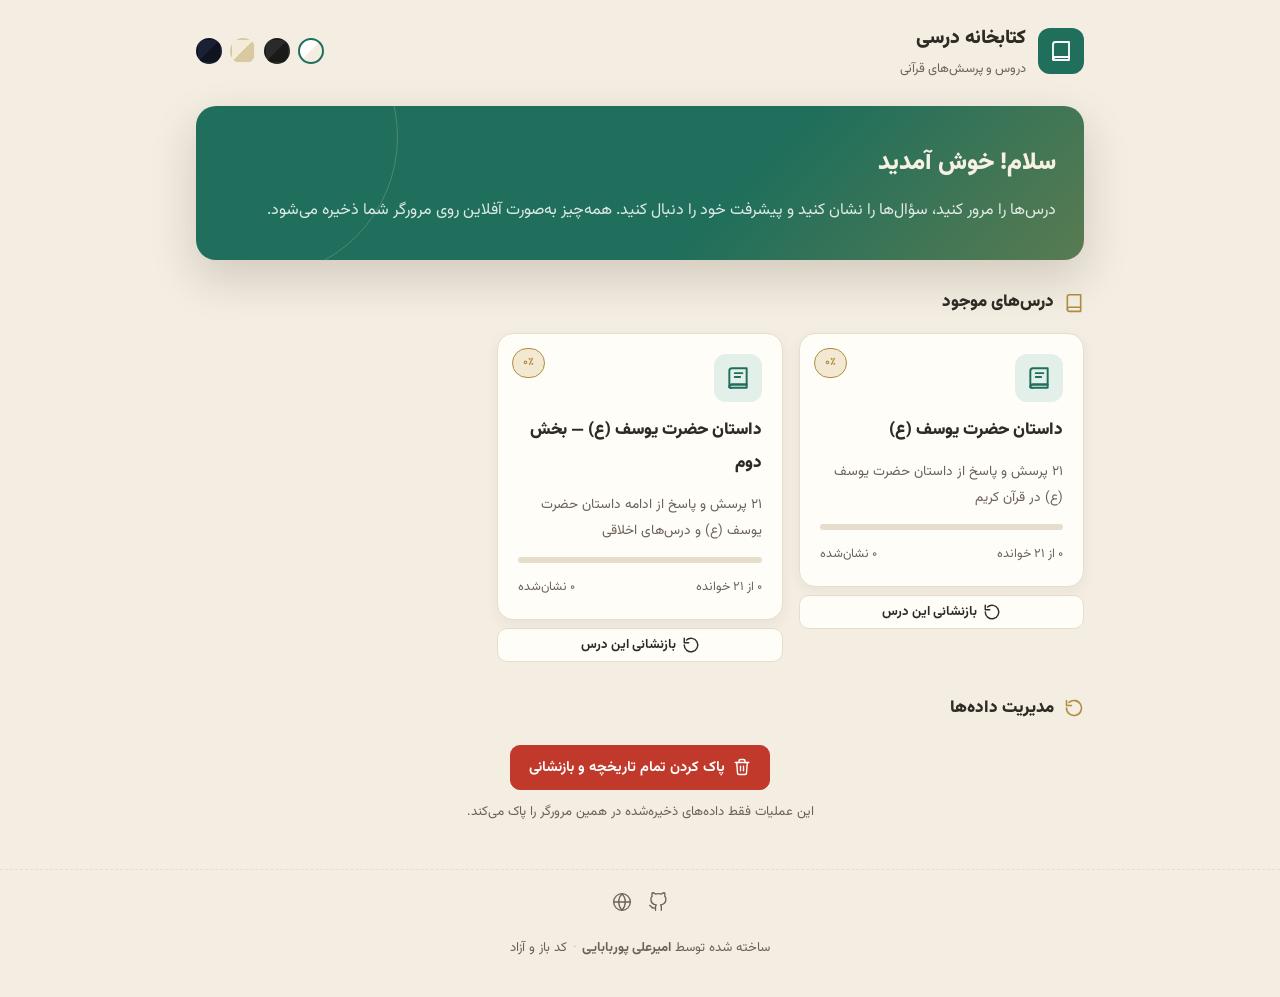
<file: index.html>
<!DOCTYPE html>
<html lang="fa" dir="rtl">
<head>
<meta charset="utf-8">
<title>در حال انتقال…</title>
<meta http-equiv="refresh" content="0; url=static/index.html">
<script>location.replace('static/index.html');</script>
</head>
<body style="font-family:system-ui,sans-serif;text-align:center;padding:40px">
<p>در حال انتقال به <a href="static/index.html">کتابخانه</a>…</p>
</body>
</html>
</file>
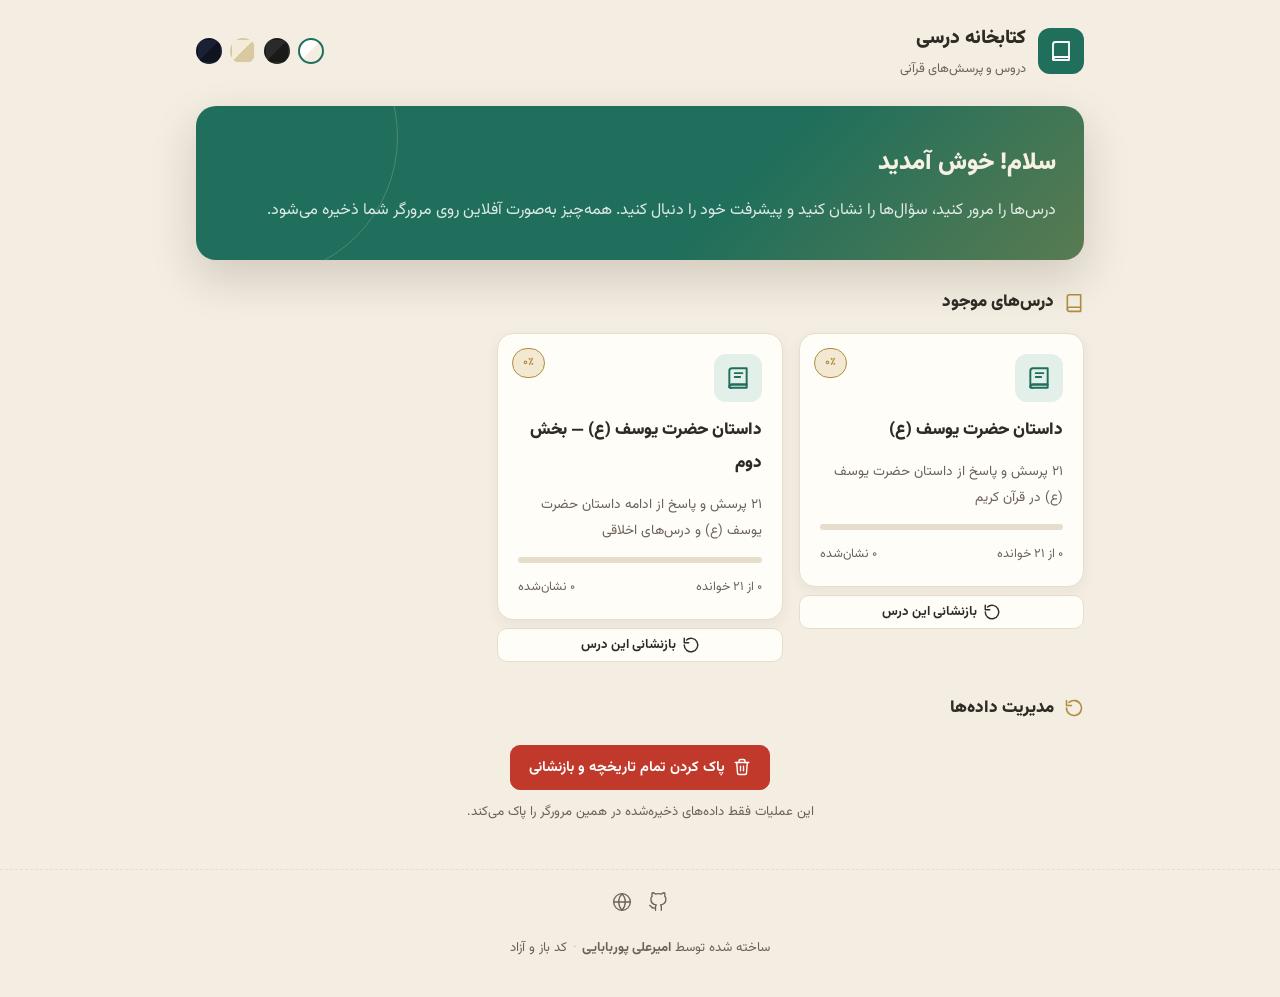
<file: static/index.html>
<!DOCTYPE html>
<html lang="fa" dir="rtl">
<head>
<meta charset="UTF-8">
<meta name="viewport" content="width=device-width, initial-scale=1.0">
<title>کتابخانه درسی — خانه</title>
<meta name="description" content="کتابخانه درسی و پرسش‌های قرآنی">
<link rel="stylesheet" href="css/fonts.css">
<link rel="stylesheet" href="css/main.css">
<link rel="stylesheet" href="css/home.css">
</head>
<body>

<div class="topbar">
  <div class="brand">
    <div class="logo">
      <svg viewBox="0 0 24 24"><path d="M4 5.5A2.5 2.5 0 0 1 6.5 3H20v15H6.5A2.5 2.5 0 0 0 4 20.5V5.5z"/><path d="M4 20.5A2.5 2.5 0 0 1 6.5 18H20v3H6.5A2.5 2.5 0 0 1 4 20.5z"/></svg>
    </div>
    <div><h1>کتابخانه درسی</h1><p>دروس و پرسش‌های قرآنی</p></div>
  </div>
  <div class="theme-switcher" role="group" aria-label="انتخاب تم">
    <button class="theme-swatch" data-theme="light" title="روشن"></button>
    <button class="theme-swatch" data-theme="dark" title="تاریک"></button>
    <button class="theme-swatch" data-theme="sepia" title="کرم"></button>
    <button class="theme-swatch" data-theme="night" title="شب"></button>
  </div>
</div>

<main class="wrap">
  <section class="hero">
    <h2>سلام! خوش آمدید</h2>
    <p>درس‌ها را مرور کنید، سؤال‌ها را نشان کنید و پیشرفت خود را دنبال کنید. همه‌چیز به‌صورت آفلاین روی مرورگر شما ذخیره می‌شود.</p>
  </section>
  <div id="continueHost"></div>
  <div class="section-h">
    <svg viewBox="0 0 24 24"><path d="M4 19.5A2.5 2.5 0 0 1 6.5 17H20"/><path d="M4 4.5A2.5 2.5 0 0 1 6.5 2H20v20H6.5A2.5 2.5 0 0 1 4 19.5v-15z"/></svg>
    درس‌های موجود
  </div>
  <div class="lesson-grid" id="lessonGrid"></div>

<div class="section-h" style="margin-top:30px">
  <svg viewBox="0 0 24 24"><path d="M3 12a9 9 0 1 0 3-6.7"/><path d="M3 3v6h6"/></svg>
  مدیریت داده‌ها
</div>
<div class="reset-tools">
  <button class="btn btn-danger" id="resetAllBtn">
    <svg viewBox="0 0 24 24"><path d="M3 6h18"/><path d="M8 6V4a2 2 0 0 1 2-2h4a2 2 0 0 1 2 2v2"/><path d="M19 6l-1 14a2 2 0 0 1-2 2H8a2 2 0 0 1-2-2L5 6"/><path d="M10 11v6M14 11v6"/></svg>
    پاک کردن تمام تاریخچه و بازنشانی
  </button>
</div>
<p style="text-align:center;color:var(--ink-muted);font-size:.82rem;margin-top:10px">
  این عملیات فقط داده‌های ذخیره‌شده در همین مرورگر را پاک می‌کند.
</p>

</main>

<footer class="site-footer">
  <div class="icons">
    <a href="https://github.com/ByteBite1391" target="_blank" rel="noopener" title="GitHub" aria-label="GitHub">
      <svg viewBox="0 0 24 24"><path d="M9 19c-5 1.5-5-2.5-7-3m14 6v-3.87a3.37 3.37 0 0 0-.94-2.61c3.14-.35 6.44-1.54 6.44-7A5.44 5.44 0 0 0 20 4.77 5.07 5.07 0 0 0 19.91 1S18.73.65 16 2.48a13.38 13.38 0 0 0-7 0C6.27.65 5.09 1 5.09 1A5.07 5.07 0 0 0 5 4.77a5.44 5.44 0 0 0-1.5 3.78c0 5.42 3.3 6.61 6.44 7A3.37 3.37 0 0 0 9 18.13V22"/></svg>
    </a>
    <a href="https://bytebite1391.github.io/Portfolio" target="_blank" rel="noopener" title="پورتفولیو" aria-label="پورتفولیو">
      <svg viewBox="0 0 24 24"><circle cx="12" cy="12" r="10"/><path d="M2 12h20M12 2a15.3 15.3 0 0 1 4 10 15.3 15.3 0 0 1-4 10 15.3 15.3 0 0 1-4-10 15.3 15.3 0 0 1 4-10z"/></svg>
    </a>
  </div>
  <p>ساخته شده توسط <strong>امیرعلی پوربابایی</strong><span class="sep">·</span>کد باز و آزاد</p>
</footer>

<script>window.LESSONS_DATA = [{"id": "lesson1", "title": "داستان حضرت یوسف (ع)", "subtitle": "نیکوترین قصه‌ها — پرسش و پاسخ قرآنی", "description": "۲۱ پرسش و پاسخ از داستان حضرت یوسف (ع) در قرآن کریم", "questions": [{"id": 1, "section": "بخش اول — مفاهیم و پرسش‌ها", "q": "داستان حضرت یوسف (ع) در قرآن کریم به عنوان «<span class=\"blank\">…………..</span> قصه‌ها» یاد شده است.", "a": "<strong>نیکوترین</strong>"}, {"id": 2, "section": null, "q": "چه کسانی در این کتاب داستان حضرت یوسف (ع) را روایت می‌کنند؟", "a": "<ul><li>لاوی، برادر حضرت یوسف</li><li>زلیخا، همسر عزیز مصر</li><li>هم‌بند حضرت یوسف در زندان</li><li>خود حضرت یوسف (ع)</li></ul>"}, {"id": 3, "section": null, "q": "علت حسادت برادران یوسف به او چه بود؟", "a": "چون یوسف از بقیه برادران زیباتر بود و رفتارش هم خیلی بهتر از رفتار آن‌ها بود."}, {"id": 4, "section": null, "q": "برادران یوسف خود را به خاطر <span class=\"blank\">…………..</span> برتر می‌دانستند، اما از نظر پدرشان کسی برتر بود که <span class=\"blank\">…………..</span> و <span class=\"blank\">…………..</span> بهتری داشته باشد.", "a": "<strong>زور بازویشان</strong> – <strong>اخلاق</strong> – <strong>رفتار</strong>"}, {"id": 5, "section": null, "q": "حسادت را تعریف کنید و بگویید انسان حسود دچار چه حالت‌هایی می‌شود؟", "a": "حسادت یعنی از دیدن نعمت‌هایی که دیگران دارند و تو نداری، دچار خشم شوی و آرزو کنی آن نعمت از دیگران گرفته شود. حتی ممکن است فرد حسود برای از بین بردن آن نعمت یا خودِ صاحب نعمت دست به کار شود."}, {"id": 6, "section": null, "q": "چرا حسادت یکی از ریشه‌های کفر است؟", "a": "زیرا فرد حسود نسبت به خدا هم خشم دارد که چرا نعمتی را به دیگری داده ولی به او نداده است و به نعمت‌هایی که خدا به خودش داده توجهی نمی‌کند."}, {"id": 7, "section": null, "q": "طبق حدیث امام صادق (ع)، ریشه‌های کفر سه چیز است: <span class=\"blank\">…………..</span> به دنیا، <span class=\"blank\">…………..</span> و <span class=\"blank\">…………..</span>", "a": "<strong>حرص</strong> – <strong>تکبر</strong> – <strong>حسادت</strong>"}, {"id": 8, "section": null, "q": "برای اینکه در دام حسادت گرفتار نشویم، چه کارهایی باید انجام دهیم؟", "a": "<ul><li>به نعمت‌هایی که خدا به ما داده خوب فکر کنیم و شکرش را به جا آوریم.</li><li>اگر نعمت‌های دیگران را می‌خواهیم، از خدا بخواهیم آن نعمت‌ها را به ما هم بدهد و برای به دست آوردنشان تلاش کنیم.</li></ul>"}, {"id": 9, "section": null, "q": "با توجه به آیه «إِنَّا هَدَیْنَاهُ السَّبِیلَ إِمَّا شَاکِراً وَ إِمَّا کَفُوراً»، آیا داشتن خانواده و محیط خوب به طور قطعی باعث درستکار شدن انسان می‌شود؟ چرا؟", "a": "خیر؛ زیرا خداوند به خود انسان حق انتخاب و اختیار داده است. انسان می‌تواند تحت تربیت پیامبران باشد اما راه نادرست و بیراهه را انتخاب کند (همان‌طور که برادران یوسف با وجود پیامبرزاده بودن، مرتکب گناه شدند)."}, {"id": 10, "section": null, "q": "نبرد عقل و حسادت در وجود برادران یوسف چگونه توصیف شده است؟", "a": "وقتی عقلشان آن‌ها را از کشتن یوسف بازمی‌داشت، با خود می‌گفتند وقت برای خوب بودن هست؛ اول یوسف را می‌کشیم، بعد از آن توبه کرده و آدم‌های خوبی می‌شویم."}, {"id": 11, "section": null, "q": "اگر انسان با حسادتش مبارزه نکند، <span class=\"blank\">…………..</span> از کار می‌افتد و <span class=\"blank\">…………..</span> فرصت پیدا می‌کند تا کارهای نادرست را در نظرش درست جلوه دهد.", "a": "<strong>عقلش</strong> – <strong>شیطان</strong>"}, {"id": 12, "section": null, "q": "پیشنهاد نهایی یکی از برادران (لاوی) برای دور کردن یوسف بدون آلوده شدن دستشان به خون او چه بود؟", "a": "او پیشنهاد کرد یوسف را در چاهی بیندازند که سر راه کاروان‌ها باشد تا کاروانی او را پیدا کند و با خود ببرد."}, {"id": 13, "section": "داستان شاهرخ ضرغام — صفحات ۲۰ و ۲۱", "q": "چه صفات اخلاقی مثبتی در وجود شاهرخ باعث شد خداوند او را از دام گناه نجات دهد؟", "a": "احترام به مادر، کمک به عمه ناتوانش، رعایت حال خانواده در غذا خوردن، دلسوزی برای فقرا و نیازمندان، و ترک مشروبات الکلی و خواندن نماز و روزه در ماه‌های محرم و رمضان."}, {"id": 14, "section": null, "q": "شاهرخ ضرغام پس از شنیدن ماجرای شهید طیب رضایی، فردای آن روز به مشهد رفت و در حرم <span class=\"blank\">…………..</span> توبه کرد.", "a": "<strong>امام رضا (ع)</strong>"}, {"id": 15, "section": "بخش احکام و توهین ممنوع — صفحات ۲۳ و ۲۴", "q": "مشاجره و بحثی که به کینه‌ورزی و تحقیر ختم شود چه حکمی دارد؟ چرا؟", "a": "حرام است؛ زیرا تحقیر مسلمان حرام می‌باشد."}, {"id": 16, "section": null, "q": "چرا ایجاد اختلاف میان مسلمانان حرام است؟", "a": "زیرا اختلاف انداختن میان مسلمانان باعث تضعیف امت اسلامی و تقویت دشمنان اسلام می‌شود."}, {"id": 17, "section": null, "q": "دلیل قرآنیِ ممنوعیت توهین به مقدسات سایر ادیان و مذاهب چیست؟", "a": "خداوند در قرآن (آیه ۱۰۸ سوره انعام) مسلمانان را از دشنام دادن به بت‌ها نهی کرده است، زیرا این کار باعث می‌شود آن‌ها نیز از روی نادانی به خدای یگانه ناسزا بگویند. بنابراین توهین به مقدسات دیگران حرام است."}, {"id": 18, "section": null, "q": "تحقیر مسلمان چه حکمی دارد؟", "a": "حرام است."}, {"id": 19, "section": null, "q": "توهین کردن به مقدسات دیگران چه حکمی دارد؟", "a": "حرام است."}, {"id": 20, "section": null, "q": "حکم ورود به مجالسی که در آن به مقدسات دیگران توهین می‌شود چیست؟", "a": "هر گونه گفتار و کردار که به دشمن بهانه دهد که بین یک مسلمان تفرقه بیندازد، گناه است."}, {"id": 21, "section": null, "q": "یکی از راه‌های در امان بودن از حسادت را بنویسید.", "a": "شکر نعمت."}]}, {"id": "lesson2", "title": "داستان حضرت یوسف (ع) — بخش دوم", "subtitle": "پرسش و پاسخ قرآنی — درس دوم", "description": "۲۱ پرسش و پاسخ از ادامه داستان حضرت یوسف (ع) و درس‌های اخلاقی", "questions": [{"id": 1, "section": "ادامه داستان حضرت یوسف (ع)", "q": "برادران یوسف برای راضی کردن پدر به فرستادن یوسف، از چه بهانه‌ای استفاده کردند؟", "a": "برادران یوسف ابتدا با شعار خیرخواهی گفتند: «پدر! چرا به ما اعتماد نمی‌کنی؟ خیرخواه او هستیم و بدش را نمی‌خواهیم.» سپس بازی کردن را بهانه قرار دادند و گفتند: «او را فردا با ما بفرست تا در چمنزار بگردد و بازی کند و ما حتماً مراقبش خواهیم بود.»"}, {"id": 2, "section": null, "q": "از رفتار برادران یوسف، چه درسی درباره‌ی افرادی که به بهانه‌ی خیرخواهی به انسان ضربه می‌زنند، می‌گیریم؟", "a": "برخی افراد با نقشه‌های دروغین، پیش‌بازی‌ها و وعده‌های خطرناک، آرزوهای انسان را به ضررش می‌کنند. این افراد به اسم خیرخواهی یا جوانی‌کردن، انسان را مشغول کارهایی می‌کنند که در نهایت به ضررش تمام می‌شود و وقتی انسان به خود می‌آید، می‌بیند چقدر ضرر کرده است."}, {"id": 3, "section": null, "q": "نگرانی حضرت یعقوب (ع) درباره‌ی فرستادن یوسف با برادرانش چه بود و برادران چگونه این نگرانی را رفع کردند؟", "a": "حضرت یعقوب به‌خاطر گرگ‌های زیاد در منطقه، نگران بود که اگر یوسف از او جدا شود و گرسنه شود، گرگی او را بخورد و حواس برادرانش نباشد. برادران برای رفع این نگرانی گفتند: «ما گروه نیرومندی هستیم. اگر با وجود ما گرگ یوسف را بخورد، خیلی برایمان بد می‌شود. پس نگران نباش و یوسف را با ما بفرست.» در نهایت پدر راضی شد."}, {"id": 4, "section": null, "q": "رفتار برادران یوسف هنگام رسیدن به چاه را در چند جمله توصیف کنید.", "a": "ابتدا یوسف فکر کرد برادرانش می‌خواهند آب بردارند، اما وقتی با رفتار خشنشان روبه‌رو شد، وحشت کرد. برادران زمان کشیدند و سرانجام یوسف را به زور از تنش درآوردند، با چاقو تهدیدش کردند، پیراهنش را گرفتند و او را در چاه انداختند. پس از آن، ناله‌های او را نشنیده گرفتند و او را تنها و هراسان در چاهی تاریک رها کردند و رفتند."}, {"id": 5, "section": null, "q": "برادران یوسف برای اینکه پدر از مرگ یوسف باخبر شود، چه نقشی ترتیب دادند؟", "a": "حیوانی را در همان صحرا به دام انداختند، آن را کشتند و خونش را روی پیراهن یوسف ریختند تا به پدر نشان دهند که گرگ یوسف را خورده است."}, {"id": 6, "section": null, "q": "وقتی در چاهِ مشکلات دنیا گرفتار می‌شویم، آن را <span class=\"blank\">………………</span> بدانی برای برقراری ارتباط با خدا. با خداوند حرف بزنی و از او <span class=\"blank\">………………</span> بخواهی. مناجات با خدا، اتصال به <span class=\"blank\">………………</span> قدرت است.", "a": "<strong>فرصت</strong> / <strong>یاری</strong> / <strong>مبدأ (سرچشمه)</strong>"}, {"id": 7, "section": null, "q": "مناجات با خدا چه سودی برای انسان در سختی‌ها دارد؟", "a": "مناجات با خدا، اتصال به مبدأ قدرت است؛ قدرت خداوندی که بر هر کاری تواناست. چنین اتصالی امیدبخش است و پیروزی به همراه دارد. یوسف با اینکه نوجوان و کم‌تجربه بود، اما امیدش را از دست نداد و باور داشت خدا در دل صحرا و عمق چاه هم با اوست."}, {"id": 8, "section": null, "q": "برادران یوسف پس از رها کردن یوسف در چاه، برای فریب دادن پدر چه کارهایی انجام دادند؟", "a": "عامدانه وقت را هدر دادند تا شب شود و تأخیرشان پدر را نگران کند. نزدیک خانه چهره‌ی غمگین به خودشان گرفتند و با شروع به اشک ریختن، به پدر گفتند: «در صحرا بودیم و داشتیم با هم مسابقه می‌دادیم. یوسف را کنار وسایلمان گذاشته بودیم. حواسمان از یوسف پرت شد؛ گرگ آمد و او را خورد.»"}, {"id": 9, "section": null, "q": "همنشینی با افراد بد چه تأثیری بر رفتار انسان دارد؟", "a": "هر که به‌طور گسترده به هم‌نشینی با افراد بد می‌پردازد، دوست دارد رفیق خودش را هم به گناهانی که خودش انجام می‌دهد، آلوده کند. او به‌دنبال توجیه‌های مختلف تلاش می‌کند تا گناهش برای خودش و دیگران راحت‌تر شود. در نتیجه، گناه به‌مرور بیشتر می‌شود و فرد آلوده به گناه می‌گردد."}, {"id": 10, "section": null, "q": "اگر برادران یوسف به خدا و تدبیر او ایمان داشتند، رفتارشان چه تغییری می‌کرد؟ (حداقل دو نمونه بیان کنید.)", "a": "<ul><li>نقشه‌چینی برای از بین بردن برادرشان را انجام نمی‌دادند، زیرا ایمان به تدبیر خدا، انسان را از خیانت و فریبکاری باز می‌دارد.</li><li>به‌جای پرتاب کردن یوسف در چاه، با او مهربانی می‌کردند و در کنارش می‌ماندند؛ زیرا ایمان به خدا، مسئولیت‌پذیری در قبال دیگران را تقویت می‌کند.</li><li>برای فریب دادن پدر، حیوان نمی‌کشتند و خون آن را روی لباس یوسف نمی‌ریختند؛ زیرا دروغ و فریب، با ایمان به خدا سازگار نیست.</li></ul>"}, {"id": 11, "section": "سیره پیامبر (ص) — صفحات ۳۴ تا ۳۶", "q": "پیامبر (ص) در مکه، چه روش‌ها و راهکارهایی برای دور کردن مردم از بت‌پرستی و خرافات به کار می‌بردند؟", "a": "پیامبر (ص) از روش‌های گوناگونی استفاده می‌کردند: گاهی با نصیحت، گاهی با مباحثه و بحث علمی، گاهی با رفاقت و دوستی، و گاهی با مدارا و تحمل رفتارهای ناپسند مردم."}, {"id": 12, "section": null, "q": "عُقبه که بود؟", "a": "عُقبه از تاجران بزرگ شهر مکه بود."}, {"id": 13, "section": null, "q": "مهربانی پیامبر (ص) در مهمانی عُقبه چه بود و چرا این کار را انجام دادند؟", "a": "پیامبر (ص) وقتی از سفر تجاری برمی‌گشت، عادت داشت بزرگترین سفره‌ی مکه را پهن کند و به همشهریانش غذا بدهد. در یکی از این مهمانی‌ها، پیامبر با فاصله از سفره نشست و دست به غذا نزد. وقتی عُقبه پرسید چرا نمی‌خورد، پیامبر گفت: «دست به غذا نمی‌زنم تا تو مسلمان شوی.» پیامبر این کار را انجام داد تا عُقبه گرسنه از سر سفره بلند نشود؛ یعنی او را دوست داشت."}, {"id": 14, "section": null, "q": "چرا عُقبه پس از مسلمان شدن، تحت فشار ابی‌جهل از دین خارج شد؟", "a": "ابی‌جهل که از دوستان صمیمی عُقبه بود، از مسلمان شدن او عصبانی شد و تهدید کرد که از او راضی نمی‌شود، مگر اینکه نزد پیامبر برود، در برابرش بایستد و آب دهانش را به صورتش بیندازد و برگردد. عُقبه چون دوست نداشت رفاقتش با ابی‌جهل آسیب ببیند، قبول کرد و این کار را انجام داد و از دین خدا برگشت."}, {"id": 15, "section": null, "q": "آیات ۲۷ تا ۲۹ سوره‌ی فرقان، چه حسرتی از عُقبه بیان می‌کنند؟", "a": "این آیات حسرت عُقبه در روز قیامت را بیان می‌کنند: «ای کاش با رسول (خدا) راه را برگزیده بودم! ای وای بر من؛ کاش فلان (شخص گمراه) را دوست خود انتخاب نکرده بودم! او مرا از یادآوری (حق) گمراه ساخت بعد از آنکه (یاد حق) به سراغ من آمده بود.» و شیطان همیشه خوار کنندۀ انسان بوده است."}, {"id": 16, "section": "آزاری مردم — صفحات ۳۷ تا ۳۹", "q": "چرا آزاری مردم در اسلام حرام است؟ (دو دلیل بیاورید.)", "a": "<ul><li>دلیل اول: سرپیچی از دستور خداست؛ زیرا خدا دوست دارد مردم در کنار هم با آرامش زندگی کنند و کسی مایه‌ی آزار دیگری نباشد.</li><li>دلیل دوم: بی‌توجهی به حقوق اجتماعی دیگران است؛ اسلام با شادی کردن مخالف نیست، اما با شادی‌هایی که حرام باشد (مثل آزاری مردم) مخالف است.</li></ul>"}, {"id": 17, "section": null, "q": "آیا اسلام با شادی کردن مخالف است؟", "a": "خیر، با شادی‌های حرام مخالف است مانند مردم آزاری در مجلس عروسی."}, {"id": 18, "section": null, "q": "سه مورد از مصادیق آزاری مردم در زندگی روزمره (مدرسه، خانه، خیابان) بیان کنید.", "a": "<ul><li>در مدرسه: حرف زدن در دست یکی از دوستان هنگام درس خواندن که باعث حواس‌پرتی و یاد نگرفتن درس می‌شود.</li><li>در ساختمان: نگه داشتن آسانسور در طبقه‌ی خود تا زمانی که کاری را انجام دهد، بدون توجه به عجله‌ی دیگران.</li><li>در خیابان: پخش ضبط‌شده‌ی آهنگ با صدای بلند از داخل ماشین که گوش همسایگان را کر می‌کند.</li></ul>"}, {"id": 19, "section": null, "q": "امام صادق (ع) در مورد افرادی که بی‌آزار هستند چه می‌فرماید؟", "a": "به خدا قسم کسانی که رستگار شدند افرادی بودند که آزارشان حتی به مورچه هم نمی‌رسید."}, {"id": 20, "section": null, "q": "خداوند در مورد اذیت کردن بنده مومن خود چه می‌فرماید؟", "a": "کسی که با بنده مومن من آزار برساند، با من اعلام جنگ کرده است."}, {"id": 21, "section": null, "q": "آیا پخش کردن صدای قرآن و اذان در مراسم مختلف اشکال دارد؟", "a": "اگر باعث آزار و اذیت همسایگان نمی‌شود مشکلی ندارد."}]}];</script>
<script src="js/main.js"></script>
<script src="js/home.js"></script>
</body>
</html>
</file>
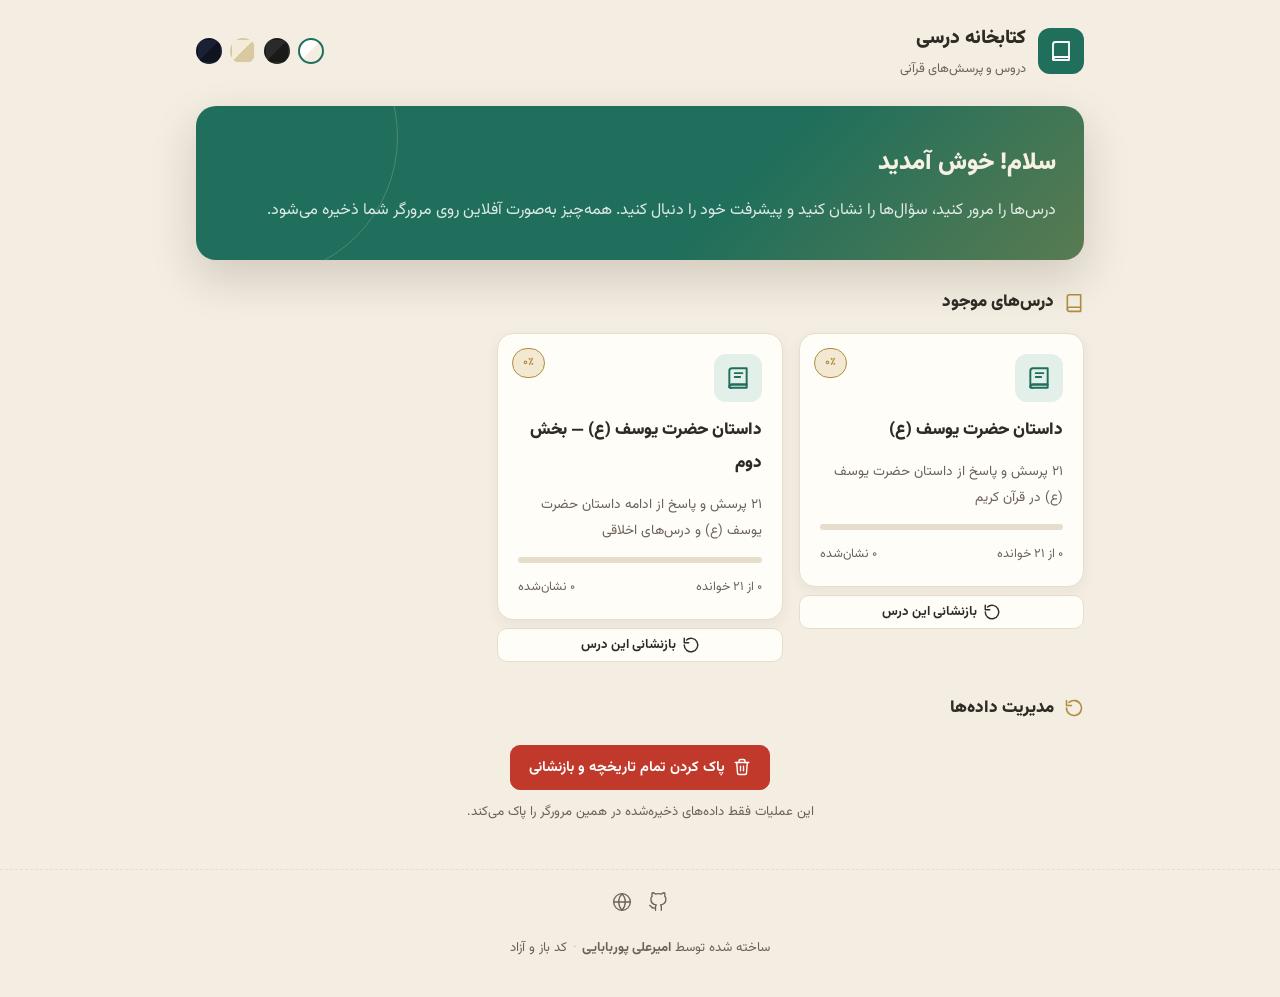
<file: static/index-offline.html>
<!DOCTYPE html>
<html lang="fa" dir="rtl">
<head>
<meta charset="UTF-8">
<meta name="viewport" content="width=device-width, initial-scale=1.0">
<title>کتابخانه درسی — خانه</title>
<meta name="description" content="کتابخانه درسی و پرسش‌های قرآنی">
<style>
/* inlined: fonts.css */
@font-face{font-family:'Vazirmatn';font-style:normal;font-weight:400;font-display:swap;src:url('[data-uri]') format('woff2');}
@font-face{font-family:'Vazirmatn';font-style:normal;font-weight:700;font-display:swap;src:url('[data-uri]') format('woff2');}
@font-face{font-family:'Vazirmatn';font-style:normal;font-weight:900;font-display:swap;src:url('[data-uri]') format('woff2');}

</style>
<style>
/* inlined: main.css */
/* === Themes === */
:root,[data-theme="light"]{
  --bg:#f3ede2;--surface:#fffdf8;--surface-2:#faf6ee;
  --ink:#2e2a24;--ink-muted:#6b6257;
  --accent:#1f6f5c;--accent-soft:#e3efe9;--accent-ink:#fff;
  --gold:#b08d3f;--gold-soft:#f3e9d2;
  --line:#e6ddcd;--shadow:0 18px 45px rgba(60,45,20,.18);
  --notebook-line:#dfe8f5;
}
[data-theme="dark"]{
  --bg:#141a18;--surface:#1c2422;--surface-2:#171e1c;
  --ink:#e9e4d8;--ink-muted:#a49b8c;
  --accent:#3fae90;--accent-soft:#1f3530;--accent-ink:#fff;
  --gold:#d4b06a;--gold-soft:#2a2418;
  --line:#2c3532;--shadow:0 18px 45px rgba(0,0,0,.5);
  --notebook-line:#22302c;
}
[data-theme="sepia"]{
  --bg:#ede0c4;--surface:#f8efd9;--surface-2:#f0e4c8;
  --ink:#3d2f1a;--ink-muted:#6e5b3a;
  --accent:#8a5a2b;--accent-soft:#e8d5a8;--accent-ink:#fff;
  --gold:#a67c2e;--gold-soft:#e8d9b2;
  --line:#d9c9a3;--shadow:0 18px 45px rgba(80,55,20,.25);
  --notebook-line:#e0d0a8;
}
[data-theme="night"]{
  --bg:#0f1420;--surface:#161d2e;--surface-2:#121828;
  --ink:#d8e0f0;--ink-muted:#8896b3;
  --accent:#6c9ef0;--accent-soft:#1e2842;--accent-ink:#fff;
  --gold:#e0a74b;--gold-soft:#2a2418;
  --line:#283350;--shadow:0 18px 45px rgba(0,0,0,.6);
  --notebook-line:#1e2842;
}

*{box-sizing:border-box}
html,body{margin:0;padding:0}
body{
  font-family:'Vazirmatn',Tahoma,sans-serif;
  background:var(--bg);color:var(--ink);
  line-height:1.95;min-height:100vh;
  transition:background .3s,color .3s;
  -webkit-font-smoothing:antialiased;
}
a{color:var(--accent);text-decoration:none}
a:hover{text-decoration:underline}
img,svg{max-width:100%}
button{font-family:inherit}

.theme-switcher{display:flex;gap:8px;align-items:center}
.theme-swatch{width:26px;height:26px;border-radius:50%;padding:0;cursor:pointer;border:2px solid transparent;transition:.2s}
.theme-swatch[data-theme="light"]{background:linear-gradient(135deg,#fff 50%,#f3ede2 50%)}
.theme-swatch[data-theme="dark"]{background:linear-gradient(135deg,#2a2a2a 50%,#1a1a1a 50%)}
.theme-swatch[data-theme="sepia"]{background:linear-gradient(135deg,#f4ecd8 50%,#d9c9a3 50%)}
.theme-swatch[data-theme="night"]{background:linear-gradient(135deg,#1a2035 50%,#0f1420 50%)}
.theme-swatch:hover{transform:scale(1.1)}
.theme-swatch.active{border-color:var(--accent);box-shadow:0 0 0 2px var(--bg)}

.wrap{max-width:920px;margin:0 auto;padding:0 16px}
.topbar{max-width:920px;margin:20px auto 24px;display:flex;justify-content:space-between;align-items:center;gap:12px;flex-wrap:wrap;padding:0 16px}
.brand{display:flex;align-items:center;gap:12px}
.brand .logo{width:46px;height:46px;border-radius:12px;background:var(--accent);color:var(--accent-ink);display:flex;align-items:center;justify-content:center;flex:0 0 auto}
.brand .logo svg{width:24px;height:24px;stroke:currentColor;fill:none;stroke-width:1.8;stroke-linecap:round;stroke-linejoin:round}
.brand h1{margin:0;font-size:1.2rem;font-weight:800}
.brand p{margin:0;font-size:.8rem;color:var(--ink-muted)}

.icon-btn{width:42px;height:42px;border-radius:12px;border:1px solid var(--line);background:var(--surface);color:var(--ink);cursor:pointer;display:inline-flex;align-items:center;justify-content:center;transition:.2s;padding:0}
.icon-btn:hover{transform:translateY(-2px);box-shadow:0 6px 16px rgba(0,0,0,.1);color:var(--accent)}
.icon-btn svg{width:20px;height:20px;stroke:currentColor;fill:none;stroke-width:1.9;stroke-linecap:round;stroke-linejoin:round}
.icon-btn.active{background:var(--accent);color:var(--accent-ink);border-color:var(--accent)}

.site-footer{text-align:center;color:var(--ink-muted);font-size:.82rem;margin-top:44px;padding:22px 16px;border-top:1px dashed var(--line)}
.site-footer .icons{display:flex;justify-content:center;gap:16px;margin-bottom:10px}
.site-footer .icons a{color:var(--ink-muted);transition:.2s}
.site-footer .icons a:hover{color:var(--accent)}
.site-footer .icons svg{width:20px;height:20px;stroke:currentColor;fill:none;stroke-width:1.6;stroke-linecap:round;stroke-linejoin:round}
.site-footer .sep{margin:0 6px;opacity:.4}

.btn{display:inline-flex;align-items:center;gap:8px;padding:10px 18px;border-radius:10px;border:1px solid var(--line);background:var(--surface);color:var(--ink);cursor:pointer;font-weight:700;font-size:.9rem;transition:.2s}
.btn:hover{border-color:var(--accent);color:var(--accent);text-decoration:none}
.btn-primary{background:var(--accent);color:var(--accent-ink);border-color:var(--accent)}
.btn-primary:hover{color:var(--accent-ink);filter:brightness(1.08)}
.btn svg{width:18px;height:18px;stroke:currentColor;fill:none;stroke-width:1.9;stroke-linecap:round;stroke-linejoin:round}

.progress-track{height:6px;background:var(--line);border-radius:999px;overflow:hidden}
.progress-track span{display:block;height:100%;background:linear-gradient(90deg,var(--accent),var(--gold));transition:width .4s;border-radius:999px}

@media print{
  body{background:#fff;color:#000;padding:0}
  .topbar,.site-footer,.toolbar,.fab,.progress-bar,.page-nav,.page-dots,.theme-switcher{display:none!important}
  .book-stage{display:block!important}
  .book-page{position:static!important;opacity:1!important;visibility:visible!important;transform:none!important;animation:none!important;page-break-after:always;margin-bottom:20px;display:block!important;grid-area:auto!important}
  .notebook{background:#fff!important;background-image:none!important}
  .question-card{box-shadow:none;border:1px solid #ccc;break-inside:avoid}
}

/* === Danger button + reset modal === */
.btn-danger{background:#c0392b;color:#fff;border-color:#c0392b}
.btn-danger:hover{color:#fff;filter:brightness(1.1);border-color:#c0392b}
.btn-danger svg{stroke:currentColor}

.modal-overlay{
  position:fixed;inset:0;background:rgba(0,0,0,.55);display:none;
  align-items:center;justify-content:center;z-index:200;padding:16px;
}
.modal-overlay.show{display:flex}
.modal{
  background:var(--surface);border-radius:18px;max-width:440px;width:100%;
  padding:24px;box-shadow:0 24px 60px rgba(0,0,0,.4);border:1px solid var(--line);
}
.modal h3{margin:0 0 10px;display:flex;align-items:center;gap:10px;font-size:1.05rem}
.modal h3 svg{width:22px;height:22px;stroke:var(--gold);fill:none;stroke-width:2;stroke-linecap:round;stroke-linejoin:round}
.modal p{color:var(--ink-muted);font-size:.9rem;margin:0 0 18px;line-height:1.8}
.modal-actions{display:flex;gap:10px;flex-wrap:wrap;justify-content:flex-start}

.reset-tools{display:flex;gap:10px;flex-wrap:wrap;justify-content:center;margin-top:20px}

.lesson-card-wrap{position:relative;display:flex;flex-direction:column}
.lesson-card-wrap .lesson-reset-btn{
  margin-top:8px;justify-content:center;font-size:.82rem;padding:6px 10px;
  display:inline-flex;align-items:center;gap:6px;
}

</style>
<style>
/* inlined: home.css */
/* === Home === */
.hero{background:linear-gradient(135deg,var(--accent) 0%,var(--accent) 60%,var(--gold) 160%);color:#f6f1e3;border-radius:20px;padding:34px 28px;margin-bottom:26px;box-shadow:var(--shadow);position:relative;overflow:hidden}
.hero::after{content:"";position:absolute;width:280px;height:280px;border:1px solid rgba(243,233,210,.2);border-radius:50%;top:-110px;left:-80px;pointer-events:none}
.hero h2{margin:0 0 8px;font-size:1.5rem;font-weight:800;position:relative;z-index:1}
.hero p{margin:0;color:rgba(255,255,255,.85);position:relative;z-index:1}
.section-h{display:flex;align-items:center;gap:10px;margin:26px 0 14px;font-weight:800;font-size:1.05rem}
.section-h svg{width:20px;height:20px;stroke:var(--gold);fill:none;stroke-width:1.9;stroke-linecap:round;stroke-linejoin:round}
.lesson-grid{display:grid;grid-template-columns:repeat(auto-fill,minmax(260px,1fr));gap:16px}
.lesson-card{background:var(--surface);border:1px solid var(--line);border-radius:16px;padding:20px;box-shadow:0 4px 14px rgba(80,60,30,.06);transition:.25s;display:flex;flex-direction:column;gap:12px;position:relative;color:inherit}
.lesson-card:hover{transform:translateY(-4px);box-shadow:0 12px 28px rgba(80,60,30,.14);border-color:var(--accent);text-decoration:none}
.lesson-card .cover{width:48px;height:48px;border-radius:12px;background:var(--accent-soft);display:flex;align-items:center;justify-content:center}
.lesson-card .cover svg{width:26px;height:26px;stroke:var(--accent);fill:none;stroke-width:1.8;stroke-linecap:round;stroke-linejoin:round}
.lesson-card h3{margin:0;font-size:1.05rem;font-weight:800}
.lesson-card p{margin:0;font-size:.85rem;color:var(--ink-muted)}
.lesson-card .badge{position:absolute;top:14px;left:14px;font-size:.7rem;font-weight:700;background:var(--gold-soft);color:var(--gold);padding:3px 10px;border-radius:999px;border:1px solid var(--gold)}
.lesson-card .meta{font-size:.78rem;color:var(--ink-muted);display:flex;justify-content:space-between}
.continue-card{border:2px dashed var(--gold);background:var(--gold-soft)}
.continue-card:hover{border-color:var(--gold)}

/* === Danger button + reset modal === */
.btn-danger{background:#c0392b;color:#fff;border-color:#c0392b}
.btn-danger:hover{color:#fff;filter:brightness(1.1);border-color:#c0392b}
.btn-danger svg{stroke:currentColor}

.modal-overlay{
  position:fixed;inset:0;background:rgba(0,0,0,.55);display:none;
  align-items:center;justify-content:center;z-index:200;padding:16px;
}
.modal-overlay.show{display:flex}
.modal{
  background:var(--surface);border-radius:18px;max-width:440px;width:100%;
  padding:24px;box-shadow:0 24px 60px rgba(0,0,0,.4);border:1px solid var(--line);
}
.modal h3{margin:0 0 10px;display:flex;align-items:center;gap:10px;font-size:1.05rem}
.modal h3 svg{width:22px;height:22px;stroke:var(--gold);fill:none;stroke-width:2;stroke-linecap:round;stroke-linejoin:round}
.modal p{color:var(--ink-muted);font-size:.9rem;margin:0 0 18px;line-height:1.8}
.modal-actions{display:flex;gap:10px;flex-wrap:wrap;justify-content:flex-start}

.reset-tools{display:flex;gap:10px;flex-wrap:wrap;justify-content:center;margin-top:20px}

.lesson-card-wrap{position:relative;display:flex;flex-direction:column}
.lesson-card-wrap .lesson-reset-btn{
  margin-top:8px;justify-content:center;font-size:.82rem;padding:6px 10px;
  display:inline-flex;align-items:center;gap:6px;
}

</style>
</head>
<body>

<div class="topbar">
  <div class="brand">
    <div class="logo">
      <svg viewBox="0 0 24 24"><path d="M4 5.5A2.5 2.5 0 0 1 6.5 3H20v15H6.5A2.5 2.5 0 0 0 4 20.5V5.5z"/><path d="M4 20.5A2.5 2.5 0 0 1 6.5 18H20v3H6.5A2.5 2.5 0 0 1 4 20.5z"/></svg>
    </div>
    <div><h1>کتابخانه درسی</h1><p>دروس و پرسش‌های قرآنی</p></div>
  </div>
  <div class="theme-switcher" role="group" aria-label="انتخاب تم">
    <button class="theme-swatch" data-theme="light" title="روشن"></button>
    <button class="theme-swatch" data-theme="dark" title="تاریک"></button>
    <button class="theme-swatch" data-theme="sepia" title="کرم"></button>
    <button class="theme-swatch" data-theme="night" title="شب"></button>
  </div>
</div>

<main class="wrap">
  <section class="hero">
    <h2>سلام! خوش آمدید</h2>
    <p>درس‌ها را مرور کنید، سؤال‌ها را نشان کنید و پیشرفت خود را دنبال کنید. همه‌چیز به‌صورت آفلاین روی مرورگر شما ذخیره می‌شود.</p>
  </section>
  <div id="continueHost"></div>
  <div class="section-h">
    <svg viewBox="0 0 24 24"><path d="M4 19.5A2.5 2.5 0 0 1 6.5 17H20"/><path d="M4 4.5A2.5 2.5 0 0 1 6.5 2H20v20H6.5A2.5 2.5 0 0 1 4 19.5v-15z"/></svg>
    درس‌های موجود
  </div>
  <div class="lesson-grid" id="lessonGrid"></div>

<div class="section-h" style="margin-top:30px">
  <svg viewBox="0 0 24 24"><path d="M3 12a9 9 0 1 0 3-6.7"/><path d="M3 3v6h6"/></svg>
  مدیریت داده‌ها
</div>
<div class="reset-tools">
  <button class="btn btn-danger" id="resetAllBtn">
    <svg viewBox="0 0 24 24"><path d="M3 6h18"/><path d="M8 6V4a2 2 0 0 1 2-2h4a2 2 0 0 1 2 2v2"/><path d="M19 6l-1 14a2 2 0 0 1-2 2H8a2 2 0 0 1-2-2L5 6"/><path d="M10 11v6M14 11v6"/></svg>
    پاک کردن تمام تاریخچه و بازنشانی
  </button>
</div>
<p style="text-align:center;color:var(--ink-muted);font-size:.82rem;margin-top:10px">
  این عملیات فقط داده‌های ذخیره‌شده در همین مرورگر را پاک می‌کند.
</p>

</main>

<footer class="site-footer">
  <div class="icons">
    <a href="https://github.com/ByteBite1391" target="_blank" rel="noopener" title="GitHub" aria-label="GitHub">
      <svg viewBox="0 0 24 24"><path d="M9 19c-5 1.5-5-2.5-7-3m14 6v-3.87a3.37 3.37 0 0 0-.94-2.61c3.14-.35 6.44-1.54 6.44-7A5.44 5.44 0 0 0 20 4.77 5.07 5.07 0 0 0 19.91 1S18.73.65 16 2.48a13.38 13.38 0 0 0-7 0C6.27.65 5.09 1 5.09 1A5.07 5.07 0 0 0 5 4.77a5.44 5.44 0 0 0-1.5 3.78c0 5.42 3.3 6.61 6.44 7A3.37 3.37 0 0 0 9 18.13V22"/></svg>
    </a>
    <a href="https://bytebite1391.github.io/Portfolio" target="_blank" rel="noopener" title="پورتفولیو" aria-label="پورتفولیو">
      <svg viewBox="0 0 24 24"><circle cx="12" cy="12" r="10"/><path d="M2 12h20M12 2a15.3 15.3 0 0 1 4 10 15.3 15.3 0 0 1-4 10 15.3 15.3 0 0 1-4-10 15.3 15.3 0 0 1 4-10z"/></svg>
    </a>
  </div>
  <p>ساخته شده توسط <strong>امیرعلی پوربابایی</strong><span class="sep">·</span>کد باز و آزاد</p>
</footer>

<script>window.LESSONS_DATA = [{"id": "lesson1", "title": "داستان حضرت یوسف (ع)", "subtitle": "نیکوترین قصه‌ها — پرسش و پاسخ قرآنی", "description": "۲۱ پرسش و پاسخ از داستان حضرت یوسف (ع) در قرآن کریم", "questions": [{"id": 1, "section": "بخش اول — مفاهیم و پرسش‌ها", "q": "داستان حضرت یوسف (ع) در قرآن کریم به عنوان «<span class=\"blank\">…………..</span> قصه‌ها» یاد شده است.", "a": "<strong>نیکوترین</strong>"}, {"id": 2, "section": null, "q": "چه کسانی در این کتاب داستان حضرت یوسف (ع) را روایت می‌کنند؟", "a": "<ul><li>لاوی، برادر حضرت یوسف</li><li>زلیخا، همسر عزیز مصر</li><li>هم‌بند حضرت یوسف در زندان</li><li>خود حضرت یوسف (ع)</li></ul>"}, {"id": 3, "section": null, "q": "علت حسادت برادران یوسف به او چه بود؟", "a": "چون یوسف از بقیه برادران زیباتر بود و رفتارش هم خیلی بهتر از رفتار آن‌ها بود."}, {"id": 4, "section": null, "q": "برادران یوسف خود را به خاطر <span class=\"blank\">…………..</span> برتر می‌دانستند، اما از نظر پدرشان کسی برتر بود که <span class=\"blank\">…………..</span> و <span class=\"blank\">…………..</span> بهتری داشته باشد.", "a": "<strong>زور بازویشان</strong> – <strong>اخلاق</strong> – <strong>رفتار</strong>"}, {"id": 5, "section": null, "q": "حسادت را تعریف کنید و بگویید انسان حسود دچار چه حالت‌هایی می‌شود؟", "a": "حسادت یعنی از دیدن نعمت‌هایی که دیگران دارند و تو نداری، دچار خشم شوی و آرزو کنی آن نعمت از دیگران گرفته شود. حتی ممکن است فرد حسود برای از بین بردن آن نعمت یا خودِ صاحب نعمت دست به کار شود."}, {"id": 6, "section": null, "q": "چرا حسادت یکی از ریشه‌های کفر است؟", "a": "زیرا فرد حسود نسبت به خدا هم خشم دارد که چرا نعمتی را به دیگری داده ولی به او نداده است و به نعمت‌هایی که خدا به خودش داده توجهی نمی‌کند."}, {"id": 7, "section": null, "q": "طبق حدیث امام صادق (ع)، ریشه‌های کفر سه چیز است: <span class=\"blank\">…………..</span> به دنیا، <span class=\"blank\">…………..</span> و <span class=\"blank\">…………..</span>", "a": "<strong>حرص</strong> – <strong>تکبر</strong> – <strong>حسادت</strong>"}, {"id": 8, "section": null, "q": "برای اینکه در دام حسادت گرفتار نشویم، چه کارهایی باید انجام دهیم؟", "a": "<ul><li>به نعمت‌هایی که خدا به ما داده خوب فکر کنیم و شکرش را به جا آوریم.</li><li>اگر نعمت‌های دیگران را می‌خواهیم، از خدا بخواهیم آن نعمت‌ها را به ما هم بدهد و برای به دست آوردنشان تلاش کنیم.</li></ul>"}, {"id": 9, "section": null, "q": "با توجه به آیه «إِنَّا هَدَیْنَاهُ السَّبِیلَ إِمَّا شَاکِراً وَ إِمَّا کَفُوراً»، آیا داشتن خانواده و محیط خوب به طور قطعی باعث درستکار شدن انسان می‌شود؟ چرا؟", "a": "خیر؛ زیرا خداوند به خود انسان حق انتخاب و اختیار داده است. انسان می‌تواند تحت تربیت پیامبران باشد اما راه نادرست و بیراهه را انتخاب کند (همان‌طور که برادران یوسف با وجود پیامبرزاده بودن، مرتکب گناه شدند)."}, {"id": 10, "section": null, "q": "نبرد عقل و حسادت در وجود برادران یوسف چگونه توصیف شده است؟", "a": "وقتی عقلشان آن‌ها را از کشتن یوسف بازمی‌داشت، با خود می‌گفتند وقت برای خوب بودن هست؛ اول یوسف را می‌کشیم، بعد از آن توبه کرده و آدم‌های خوبی می‌شویم."}, {"id": 11, "section": null, "q": "اگر انسان با حسادتش مبارزه نکند، <span class=\"blank\">…………..</span> از کار می‌افتد و <span class=\"blank\">…………..</span> فرصت پیدا می‌کند تا کارهای نادرست را در نظرش درست جلوه دهد.", "a": "<strong>عقلش</strong> – <strong>شیطان</strong>"}, {"id": 12, "section": null, "q": "پیشنهاد نهایی یکی از برادران (لاوی) برای دور کردن یوسف بدون آلوده شدن دستشان به خون او چه بود؟", "a": "او پیشنهاد کرد یوسف را در چاهی بیندازند که سر راه کاروان‌ها باشد تا کاروانی او را پیدا کند و با خود ببرد."}, {"id": 13, "section": "داستان شاهرخ ضرغام — صفحات ۲۰ و ۲۱", "q": "چه صفات اخلاقی مثبتی در وجود شاهرخ باعث شد خداوند او را از دام گناه نجات دهد؟", "a": "احترام به مادر، کمک به عمه ناتوانش، رعایت حال خانواده در غذا خوردن، دلسوزی برای فقرا و نیازمندان، و ترک مشروبات الکلی و خواندن نماز و روزه در ماه‌های محرم و رمضان."}, {"id": 14, "section": null, "q": "شاهرخ ضرغام پس از شنیدن ماجرای شهید طیب رضایی، فردای آن روز به مشهد رفت و در حرم <span class=\"blank\">…………..</span> توبه کرد.", "a": "<strong>امام رضا (ع)</strong>"}, {"id": 15, "section": "بخش احکام و توهین ممنوع — صفحات ۲۳ و ۲۴", "q": "مشاجره و بحثی که به کینه‌ورزی و تحقیر ختم شود چه حکمی دارد؟ چرا؟", "a": "حرام است؛ زیرا تحقیر مسلمان حرام می‌باشد."}, {"id": 16, "section": null, "q": "چرا ایجاد اختلاف میان مسلمانان حرام است؟", "a": "زیرا اختلاف انداختن میان مسلمانان باعث تضعیف امت اسلامی و تقویت دشمنان اسلام می‌شود."}, {"id": 17, "section": null, "q": "دلیل قرآنیِ ممنوعیت توهین به مقدسات سایر ادیان و مذاهب چیست؟", "a": "خداوند در قرآن (آیه ۱۰۸ سوره انعام) مسلمانان را از دشنام دادن به بت‌ها نهی کرده است، زیرا این کار باعث می‌شود آن‌ها نیز از روی نادانی به خدای یگانه ناسزا بگویند. بنابراین توهین به مقدسات دیگران حرام است."}, {"id": 18, "section": null, "q": "تحقیر مسلمان چه حکمی دارد؟", "a": "حرام است."}, {"id": 19, "section": null, "q": "توهین کردن به مقدسات دیگران چه حکمی دارد؟", "a": "حرام است."}, {"id": 20, "section": null, "q": "حکم ورود به مجالسی که در آن به مقدسات دیگران توهین می‌شود چیست؟", "a": "هر گونه گفتار و کردار که به دشمن بهانه دهد که بین یک مسلمان تفرقه بیندازد، گناه است."}, {"id": 21, "section": null, "q": "یکی از راه‌های در امان بودن از حسادت را بنویسید.", "a": "شکر نعمت."}]}, {"id": "lesson2", "title": "داستان حضرت یوسف (ع) — بخش دوم", "subtitle": "پرسش و پاسخ قرآنی — درس دوم", "description": "۲۱ پرسش و پاسخ از ادامه داستان حضرت یوسف (ع) و درس‌های اخلاقی", "questions": [{"id": 1, "section": "ادامه داستان حضرت یوسف (ع)", "q": "برادران یوسف برای راضی کردن پدر به فرستادن یوسف، از چه بهانه‌ای استفاده کردند؟", "a": "برادران یوسف ابتدا با شعار خیرخواهی گفتند: «پدر! چرا به ما اعتماد نمی‌کنی؟ خیرخواه او هستیم و بدش را نمی‌خواهیم.» سپس بازی کردن را بهانه قرار دادند و گفتند: «او را فردا با ما بفرست تا در چمنزار بگردد و بازی کند و ما حتماً مراقبش خواهیم بود.»"}, {"id": 2, "section": null, "q": "از رفتار برادران یوسف، چه درسی درباره‌ی افرادی که به بهانه‌ی خیرخواهی به انسان ضربه می‌زنند، می‌گیریم؟", "a": "برخی افراد با نقشه‌های دروغین، پیش‌بازی‌ها و وعده‌های خطرناک، آرزوهای انسان را به ضررش می‌کنند. این افراد به اسم خیرخواهی یا جوانی‌کردن، انسان را مشغول کارهایی می‌کنند که در نهایت به ضررش تمام می‌شود و وقتی انسان به خود می‌آید، می‌بیند چقدر ضرر کرده است."}, {"id": 3, "section": null, "q": "نگرانی حضرت یعقوب (ع) درباره‌ی فرستادن یوسف با برادرانش چه بود و برادران چگونه این نگرانی را رفع کردند؟", "a": "حضرت یعقوب به‌خاطر گرگ‌های زیاد در منطقه، نگران بود که اگر یوسف از او جدا شود و گرسنه شود، گرگی او را بخورد و حواس برادرانش نباشد. برادران برای رفع این نگرانی گفتند: «ما گروه نیرومندی هستیم. اگر با وجود ما گرگ یوسف را بخورد، خیلی برایمان بد می‌شود. پس نگران نباش و یوسف را با ما بفرست.» در نهایت پدر راضی شد."}, {"id": 4, "section": null, "q": "رفتار برادران یوسف هنگام رسیدن به چاه را در چند جمله توصیف کنید.", "a": "ابتدا یوسف فکر کرد برادرانش می‌خواهند آب بردارند، اما وقتی با رفتار خشنشان روبه‌رو شد، وحشت کرد. برادران زمان کشیدند و سرانجام یوسف را به زور از تنش درآوردند، با چاقو تهدیدش کردند، پیراهنش را گرفتند و او را در چاه انداختند. پس از آن، ناله‌های او را نشنیده گرفتند و او را تنها و هراسان در چاهی تاریک رها کردند و رفتند."}, {"id": 5, "section": null, "q": "برادران یوسف برای اینکه پدر از مرگ یوسف باخبر شود، چه نقشی ترتیب دادند؟", "a": "حیوانی را در همان صحرا به دام انداختند، آن را کشتند و خونش را روی پیراهن یوسف ریختند تا به پدر نشان دهند که گرگ یوسف را خورده است."}, {"id": 6, "section": null, "q": "وقتی در چاهِ مشکلات دنیا گرفتار می‌شویم، آن را <span class=\"blank\">………………</span> بدانی برای برقراری ارتباط با خدا. با خداوند حرف بزنی و از او <span class=\"blank\">………………</span> بخواهی. مناجات با خدا، اتصال به <span class=\"blank\">………………</span> قدرت است.", "a": "<strong>فرصت</strong> / <strong>یاری</strong> / <strong>مبدأ (سرچشمه)</strong>"}, {"id": 7, "section": null, "q": "مناجات با خدا چه سودی برای انسان در سختی‌ها دارد؟", "a": "مناجات با خدا، اتصال به مبدأ قدرت است؛ قدرت خداوندی که بر هر کاری تواناست. چنین اتصالی امیدبخش است و پیروزی به همراه دارد. یوسف با اینکه نوجوان و کم‌تجربه بود، اما امیدش را از دست نداد و باور داشت خدا در دل صحرا و عمق چاه هم با اوست."}, {"id": 8, "section": null, "q": "برادران یوسف پس از رها کردن یوسف در چاه، برای فریب دادن پدر چه کارهایی انجام دادند؟", "a": "عامدانه وقت را هدر دادند تا شب شود و تأخیرشان پدر را نگران کند. نزدیک خانه چهره‌ی غمگین به خودشان گرفتند و با شروع به اشک ریختن، به پدر گفتند: «در صحرا بودیم و داشتیم با هم مسابقه می‌دادیم. یوسف را کنار وسایلمان گذاشته بودیم. حواسمان از یوسف پرت شد؛ گرگ آمد و او را خورد.»"}, {"id": 9, "section": null, "q": "همنشینی با افراد بد چه تأثیری بر رفتار انسان دارد؟", "a": "هر که به‌طور گسترده به هم‌نشینی با افراد بد می‌پردازد، دوست دارد رفیق خودش را هم به گناهانی که خودش انجام می‌دهد، آلوده کند. او به‌دنبال توجیه‌های مختلف تلاش می‌کند تا گناهش برای خودش و دیگران راحت‌تر شود. در نتیجه، گناه به‌مرور بیشتر می‌شود و فرد آلوده به گناه می‌گردد."}, {"id": 10, "section": null, "q": "اگر برادران یوسف به خدا و تدبیر او ایمان داشتند، رفتارشان چه تغییری می‌کرد؟ (حداقل دو نمونه بیان کنید.)", "a": "<ul><li>نقشه‌چینی برای از بین بردن برادرشان را انجام نمی‌دادند، زیرا ایمان به تدبیر خدا، انسان را از خیانت و فریبکاری باز می‌دارد.</li><li>به‌جای پرتاب کردن یوسف در چاه، با او مهربانی می‌کردند و در کنارش می‌ماندند؛ زیرا ایمان به خدا، مسئولیت‌پذیری در قبال دیگران را تقویت می‌کند.</li><li>برای فریب دادن پدر، حیوان نمی‌کشتند و خون آن را روی لباس یوسف نمی‌ریختند؛ زیرا دروغ و فریب، با ایمان به خدا سازگار نیست.</li></ul>"}, {"id": 11, "section": "سیره پیامبر (ص) — صفحات ۳۴ تا ۳۶", "q": "پیامبر (ص) در مکه، چه روش‌ها و راهکارهایی برای دور کردن مردم از بت‌پرستی و خرافات به کار می‌بردند؟", "a": "پیامبر (ص) از روش‌های گوناگونی استفاده می‌کردند: گاهی با نصیحت، گاهی با مباحثه و بحث علمی، گاهی با رفاقت و دوستی، و گاهی با مدارا و تحمل رفتارهای ناپسند مردم."}, {"id": 12, "section": null, "q": "عُقبه که بود؟", "a": "عُقبه از تاجران بزرگ شهر مکه بود."}, {"id": 13, "section": null, "q": "مهربانی پیامبر (ص) در مهمانی عُقبه چه بود و چرا این کار را انجام دادند؟", "a": "پیامبر (ص) وقتی از سفر تجاری برمی‌گشت، عادت داشت بزرگترین سفره‌ی مکه را پهن کند و به همشهریانش غذا بدهد. در یکی از این مهمانی‌ها، پیامبر با فاصله از سفره نشست و دست به غذا نزد. وقتی عُقبه پرسید چرا نمی‌خورد، پیامبر گفت: «دست به غذا نمی‌زنم تا تو مسلمان شوی.» پیامبر این کار را انجام داد تا عُقبه گرسنه از سر سفره بلند نشود؛ یعنی او را دوست داشت."}, {"id": 14, "section": null, "q": "چرا عُقبه پس از مسلمان شدن، تحت فشار ابی‌جهل از دین خارج شد؟", "a": "ابی‌جهل که از دوستان صمیمی عُقبه بود، از مسلمان شدن او عصبانی شد و تهدید کرد که از او راضی نمی‌شود، مگر اینکه نزد پیامبر برود، در برابرش بایستد و آب دهانش را به صورتش بیندازد و برگردد. عُقبه چون دوست نداشت رفاقتش با ابی‌جهل آسیب ببیند، قبول کرد و این کار را انجام داد و از دین خدا برگشت."}, {"id": 15, "section": null, "q": "آیات ۲۷ تا ۲۹ سوره‌ی فرقان، چه حسرتی از عُقبه بیان می‌کنند؟", "a": "این آیات حسرت عُقبه در روز قیامت را بیان می‌کنند: «ای کاش با رسول (خدا) راه را برگزیده بودم! ای وای بر من؛ کاش فلان (شخص گمراه) را دوست خود انتخاب نکرده بودم! او مرا از یادآوری (حق) گمراه ساخت بعد از آنکه (یاد حق) به سراغ من آمده بود.» و شیطان همیشه خوار کنندۀ انسان بوده است."}, {"id": 16, "section": "آزاری مردم — صفحات ۳۷ تا ۳۹", "q": "چرا آزاری مردم در اسلام حرام است؟ (دو دلیل بیاورید.)", "a": "<ul><li>دلیل اول: سرپیچی از دستور خداست؛ زیرا خدا دوست دارد مردم در کنار هم با آرامش زندگی کنند و کسی مایه‌ی آزار دیگری نباشد.</li><li>دلیل دوم: بی‌توجهی به حقوق اجتماعی دیگران است؛ اسلام با شادی کردن مخالف نیست، اما با شادی‌هایی که حرام باشد (مثل آزاری مردم) مخالف است.</li></ul>"}, {"id": 17, "section": null, "q": "آیا اسلام با شادی کردن مخالف است؟", "a": "خیر، با شادی‌های حرام مخالف است مانند مردم آزاری در مجلس عروسی."}, {"id": 18, "section": null, "q": "سه مورد از مصادیق آزاری مردم در زندگی روزمره (مدرسه، خانه، خیابان) بیان کنید.", "a": "<ul><li>در مدرسه: حرف زدن در دست یکی از دوستان هنگام درس خواندن که باعث حواس‌پرتی و یاد نگرفتن درس می‌شود.</li><li>در ساختمان: نگه داشتن آسانسور در طبقه‌ی خود تا زمانی که کاری را انجام دهد، بدون توجه به عجله‌ی دیگران.</li><li>در خیابان: پخش ضبط‌شده‌ی آهنگ با صدای بلند از داخل ماشین که گوش همسایگان را کر می‌کند.</li></ul>"}, {"id": 19, "section": null, "q": "امام صادق (ع) در مورد افرادی که بی‌آزار هستند چه می‌فرماید؟", "a": "به خدا قسم کسانی که رستگار شدند افرادی بودند که آزارشان حتی به مورچه هم نمی‌رسید."}, {"id": 20, "section": null, "q": "خداوند در مورد اذیت کردن بنده مومن خود چه می‌فرماید؟", "a": "کسی که با بنده مومن من آزار برساند، با من اعلام جنگ کرده است."}, {"id": 21, "section": null, "q": "آیا پخش کردن صدای قرآن و اذان در مراسم مختلف اشکال دارد؟", "a": "اگر باعث آزار و اذیت همسایگان نمی‌شود مشکلی ندارد."}]}];</script>
<script>
/* inlined: main.js */
(function(){
'use strict';
const THEME_KEY='lib_theme';
const THEMES=['light','dark','sepia','night'];
function applyTheme(t){
  if(!THEMES.includes(t))t='light';
  document.documentElement.setAttribute('data-theme',t);
  try{localStorage.setItem(THEME_KEY,t);}catch(e){}
  document.querySelectorAll('.theme-swatch').forEach(el=>{
    el.classList.toggle('active', el.dataset.theme===t);
  });
}
function currentTheme(){try{return localStorage.getItem(THEME_KEY)||'light';}catch(e){return 'light';}}
function bindThemeSwitcher(){
  document.querySelectorAll('.theme-swatch').forEach(el=>{
    el.addEventListener('click',()=>applyTheme(el.dataset.theme));
  });
}
function toFa(n){return String(n).replace(/\d/g,d=>'۰۱۲۳۴۵۶۷۸۹'[d]);}

function clearLessonData(lessonId){
  const keys = [
    'seen_' + lessonId,
    'marked_' + lessonId,
    'book_page_' + lessonId,
    'lib_view_' + lessonId
  ];
  keys.forEach(k => { try{ localStorage.removeItem(k); }catch(e){} });
}
function clearAllData(keepTheme){
  try{
    const theme = keepTheme ? localStorage.getItem('lib_theme') : null;
    localStorage.clear();
    if(theme) localStorage.setItem('lib_theme', theme);
  }catch(e){}
}
window.LibReset = { clearLessonData, clearAllData };

window.LibTheme={applyTheme,currentTheme,bindThemeSwitcher,toFa,THEMES};
document.addEventListener('DOMContentLoaded',()=>{
  applyTheme(currentTheme());
  bindThemeSwitcher();
});
})();

</script>
<script>
/* inlined: home.js */
(function(){
'use strict';
const LESSONS = window.LESSONS_DATA || [];
const LAST_KEY = 'last_read_lesson';
const seenKey = id => 'seen_' + id;
const markedKey = id => 'marked_' + id;

function loadArr(key){try{return JSON.parse(localStorage.getItem(key)||'[]');}catch(e){return [];}}
function toFa(n){return String(n).replace(/\d/g,d=>'۰۱۲۳۴۵۶۷۸۹'[d]);}

function renderContinue(){
  const host = document.getElementById('continueHost');
  let last=null;
  try{last = JSON.parse(localStorage.getItem(LAST_KEY)||'null');}catch(e){}
  if(!last){host.innerHTML='';return;}
  const lesson = LESSONS.find(l=>l.id===last.lessonId);
  if(!lesson){host.innerHTML='';return;}
  host.innerHTML = `
    <div class="section-h">
      <svg viewBox="0 0 24 24"><path d="M12 8v4l3 2"/><circle cx="12" cy="12" r="9"/></svg>
      ادامه مطالعه
    </div>
    <a class="lesson-card continue-card" href="lesson.html?id=${lesson.id}">
      <div class="cover"><svg viewBox="0 0 24 24"><path d="M5 3l14 9-14 9V3z"/></svg></div>
      <h3>${lesson.title}</h3>
      <p>${last.time ? 'آخرین بازدید: ' + new Date(last.time).toLocaleString('fa-IR') : 'ادامه از جایی که رها کردید'}</p>
    </a>`;
}

function renderLessons(){
  const grid = document.getElementById('lessonGrid');
  grid.innerHTML = LESSONS.map(l=>{
    const total = l.questions.length;
    const seen = loadArr(seenKey(l.id)).length;
    const marked = loadArr(markedKey(l.id)).length;
    const pct = total ? Math.round(seen/total*100) : 0;
    return `
      <div class="lesson-card-wrap">
        <a class="lesson-card" href="lesson.html?id=${l.id}">
          <div class="badge">${toFa(pct)}٪</div>
          <div class="cover">
            <svg viewBox="0 0 24 24"><path d="M4 5.5A2.5 2.5 0 0 1 6.5 3H20v15H6.5A2.5 2.5 0 0 0 4 20.5V5.5z"/><path d="M4 20.5A2.5 2.5 0 0 1 6.5 18H20v3H6.5A2.5 2.5 0 0 1 4 20.5z"/><path d="M9 7.5h7M9 11h5"/></svg>
          </div>
          <h3>${l.title}</h3>
          <p>${l.description}</p>
          <div class="progress-track"><span style="width:${pct}%"></span></div>
          <div class="meta">
            <span>${toFa(seen)} از ${toFa(total)} خوانده</span>
            <span>${toFa(marked)} نشان‌شده</span>
          </div>
        </a>
        <button class="btn lesson-reset-btn" data-reset-lesson="${l.id}" title="بازنشانی این درس">
          <svg viewBox="0 0 24 24"><path d="M3 12a9 9 0 1 0 3-6.7"/><path d="M3 3v6h6"/></svg>
          بازنشانی این درس
        </button>
      </div>`;
  }).join('');
  bindResetButtons();
}


function openConfirm(opts){
  const existing = document.getElementById('confirmModal');
  if(existing) existing.remove();
  const overlay = document.createElement('div');
  overlay.className = 'modal-overlay show';
  overlay.id = 'confirmModal';
  overlay.innerHTML = `
    <div class="modal" role="dialog" aria-modal="true">
      <h3>
        <svg viewBox="0 0 24 24"><path d="M12 9v4"/><path d="M12 17h.01"/><path d="M10.29 3.86 1.82 18a2 2 0 0 0 1.71 3h16.94a2 2 0 0 0 1.71-3L13.71 3.86a2 2 0 0 0-3.42 0z"/></svg>
        ${opts.title}
      </h3>
      <p>${opts.message}</p>
      <div class="modal-actions">
        <button class="btn btn-danger" id="confirmYes">بله، پاک کن</button>
        <button class="btn" id="confirmNo">انصراف</button>
      </div>
    </div>`;
  document.body.appendChild(overlay);
  const close = () => overlay.remove();
  overlay.querySelector('#confirmYes').onclick = () => { close(); opts.onYes(); };
  overlay.querySelector('#confirmNo').onclick = close;
  overlay.addEventListener('click', e => { if(e.target === overlay) close(); });
}

function bindResetButtons(){
  const globalBtn = document.getElementById('resetAllBtn');
  if(globalBtn && !globalBtn._bound){
    globalBtn._bound = true;
    globalBtn.addEventListener('click', () => {
      openConfirm({
        title: 'پاک کردن همه اطلاعات؟',
        message: 'تمام پیشرفت، سؤال‌های نشان‌شده و «آخرین مطلب» از این مرورگر پاک می‌شود. تم فعلی حفظ خواهد شد.',
        onYes: () => {
          window.LibReset.clearAllData(true);
          renderContinue();
          renderLessons();
        }
      });
    });
  }
  document.querySelectorAll('[data-reset-lesson]').forEach(btn => {
    if(btn._bound) return;
    btn._bound = true;
    btn.addEventListener('click', e => {
      e.preventDefault();
      e.stopPropagation();
      const id = btn.getAttribute('data-reset-lesson');
      openConfirm({
        title: 'بازنشانی این درس؟',
        message: 'پیشرفت، سؤال‌های نشان‌شده و حالت نمایش این درس پاک می‌شود. بقیه درس‌ها دست‌نخورده می‌مانند.',
        onYes: () => {
          window.LibReset.clearLessonData(id);
          renderContinue();
          renderLessons();
        }
      });
    });
  });
}

document.addEventListener('DOMContentLoaded',()=>{
  renderContinue();
  renderLessons();
  bindResetButtons();
});
window.addEventListener('focus',()=>{renderContinue();renderLessons();});
document.addEventListener('visibilitychange',()=>{
  if(!document.hidden){renderContinue();renderLessons();}
});
})();

</script>
</body>
</html>
</file>
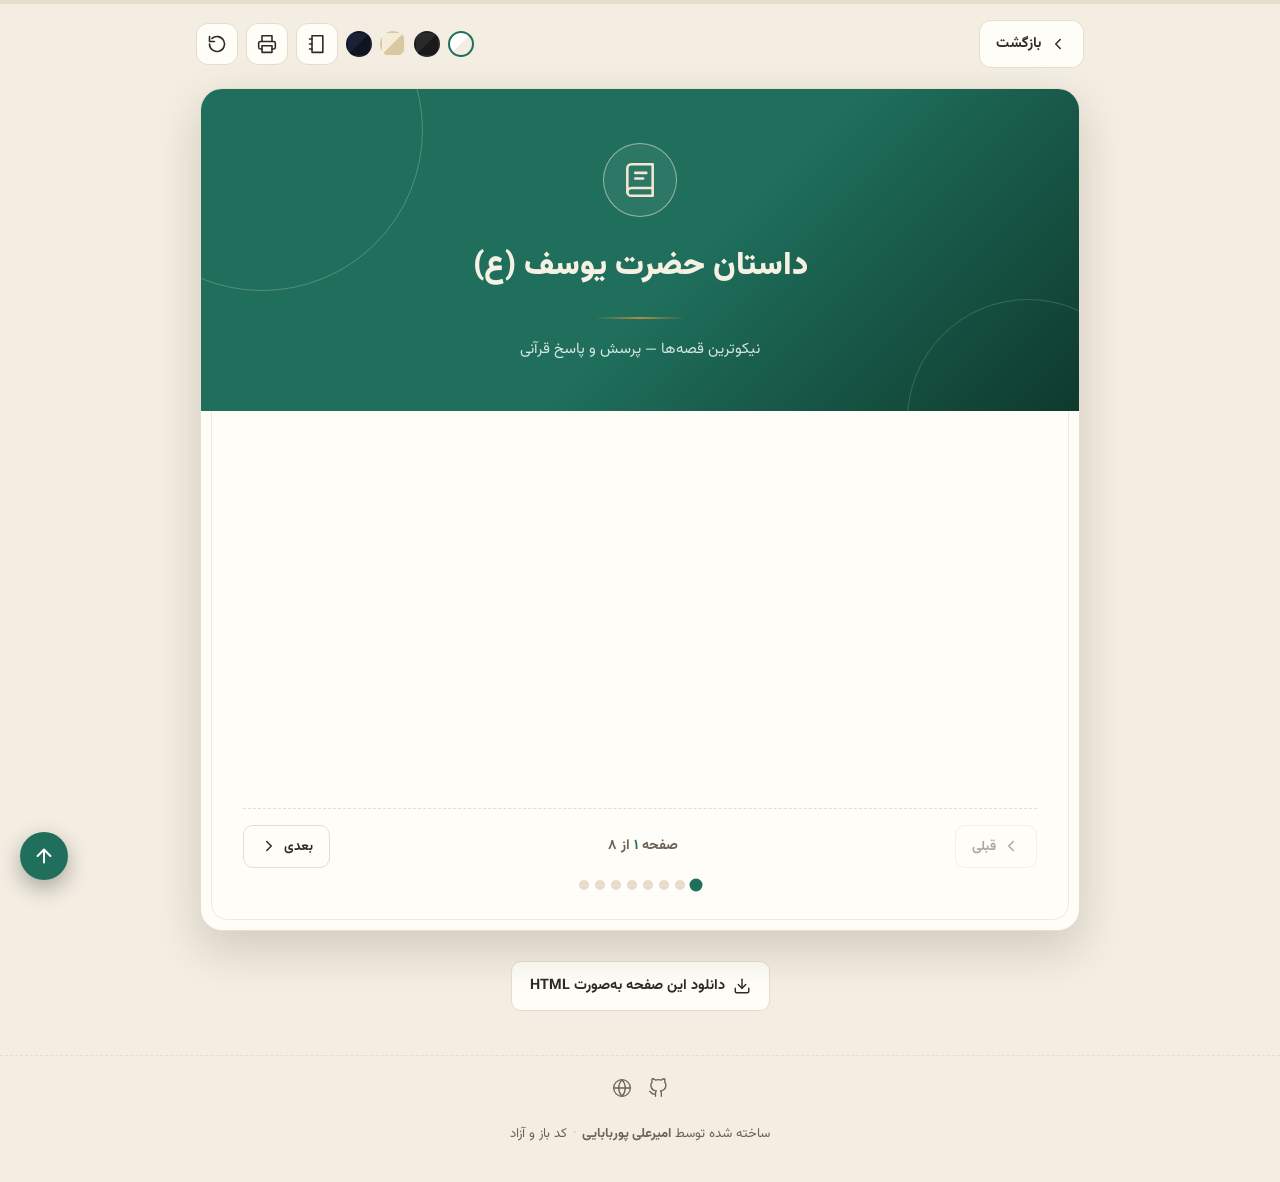
<file: static/lesson-offline.html>
<!DOCTYPE html>
<html lang="fa" dir="rtl">
<head>
<meta charset="UTF-8">
<meta name="viewport" content="width=device-width, initial-scale=1.0">
<title>داستان حضرت یوسف (ع) — درس‌نامه</title>
<meta name="description" content="۲۱ پرسش و پاسخ از داستان حضرت یوسف (ع) در قرآن کریم">
<style>
/* inlined: fonts.css */
@font-face{font-family:'Vazirmatn';font-style:normal;font-weight:400;font-display:swap;src:url('[data-uri]') format('woff2');}
@font-face{font-family:'Vazirmatn';font-style:normal;font-weight:700;font-display:swap;src:url('[data-uri]') format('woff2');}
@font-face{font-family:'Vazirmatn';font-style:normal;font-weight:900;font-display:swap;src:url('[data-uri]') format('woff2');}

</style>
<style>
/* inlined: main.css */
/* === Themes === */
:root,[data-theme="light"]{
  --bg:#f3ede2;--surface:#fffdf8;--surface-2:#faf6ee;
  --ink:#2e2a24;--ink-muted:#6b6257;
  --accent:#1f6f5c;--accent-soft:#e3efe9;--accent-ink:#fff;
  --gold:#b08d3f;--gold-soft:#f3e9d2;
  --line:#e6ddcd;--shadow:0 18px 45px rgba(60,45,20,.18);
  --notebook-line:#dfe8f5;
}
[data-theme="dark"]{
  --bg:#141a18;--surface:#1c2422;--surface-2:#171e1c;
  --ink:#e9e4d8;--ink-muted:#a49b8c;
  --accent:#3fae90;--accent-soft:#1f3530;--accent-ink:#fff;
  --gold:#d4b06a;--gold-soft:#2a2418;
  --line:#2c3532;--shadow:0 18px 45px rgba(0,0,0,.5);
  --notebook-line:#22302c;
}
[data-theme="sepia"]{
  --bg:#ede0c4;--surface:#f8efd9;--surface-2:#f0e4c8;
  --ink:#3d2f1a;--ink-muted:#6e5b3a;
  --accent:#8a5a2b;--accent-soft:#e8d5a8;--accent-ink:#fff;
  --gold:#a67c2e;--gold-soft:#e8d9b2;
  --line:#d9c9a3;--shadow:0 18px 45px rgba(80,55,20,.25);
  --notebook-line:#e0d0a8;
}
[data-theme="night"]{
  --bg:#0f1420;--surface:#161d2e;--surface-2:#121828;
  --ink:#d8e0f0;--ink-muted:#8896b3;
  --accent:#6c9ef0;--accent-soft:#1e2842;--accent-ink:#fff;
  --gold:#e0a74b;--gold-soft:#2a2418;
  --line:#283350;--shadow:0 18px 45px rgba(0,0,0,.6);
  --notebook-line:#1e2842;
}

*{box-sizing:border-box}
html,body{margin:0;padding:0}
body{
  font-family:'Vazirmatn',Tahoma,sans-serif;
  background:var(--bg);color:var(--ink);
  line-height:1.95;min-height:100vh;
  transition:background .3s,color .3s;
  -webkit-font-smoothing:antialiased;
}
a{color:var(--accent);text-decoration:none}
a:hover{text-decoration:underline}
img,svg{max-width:100%}
button{font-family:inherit}

.theme-switcher{display:flex;gap:8px;align-items:center}
.theme-swatch{width:26px;height:26px;border-radius:50%;padding:0;cursor:pointer;border:2px solid transparent;transition:.2s}
.theme-swatch[data-theme="light"]{background:linear-gradient(135deg,#fff 50%,#f3ede2 50%)}
.theme-swatch[data-theme="dark"]{background:linear-gradient(135deg,#2a2a2a 50%,#1a1a1a 50%)}
.theme-swatch[data-theme="sepia"]{background:linear-gradient(135deg,#f4ecd8 50%,#d9c9a3 50%)}
.theme-swatch[data-theme="night"]{background:linear-gradient(135deg,#1a2035 50%,#0f1420 50%)}
.theme-swatch:hover{transform:scale(1.1)}
.theme-swatch.active{border-color:var(--accent);box-shadow:0 0 0 2px var(--bg)}

.wrap{max-width:920px;margin:0 auto;padding:0 16px}
.topbar{max-width:920px;margin:20px auto 24px;display:flex;justify-content:space-between;align-items:center;gap:12px;flex-wrap:wrap;padding:0 16px}
.brand{display:flex;align-items:center;gap:12px}
.brand .logo{width:46px;height:46px;border-radius:12px;background:var(--accent);color:var(--accent-ink);display:flex;align-items:center;justify-content:center;flex:0 0 auto}
.brand .logo svg{width:24px;height:24px;stroke:currentColor;fill:none;stroke-width:1.8;stroke-linecap:round;stroke-linejoin:round}
.brand h1{margin:0;font-size:1.2rem;font-weight:800}
.brand p{margin:0;font-size:.8rem;color:var(--ink-muted)}

.icon-btn{width:42px;height:42px;border-radius:12px;border:1px solid var(--line);background:var(--surface);color:var(--ink);cursor:pointer;display:inline-flex;align-items:center;justify-content:center;transition:.2s;padding:0}
.icon-btn:hover{transform:translateY(-2px);box-shadow:0 6px 16px rgba(0,0,0,.1);color:var(--accent)}
.icon-btn svg{width:20px;height:20px;stroke:currentColor;fill:none;stroke-width:1.9;stroke-linecap:round;stroke-linejoin:round}
.icon-btn.active{background:var(--accent);color:var(--accent-ink);border-color:var(--accent)}

.site-footer{text-align:center;color:var(--ink-muted);font-size:.82rem;margin-top:44px;padding:22px 16px;border-top:1px dashed var(--line)}
.site-footer .icons{display:flex;justify-content:center;gap:16px;margin-bottom:10px}
.site-footer .icons a{color:var(--ink-muted);transition:.2s}
.site-footer .icons a:hover{color:var(--accent)}
.site-footer .icons svg{width:20px;height:20px;stroke:currentColor;fill:none;stroke-width:1.6;stroke-linecap:round;stroke-linejoin:round}
.site-footer .sep{margin:0 6px;opacity:.4}

.btn{display:inline-flex;align-items:center;gap:8px;padding:10px 18px;border-radius:10px;border:1px solid var(--line);background:var(--surface);color:var(--ink);cursor:pointer;font-weight:700;font-size:.9rem;transition:.2s}
.btn:hover{border-color:var(--accent);color:var(--accent);text-decoration:none}
.btn-primary{background:var(--accent);color:var(--accent-ink);border-color:var(--accent)}
.btn-primary:hover{color:var(--accent-ink);filter:brightness(1.08)}
.btn svg{width:18px;height:18px;stroke:currentColor;fill:none;stroke-width:1.9;stroke-linecap:round;stroke-linejoin:round}

.progress-track{height:6px;background:var(--line);border-radius:999px;overflow:hidden}
.progress-track span{display:block;height:100%;background:linear-gradient(90deg,var(--accent),var(--gold));transition:width .4s;border-radius:999px}

@media print{
  body{background:#fff;color:#000;padding:0}
  .topbar,.site-footer,.toolbar,.fab,.progress-bar,.page-nav,.page-dots,.theme-switcher{display:none!important}
  .book-stage{display:block!important}
  .book-page{position:static!important;opacity:1!important;visibility:visible!important;transform:none!important;animation:none!important;page-break-after:always;margin-bottom:20px;display:block!important;grid-area:auto!important}
  .notebook{background:#fff!important;background-image:none!important}
  .question-card{box-shadow:none;border:1px solid #ccc;break-inside:avoid}
}

/* === Danger button + reset modal === */
.btn-danger{background:#c0392b;color:#fff;border-color:#c0392b}
.btn-danger:hover{color:#fff;filter:brightness(1.1);border-color:#c0392b}
.btn-danger svg{stroke:currentColor}

.modal-overlay{
  position:fixed;inset:0;background:rgba(0,0,0,.55);display:none;
  align-items:center;justify-content:center;z-index:200;padding:16px;
}
.modal-overlay.show{display:flex}
.modal{
  background:var(--surface);border-radius:18px;max-width:440px;width:100%;
  padding:24px;box-shadow:0 24px 60px rgba(0,0,0,.4);border:1px solid var(--line);
}
.modal h3{margin:0 0 10px;display:flex;align-items:center;gap:10px;font-size:1.05rem}
.modal h3 svg{width:22px;height:22px;stroke:var(--gold);fill:none;stroke-width:2;stroke-linecap:round;stroke-linejoin:round}
.modal p{color:var(--ink-muted);font-size:.9rem;margin:0 0 18px;line-height:1.8}
.modal-actions{display:flex;gap:10px;flex-wrap:wrap;justify-content:flex-start}

.reset-tools{display:flex;gap:10px;flex-wrap:wrap;justify-content:center;margin-top:20px}

.lesson-card-wrap{position:relative;display:flex;flex-direction:column}
.lesson-card-wrap .lesson-reset-btn{
  margin-top:8px;justify-content:center;font-size:.82rem;padding:6px 10px;
  display:inline-flex;align-items:center;gap:6px;
}

</style>
<style>
/* inlined: lesson.css */
/* === Lesson === */
.progress-bar{position:fixed;top:0;left:0;right:0;height:4px;background:var(--line);z-index:100}
.progress-bar span{display:block;height:100%;width:0;background:linear-gradient(90deg,var(--accent),var(--gold));transition:width .3s}
.toolbar{max-width:920px;margin:20px auto 20px;display:flex;justify-content:space-between;gap:10px;flex-wrap:wrap;padding:0 16px;align-items:center}
.tool-group{display:flex;gap:8px;flex-wrap:wrap;align-items:center}
.back-btn{display:inline-flex;align-items:center;gap:8px;color:var(--ink);background:var(--surface);border:1px solid var(--line);padding:9px 16px;border-radius:12px;font-size:.9rem;font-weight:700;transition:.2s}
.back-btn:hover{transform:translateX(3px);border-color:var(--accent);text-decoration:none;color:var(--accent)}
.back-btn svg{width:18px;height:18px;stroke:currentColor;fill:none;stroke-width:2;stroke-linecap:round;stroke-linejoin:round}

.view-book .book{max-width:880px;margin:0 auto;background:var(--surface);border-radius:22px;box-shadow:var(--shadow);overflow:hidden;border:1px solid var(--line);position:relative}
.view-book .book::before{content:"";position:absolute;inset:10px;border:1px solid var(--gold-soft);border-radius:16px;pointer-events:none;z-index:0}
.view-book .book-cover{background:linear-gradient(135deg,var(--accent) 0%,var(--accent) 55%,#0e3a2e 100%);color:#f6f1e3;padding:54px 34px 46px;text-align:center;position:relative;overflow:hidden}
.view-book .book-cover::after{content:"";position:absolute;width:320px;height:320px;border:1px solid rgba(243,233,210,.25);border-radius:50%;top:-120px;left:-100px}
.view-book .book-cover::before{content:"";position:absolute;width:240px;height:240px;border:1px solid rgba(243,233,210,.18);border-radius:50%;bottom:-130px;right:-70px}
.view-book .cover-icon{width:74px;height:74px;margin:0 auto 18px;display:flex;align-items:center;justify-content:center;border:1.5px solid rgba(243,233,210,.55);border-radius:50%;background:rgba(255,255,255,.06);position:relative;z-index:1}
.view-book .cover-icon svg{width:38px;height:38px;stroke:#f3e9d2;fill:none;stroke-width:1.6;stroke-linecap:round;stroke-linejoin:round}
.view-book .book-cover h1{margin:0 0 10px;font-size:clamp(1.4rem,4vw,2rem);font-weight:800;position:relative;z-index:1}
.view-book .book-cover p{margin:0;color:rgba(255,255,255,.82);font-size:.95rem;position:relative;z-index:1}
.view-book .cover-divider{width:90px;height:2px;background:linear-gradient(90deg,transparent,var(--gold),transparent);margin:20px auto 16px;position:relative;z-index:1}
.view-book .book-body{padding:34px clamp(16px,4vw,42px) 40px;position:relative;z-index:1}

.book-stage{display:grid;grid-template:1fr/1fr;perspective:2200px;position:relative;min-height:50vh}
.book-page{grid-area:1/1;opacity:0;visibility:hidden;pointer-events:none;transform-origin:right center;backface-visibility:hidden;transform:rotateY(0deg)}
.book-page.active{opacity:1;visibility:visible;pointer-events:auto}
@keyframes flipOutNext{from{transform:rotateY(0) scale(1);opacity:1}to{transform:rotateY(-100deg) scale(.85);opacity:0}}
@keyframes flipInNext{from{transform:rotateY(100deg) scale(.85);opacity:0}to{transform:rotateY(0) scale(1);opacity:1}}
@keyframes flipOutPrev{from{transform:rotateY(0) scale(1);opacity:1}to{transform:rotateY(100deg) scale(.85);opacity:0}}
@keyframes flipInPrev{from{transform:rotateY(-100deg) scale(.85);opacity:0}to{transform:rotateY(0) scale(1);opacity:1}}
.book-page.flip-out-next{animation:flipOutNext .7s cubic-bezier(.4,0,.2,1) forwards}
.book-page.flip-in-next{animation:flipInNext .7s cubic-bezier(.4,0,.2,1) forwards}
.book-page.flip-out-prev{animation:flipOutPrev .7s cubic-bezier(.4,0,.2,1) forwards}
.book-page.flip-in-prev{animation:flipInPrev .7s cubic-bezier(.4,0,.2,1) forwards}

.page-nav{display:flex;justify-content:space-between;align-items:center;gap:12px;margin-top:20px;padding-top:16px;border-top:1px dashed var(--line)}
.nav-btn{display:inline-flex;align-items:center;gap:6px;padding:10px 16px;border-radius:10px;border:1px solid var(--line);background:var(--surface);color:var(--ink);cursor:pointer;font-weight:700;transition:.2s}
.nav-btn:hover:not(:disabled){border-color:var(--accent);color:var(--accent)}
.nav-btn:disabled{opacity:.4;cursor:not-allowed}
.nav-btn svg{width:18px;height:18px;stroke:currentColor;fill:none;stroke-width:2;stroke-linecap:round;stroke-linejoin:round}
.page-indicator{font-size:.88rem;font-weight:700;color:var(--ink-muted)}
.page-indicator strong{color:var(--accent)}
.page-dots{display:flex;justify-content:center;gap:6px;margin-top:12px;flex-wrap:wrap}
.dot{width:10px;height:10px;border-radius:50%;background:var(--line);border:none;cursor:pointer;padding:0;transition:.2s}
.dot.active{background:var(--accent);transform:scale(1.3)}

.view-notebook .notebook{max-width:880px;margin:0 auto;background:var(--surface);border-radius:14px;border:1px solid var(--line);box-shadow:var(--shadow);padding:30px clamp(16px,4vw,42px);background-image:repeating-linear-gradient(transparent,transparent 31px,var(--notebook-line) 31px,var(--notebook-line) 32px);background-position:0 10px}
.view-notebook .notebook-header{display:flex;align-items:center;gap:14px;padding-bottom:16px;margin-bottom:20px;border-bottom:2px solid var(--accent)}
.view-notebook .nh-icon{width:48px;height:48px;border-radius:12px;background:var(--accent-soft);display:flex;align-items:center;justify-content:center;flex:0 0 auto}
.view-notebook .nh-icon svg{width:26px;height:26px;stroke:var(--accent);fill:none;stroke-width:1.8;stroke-linecap:round;stroke-linejoin:round}
.view-notebook .notebook-header h1{margin:0;font-size:1.2rem;font-weight:800}
.view-notebook .notebook-header p{margin:0;font-size:.8rem;color:var(--ink-muted)}

.section-badge{display:inline-flex;align-items:center;gap:8px;background:var(--accent-soft);color:var(--accent);font-size:.78rem;font-weight:700;padding:5px 12px;border-radius:999px;margin:6px 0 14px;border:1px solid var(--accent-soft)}
.section-badge svg{width:14px;height:14px;stroke:var(--accent);fill:none;stroke-width:1.9;stroke-linecap:round;stroke-linejoin:round}

.question-card{background:var(--surface);border:1px solid var(--line);border-radius:14px;padding:18px 20px;margin-bottom:14px;box-shadow:0 3px 10px rgba(0,0,0,.04);transition:.2s;position:relative}
.view-notebook .question-card{background:var(--surface-2);border-style:dashed}
.question-card:hover{transform:translateY(-2px);box-shadow:0 8px 20px rgba(0,0,0,.08)}
.question-card.marked{border-color:var(--gold);background:var(--gold-soft)}
.question-card.marked::after{content:"";position:absolute;top:0;right:0;width:0;height:0;border-top:26px solid var(--gold);border-left:26px solid transparent;border-radius:0 14px 0 0}
.question-head{display:flex;gap:12px;align-items:flex-start;margin-bottom:12px}
.q-num{flex:0 0 auto;width:28px;height:28px;border-radius:8px;background:var(--accent);color:var(--accent-ink);display:flex;align-items:center;justify-content:center;font-size:.82rem;font-weight:800;margin-top:2px}
.q-text{flex:1;font-weight:700;font-size:.98rem;line-height:1.85;color:var(--ink)}
.mark-btn{flex:0 0 auto;width:34px;height:34px;border-radius:10px;border:1px solid var(--line);background:transparent;color:var(--ink-muted);cursor:pointer;display:flex;align-items:center;justify-content:center;transition:.2s;padding:0}
.mark-btn:hover{color:var(--gold);border-color:var(--gold);transform:scale(1.05)}
.mark-btn svg{width:18px;height:18px;stroke:currentColor;fill:none;stroke-width:1.9;stroke-linecap:round;stroke-linejoin:round}
.question-card.marked .mark-btn{background:var(--gold);color:#fff;border-color:var(--gold)}
.question-card.marked .mark-btn svg{fill:currentColor}

.a-box{display:flex;gap:10px;align-items:flex-start;background:var(--gold-soft);border-radius:10px;padding:12px 14px;font-size:.93rem;color:var(--ink)}
.a-box .a-icon{flex:0 0 auto;margin-top:3px}
.a-box .a-icon svg{width:18px;height:18px;stroke:var(--gold);fill:none;stroke-width:2.1;stroke-linecap:round;stroke-linejoin:round}
.a-box .a-text{flex:1}
.a-box .a-text ul{margin:4px 0 0;padding-right:20px}
.a-box .a-text li{margin-bottom:3px}
.blank{color:var(--accent);font-weight:800;border-bottom:2px dotted var(--accent);padding:0 3px}

.fab{position:fixed;bottom:20px;left:20px;width:48px;height:48px;border-radius:50%;background:var(--accent);color:var(--accent-ink);border:none;cursor:pointer;display:flex;align-items:center;justify-content:center;box-shadow:0 8px 22px rgba(0,0,0,.3);transition:.2s;z-index:90;padding:0}
.fab:hover{transform:scale(1.08)}
.fab svg{width:22px;height:22px;stroke:currentColor;fill:none;stroke-width:2.2;stroke-linecap:round;stroke-linejoin:round}

@media (max-width:560px){
  .view-book .book-cover{padding:40px 20px 34px}
  .view-book .book-body{padding:22px 14px 30px}
  .view-notebook .notebook{padding:20px 14px}
  .question-card{padding:14px 16px}
  .q-text{font-size:.93rem}
  .a-box{font-size:.88rem;padding:10px 12px}
  .brand h1{font-size:1.05rem}
  .toolbar{gap:8px}
  .btn,.nav-btn{padding:8px 12px;font-size:.82rem}
  .icon-btn{width:38px;height:38px}
}

/* === Danger button + reset modal === */
.btn-danger{background:#c0392b;color:#fff;border-color:#c0392b}
.btn-danger:hover{color:#fff;filter:brightness(1.1);border-color:#c0392b}
.btn-danger svg{stroke:currentColor}

.modal-overlay{
  position:fixed;inset:0;background:rgba(0,0,0,.55);display:none;
  align-items:center;justify-content:center;z-index:200;padding:16px;
}
.modal-overlay.show{display:flex}
.modal{
  background:var(--surface);border-radius:18px;max-width:440px;width:100%;
  padding:24px;box-shadow:0 24px 60px rgba(0,0,0,.4);border:1px solid var(--line);
}
.modal h3{margin:0 0 10px;display:flex;align-items:center;gap:10px;font-size:1.05rem}
.modal h3 svg{width:22px;height:22px;stroke:var(--gold);fill:none;stroke-width:2;stroke-linecap:round;stroke-linejoin:round}
.modal p{color:var(--ink-muted);font-size:.9rem;margin:0 0 18px;line-height:1.8}
.modal-actions{display:flex;gap:10px;flex-wrap:wrap;justify-content:flex-start}

.reset-tools{display:flex;gap:10px;flex-wrap:wrap;justify-content:center;margin-top:20px}

.lesson-card-wrap{position:relative;display:flex;flex-direction:column}
.lesson-card-wrap .lesson-reset-btn{
  margin-top:8px;justify-content:center;font-size:.82rem;padding:6px 10px;
  display:inline-flex;align-items:center;gap:6px;
}

</style>
</head>
<body>

<div class="progress-bar"><span id="progressFill"></span></div>

<div class="toolbar">
  <a class="back-btn" href="index.html">
    <svg viewBox="0 0 24 24"><path d="M15 18l-6-6 6-6"/></svg>
    بازگشت
  </a>
  <div class="tool-group">
    <div class="theme-switcher" role="group" aria-label="انتخاب تم">
      <button class="theme-swatch" data-theme="light" title="روشن"></button>
      <button class="theme-swatch" data-theme="dark" title="تاریک"></button>
      <button class="theme-swatch" data-theme="sepia" title="کرم"></button>
      <button class="theme-swatch" data-theme="night" title="شب"></button>
    </div>
    <button class="icon-btn" id="viewBtn" title="حالت نمایش" aria-label="تغییر حالت نمایش">
      <svg viewBox="0 0 24 24"><path d="M6 2h13v20H6z"/><path d="M3 6h3M3 12h3M3 18h3"/></svg>
    </button>
    <button class="icon-btn" id="printBtn" title="تبدیل به PDF" aria-label="تبدیل به PDF">
      <svg viewBox="0 0 24 24"><path d="M6 9V2h12v7"/><path d="M6 18H4a2 2 0 0 1-2-2v-5a2 2 0 0 1 2-2h16a2 2 0 0 1 2 2v5a2 2 0 0 1-2 2h-2"/><path d="M6 14h12v8H6z"/></svg>
    </button>
    <button class="icon-btn" id="resetLessonBtn" title="بازنشانی این درس" aria-label="بازنشانی این درس">
      <svg viewBox="0 0 24 24"><path d="M3 12a9 9 0 1 0 3-6.7"/><path d="M3 3v6h6"/></svg>
    </button>

  </div>
</div>

<main id="app"></main>

<div style="max-width:920px;margin:30px auto 0;padding:0 16px;text-align:center">
  <a class="btn" href="lesson1-offline.html" download>
    <svg viewBox="0 0 24 24"><path d="M21 15v4a2 2 0 0 1-2 2H5a2 2 0 0 1-2-2v-4"/><path d="M7 10l5 5 5-5"/><path d="M12 15V3"/></svg>
    دانلود این صفحه به‌صورت HTML
  </a>
</div>

<button class="fab" id="topFab" title="بالا" aria-label="رفتن به بالا">
  <svg viewBox="0 0 24 24"><path d="M12 19V5M5 12l7-7 7 7"/></svg>
</button>

<footer class="site-footer">
  <div class="icons">
    <a href="https://github.com/ByteBite1391" target="_blank" rel="noopener" title="GitHub" aria-label="GitHub">
      <svg viewBox="0 0 24 24"><path d="M9 19c-5 1.5-5-2.5-7-3m14 6v-3.87a3.37 3.37 0 0 0-.94-2.61c3.14-.35 6.44-1.54 6.44-7A5.44 5.44 0 0 0 20 4.77 5.07 5.07 0 0 0 19.91 1S18.73.65 16 2.48a13.38 13.38 0 0 0-7 0C6.27.65 5.09 1 5.09 1A5.07 5.07 0 0 0 5 4.77a5.44 5.44 0 0 0-1.5 3.78c0 5.42 3.3 6.61 6.44 7A3.37 3.37 0 0 0 9 18.13V22"/></svg>
    </a>
    <a href="https://bytebite1391.github.io/Portfolio" target="_blank" rel="noopener" title="پورتفولیو" aria-label="پورتفولیو">
      <svg viewBox="0 0 24 24"><circle cx="12" cy="12" r="10"/><path d="M2 12h20M12 2a15.3 15.3 0 0 1 4 10 15.3 15.3 0 0 1-4 10 15.3 15.3 0 0 1-4-10 15.3 15.3 0 0 1 4-10z"/></svg>
    </a>
  </div>
  <p>ساخته شده توسط <strong>امیرعلی پوربابایی</strong><span class="sep">·</span>کد باز و آزاد</p>
</footer>

<script>window.LESSONS_DATA = [{"id": "lesson1", "title": "داستان حضرت یوسف (ع)", "subtitle": "نیکوترین قصه‌ها — پرسش و پاسخ قرآنی", "description": "۲۱ پرسش و پاسخ از داستان حضرت یوسف (ع) در قرآن کریم", "questions": [{"id": 1, "section": "بخش اول — مفاهیم و پرسش‌ها", "q": "داستان حضرت یوسف (ع) در قرآن کریم به عنوان «<span class=\"blank\">…………..</span> قصه‌ها» یاد شده است.", "a": "<strong>نیکوترین</strong>"}, {"id": 2, "section": null, "q": "چه کسانی در این کتاب داستان حضرت یوسف (ع) را روایت می‌کنند؟", "a": "<ul><li>لاوی، برادر حضرت یوسف</li><li>زلیخا، همسر عزیز مصر</li><li>هم‌بند حضرت یوسف در زندان</li><li>خود حضرت یوسف (ع)</li></ul>"}, {"id": 3, "section": null, "q": "علت حسادت برادران یوسف به او چه بود؟", "a": "چون یوسف از بقیه برادران زیباتر بود و رفتارش هم خیلی بهتر از رفتار آن‌ها بود."}, {"id": 4, "section": null, "q": "برادران یوسف خود را به خاطر <span class=\"blank\">…………..</span> برتر می‌دانستند، اما از نظر پدرشان کسی برتر بود که <span class=\"blank\">…………..</span> و <span class=\"blank\">…………..</span> بهتری داشته باشد.", "a": "<strong>زور بازویشان</strong> – <strong>اخلاق</strong> – <strong>رفتار</strong>"}, {"id": 5, "section": null, "q": "حسادت را تعریف کنید و بگویید انسان حسود دچار چه حالت‌هایی می‌شود؟", "a": "حسادت یعنی از دیدن نعمت‌هایی که دیگران دارند و تو نداری، دچار خشم شوی و آرزو کنی آن نعمت از دیگران گرفته شود. حتی ممکن است فرد حسود برای از بین بردن آن نعمت یا خودِ صاحب نعمت دست به کار شود."}, {"id": 6, "section": null, "q": "چرا حسادت یکی از ریشه‌های کفر است؟", "a": "زیرا فرد حسود نسبت به خدا هم خشم دارد که چرا نعمتی را به دیگری داده ولی به او نداده است و به نعمت‌هایی که خدا به خودش داده توجهی نمی‌کند."}, {"id": 7, "section": null, "q": "طبق حدیث امام صادق (ع)، ریشه‌های کفر سه چیز است: <span class=\"blank\">…………..</span> به دنیا، <span class=\"blank\">…………..</span> و <span class=\"blank\">…………..</span>", "a": "<strong>حرص</strong> – <strong>تکبر</strong> – <strong>حسادت</strong>"}, {"id": 8, "section": null, "q": "برای اینکه در دام حسادت گرفتار نشویم، چه کارهایی باید انجام دهیم؟", "a": "<ul><li>به نعمت‌هایی که خدا به ما داده خوب فکر کنیم و شکرش را به جا آوریم.</li><li>اگر نعمت‌های دیگران را می‌خواهیم، از خدا بخواهیم آن نعمت‌ها را به ما هم بدهد و برای به دست آوردنشان تلاش کنیم.</li></ul>"}, {"id": 9, "section": null, "q": "با توجه به آیه «إِنَّا هَدَیْنَاهُ السَّبِیلَ إِمَّا شَاکِراً وَ إِمَّا کَفُوراً»، آیا داشتن خانواده و محیط خوب به طور قطعی باعث درستکار شدن انسان می‌شود؟ چرا؟", "a": "خیر؛ زیرا خداوند به خود انسان حق انتخاب و اختیار داده است. انسان می‌تواند تحت تربیت پیامبران باشد اما راه نادرست و بیراهه را انتخاب کند (همان‌طور که برادران یوسف با وجود پیامبرزاده بودن، مرتکب گناه شدند)."}, {"id": 10, "section": null, "q": "نبرد عقل و حسادت در وجود برادران یوسف چگونه توصیف شده است؟", "a": "وقتی عقلشان آن‌ها را از کشتن یوسف بازمی‌داشت، با خود می‌گفتند وقت برای خوب بودن هست؛ اول یوسف را می‌کشیم، بعد از آن توبه کرده و آدم‌های خوبی می‌شویم."}, {"id": 11, "section": null, "q": "اگر انسان با حسادتش مبارزه نکند، <span class=\"blank\">…………..</span> از کار می‌افتد و <span class=\"blank\">…………..</span> فرصت پیدا می‌کند تا کارهای نادرست را در نظرش درست جلوه دهد.", "a": "<strong>عقلش</strong> – <strong>شیطان</strong>"}, {"id": 12, "section": null, "q": "پیشنهاد نهایی یکی از برادران (لاوی) برای دور کردن یوسف بدون آلوده شدن دستشان به خون او چه بود؟", "a": "او پیشنهاد کرد یوسف را در چاهی بیندازند که سر راه کاروان‌ها باشد تا کاروانی او را پیدا کند و با خود ببرد."}, {"id": 13, "section": "داستان شاهرخ ضرغام — صفحات ۲۰ و ۲۱", "q": "چه صفات اخلاقی مثبتی در وجود شاهرخ باعث شد خداوند او را از دام گناه نجات دهد؟", "a": "احترام به مادر، کمک به عمه ناتوانش، رعایت حال خانواده در غذا خوردن، دلسوزی برای فقرا و نیازمندان، و ترک مشروبات الکلی و خواندن نماز و روزه در ماه‌های محرم و رمضان."}, {"id": 14, "section": null, "q": "شاهرخ ضرغام پس از شنیدن ماجرای شهید طیب رضایی، فردای آن روز به مشهد رفت و در حرم <span class=\"blank\">…………..</span> توبه کرد.", "a": "<strong>امام رضا (ع)</strong>"}, {"id": 15, "section": "بخش احکام و توهین ممنوع — صفحات ۲۳ و ۲۴", "q": "مشاجره و بحثی که به کینه‌ورزی و تحقیر ختم شود چه حکمی دارد؟ چرا؟", "a": "حرام است؛ زیرا تحقیر مسلمان حرام می‌باشد."}, {"id": 16, "section": null, "q": "چرا ایجاد اختلاف میان مسلمانان حرام است؟", "a": "زیرا اختلاف انداختن میان مسلمانان باعث تضعیف امت اسلامی و تقویت دشمنان اسلام می‌شود."}, {"id": 17, "section": null, "q": "دلیل قرآنیِ ممنوعیت توهین به مقدسات سایر ادیان و مذاهب چیست؟", "a": "خداوند در قرآن (آیه ۱۰۸ سوره انعام) مسلمانان را از دشنام دادن به بت‌ها نهی کرده است، زیرا این کار باعث می‌شود آن‌ها نیز از روی نادانی به خدای یگانه ناسزا بگویند. بنابراین توهین به مقدسات دیگران حرام است."}, {"id": 18, "section": null, "q": "تحقیر مسلمان چه حکمی دارد؟", "a": "حرام است."}, {"id": 19, "section": null, "q": "توهین کردن به مقدسات دیگران چه حکمی دارد؟", "a": "حرام است."}, {"id": 20, "section": null, "q": "حکم ورود به مجالسی که در آن به مقدسات دیگران توهین می‌شود چیست؟", "a": "هر گونه گفتار و کردار که به دشمن بهانه دهد که بین یک مسلمان تفرقه بیندازد، گناه است."}, {"id": 21, "section": null, "q": "یکی از راه‌های در امان بودن از حسادت را بنویسید.", "a": "شکر نعمت."}]}, {"id": "lesson2", "title": "داستان حضرت یوسف (ع) — بخش دوم", "subtitle": "پرسش و پاسخ قرآنی — درس دوم", "description": "۲۱ پرسش و پاسخ از ادامه داستان حضرت یوسف (ع) و درس‌های اخلاقی", "questions": [{"id": 1, "section": "ادامه داستان حضرت یوسف (ع)", "q": "برادران یوسف برای راضی کردن پدر به فرستادن یوسف، از چه بهانه‌ای استفاده کردند؟", "a": "برادران یوسف ابتدا با شعار خیرخواهی گفتند: «پدر! چرا به ما اعتماد نمی‌کنی؟ خیرخواه او هستیم و بدش را نمی‌خواهیم.» سپس بازی کردن را بهانه قرار دادند و گفتند: «او را فردا با ما بفرست تا در چمنزار بگردد و بازی کند و ما حتماً مراقبش خواهیم بود.»"}, {"id": 2, "section": null, "q": "از رفتار برادران یوسف، چه درسی درباره‌ی افرادی که به بهانه‌ی خیرخواهی به انسان ضربه می‌زنند، می‌گیریم؟", "a": "برخی افراد با نقشه‌های دروغین، پیش‌بازی‌ها و وعده‌های خطرناک، آرزوهای انسان را به ضررش می‌کنند. این افراد به اسم خیرخواهی یا جوانی‌کردن، انسان را مشغول کارهایی می‌کنند که در نهایت به ضررش تمام می‌شود و وقتی انسان به خود می‌آید، می‌بیند چقدر ضرر کرده است."}, {"id": 3, "section": null, "q": "نگرانی حضرت یعقوب (ع) درباره‌ی فرستادن یوسف با برادرانش چه بود و برادران چگونه این نگرانی را رفع کردند؟", "a": "حضرت یعقوب به‌خاطر گرگ‌های زیاد در منطقه، نگران بود که اگر یوسف از او جدا شود و گرسنه شود، گرگی او را بخورد و حواس برادرانش نباشد. برادران برای رفع این نگرانی گفتند: «ما گروه نیرومندی هستیم. اگر با وجود ما گرگ یوسف را بخورد، خیلی برایمان بد می‌شود. پس نگران نباش و یوسف را با ما بفرست.» در نهایت پدر راضی شد."}, {"id": 4, "section": null, "q": "رفتار برادران یوسف هنگام رسیدن به چاه را در چند جمله توصیف کنید.", "a": "ابتدا یوسف فکر کرد برادرانش می‌خواهند آب بردارند، اما وقتی با رفتار خشنشان روبه‌رو شد، وحشت کرد. برادران زمان کشیدند و سرانجام یوسف را به زور از تنش درآوردند، با چاقو تهدیدش کردند، پیراهنش را گرفتند و او را در چاه انداختند. پس از آن، ناله‌های او را نشنیده گرفتند و او را تنها و هراسان در چاهی تاریک رها کردند و رفتند."}, {"id": 5, "section": null, "q": "برادران یوسف برای اینکه پدر از مرگ یوسف باخبر شود، چه نقشی ترتیب دادند؟", "a": "حیوانی را در همان صحرا به دام انداختند، آن را کشتند و خونش را روی پیراهن یوسف ریختند تا به پدر نشان دهند که گرگ یوسف را خورده است."}, {"id": 6, "section": null, "q": "وقتی در چاهِ مشکلات دنیا گرفتار می‌شویم، آن را <span class=\"blank\">………………</span> بدانی برای برقراری ارتباط با خدا. با خداوند حرف بزنی و از او <span class=\"blank\">………………</span> بخواهی. مناجات با خدا، اتصال به <span class=\"blank\">………………</span> قدرت است.", "a": "<strong>فرصت</strong> / <strong>یاری</strong> / <strong>مبدأ (سرچشمه)</strong>"}, {"id": 7, "section": null, "q": "مناجات با خدا چه سودی برای انسان در سختی‌ها دارد؟", "a": "مناجات با خدا، اتصال به مبدأ قدرت است؛ قدرت خداوندی که بر هر کاری تواناست. چنین اتصالی امیدبخش است و پیروزی به همراه دارد. یوسف با اینکه نوجوان و کم‌تجربه بود، اما امیدش را از دست نداد و باور داشت خدا در دل صحرا و عمق چاه هم با اوست."}, {"id": 8, "section": null, "q": "برادران یوسف پس از رها کردن یوسف در چاه، برای فریب دادن پدر چه کارهایی انجام دادند؟", "a": "عامدانه وقت را هدر دادند تا شب شود و تأخیرشان پدر را نگران کند. نزدیک خانه چهره‌ی غمگین به خودشان گرفتند و با شروع به اشک ریختن، به پدر گفتند: «در صحرا بودیم و داشتیم با هم مسابقه می‌دادیم. یوسف را کنار وسایلمان گذاشته بودیم. حواسمان از یوسف پرت شد؛ گرگ آمد و او را خورد.»"}, {"id": 9, "section": null, "q": "همنشینی با افراد بد چه تأثیری بر رفتار انسان دارد؟", "a": "هر که به‌طور گسترده به هم‌نشینی با افراد بد می‌پردازد، دوست دارد رفیق خودش را هم به گناهانی که خودش انجام می‌دهد، آلوده کند. او به‌دنبال توجیه‌های مختلف تلاش می‌کند تا گناهش برای خودش و دیگران راحت‌تر شود. در نتیجه، گناه به‌مرور بیشتر می‌شود و فرد آلوده به گناه می‌گردد."}, {"id": 10, "section": null, "q": "اگر برادران یوسف به خدا و تدبیر او ایمان داشتند، رفتارشان چه تغییری می‌کرد؟ (حداقل دو نمونه بیان کنید.)", "a": "<ul><li>نقشه‌چینی برای از بین بردن برادرشان را انجام نمی‌دادند، زیرا ایمان به تدبیر خدا، انسان را از خیانت و فریبکاری باز می‌دارد.</li><li>به‌جای پرتاب کردن یوسف در چاه، با او مهربانی می‌کردند و در کنارش می‌ماندند؛ زیرا ایمان به خدا، مسئولیت‌پذیری در قبال دیگران را تقویت می‌کند.</li><li>برای فریب دادن پدر، حیوان نمی‌کشتند و خون آن را روی لباس یوسف نمی‌ریختند؛ زیرا دروغ و فریب، با ایمان به خدا سازگار نیست.</li></ul>"}, {"id": 11, "section": "سیره پیامبر (ص) — صفحات ۳۴ تا ۳۶", "q": "پیامبر (ص) در مکه، چه روش‌ها و راهکارهایی برای دور کردن مردم از بت‌پرستی و خرافات به کار می‌بردند؟", "a": "پیامبر (ص) از روش‌های گوناگونی استفاده می‌کردند: گاهی با نصیحت، گاهی با مباحثه و بحث علمی، گاهی با رفاقت و دوستی، و گاهی با مدارا و تحمل رفتارهای ناپسند مردم."}, {"id": 12, "section": null, "q": "عُقبه که بود؟", "a": "عُقبه از تاجران بزرگ شهر مکه بود."}, {"id": 13, "section": null, "q": "مهربانی پیامبر (ص) در مهمانی عُقبه چه بود و چرا این کار را انجام دادند؟", "a": "پیامبر (ص) وقتی از سفر تجاری برمی‌گشت، عادت داشت بزرگترین سفره‌ی مکه را پهن کند و به همشهریانش غذا بدهد. در یکی از این مهمانی‌ها، پیامبر با فاصله از سفره نشست و دست به غذا نزد. وقتی عُقبه پرسید چرا نمی‌خورد، پیامبر گفت: «دست به غذا نمی‌زنم تا تو مسلمان شوی.» پیامبر این کار را انجام داد تا عُقبه گرسنه از سر سفره بلند نشود؛ یعنی او را دوست داشت."}, {"id": 14, "section": null, "q": "چرا عُقبه پس از مسلمان شدن، تحت فشار ابی‌جهل از دین خارج شد؟", "a": "ابی‌جهل که از دوستان صمیمی عُقبه بود، از مسلمان شدن او عصبانی شد و تهدید کرد که از او راضی نمی‌شود، مگر اینکه نزد پیامبر برود، در برابرش بایستد و آب دهانش را به صورتش بیندازد و برگردد. عُقبه چون دوست نداشت رفاقتش با ابی‌جهل آسیب ببیند، قبول کرد و این کار را انجام داد و از دین خدا برگشت."}, {"id": 15, "section": null, "q": "آیات ۲۷ تا ۲۹ سوره‌ی فرقان، چه حسرتی از عُقبه بیان می‌کنند؟", "a": "این آیات حسرت عُقبه در روز قیامت را بیان می‌کنند: «ای کاش با رسول (خدا) راه را برگزیده بودم! ای وای بر من؛ کاش فلان (شخص گمراه) را دوست خود انتخاب نکرده بودم! او مرا از یادآوری (حق) گمراه ساخت بعد از آنکه (یاد حق) به سراغ من آمده بود.» و شیطان همیشه خوار کنندۀ انسان بوده است."}, {"id": 16, "section": "آزاری مردم — صفحات ۳۷ تا ۳۹", "q": "چرا آزاری مردم در اسلام حرام است؟ (دو دلیل بیاورید.)", "a": "<ul><li>دلیل اول: سرپیچی از دستور خداست؛ زیرا خدا دوست دارد مردم در کنار هم با آرامش زندگی کنند و کسی مایه‌ی آزار دیگری نباشد.</li><li>دلیل دوم: بی‌توجهی به حقوق اجتماعی دیگران است؛ اسلام با شادی کردن مخالف نیست، اما با شادی‌هایی که حرام باشد (مثل آزاری مردم) مخالف است.</li></ul>"}, {"id": 17, "section": null, "q": "آیا اسلام با شادی کردن مخالف است؟", "a": "خیر، با شادی‌های حرام مخالف است مانند مردم آزاری در مجلس عروسی."}, {"id": 18, "section": null, "q": "سه مورد از مصادیق آزاری مردم در زندگی روزمره (مدرسه، خانه، خیابان) بیان کنید.", "a": "<ul><li>در مدرسه: حرف زدن در دست یکی از دوستان هنگام درس خواندن که باعث حواس‌پرتی و یاد نگرفتن درس می‌شود.</li><li>در ساختمان: نگه داشتن آسانسور در طبقه‌ی خود تا زمانی که کاری را انجام دهد، بدون توجه به عجله‌ی دیگران.</li><li>در خیابان: پخش ضبط‌شده‌ی آهنگ با صدای بلند از داخل ماشین که گوش همسایگان را کر می‌کند.</li></ul>"}, {"id": 19, "section": null, "q": "امام صادق (ع) در مورد افرادی که بی‌آزار هستند چه می‌فرماید؟", "a": "به خدا قسم کسانی که رستگار شدند افرادی بودند که آزارشان حتی به مورچه هم نمی‌رسید."}, {"id": 20, "section": null, "q": "خداوند در مورد اذیت کردن بنده مومن خود چه می‌فرماید؟", "a": "کسی که با بنده مومن من آزار برساند، با من اعلام جنگ کرده است."}, {"id": 21, "section": null, "q": "آیا پخش کردن صدای قرآن و اذان در مراسم مختلف اشکال دارد؟", "a": "اگر باعث آزار و اذیت همسایگان نمی‌شود مشکلی ندارد."}]}];</script>
<script>
/* inlined: main.js */
(function(){
'use strict';
const THEME_KEY='lib_theme';
const THEMES=['light','dark','sepia','night'];
function applyTheme(t){
  if(!THEMES.includes(t))t='light';
  document.documentElement.setAttribute('data-theme',t);
  try{localStorage.setItem(THEME_KEY,t);}catch(e){}
  document.querySelectorAll('.theme-swatch').forEach(el=>{
    el.classList.toggle('active', el.dataset.theme===t);
  });
}
function currentTheme(){try{return localStorage.getItem(THEME_KEY)||'light';}catch(e){return 'light';}}
function bindThemeSwitcher(){
  document.querySelectorAll('.theme-swatch').forEach(el=>{
    el.addEventListener('click',()=>applyTheme(el.dataset.theme));
  });
}
function toFa(n){return String(n).replace(/\d/g,d=>'۰۱۲۳۴۵۶۷۸۹'[d]);}

function clearLessonData(lessonId){
  const keys = [
    'seen_' + lessonId,
    'marked_' + lessonId,
    'book_page_' + lessonId,
    'lib_view_' + lessonId
  ];
  keys.forEach(k => { try{ localStorage.removeItem(k); }catch(e){} });
}
function clearAllData(keepTheme){
  try{
    const theme = keepTheme ? localStorage.getItem('lib_theme') : null;
    localStorage.clear();
    if(theme) localStorage.setItem('lib_theme', theme);
  }catch(e){}
}
window.LibReset = { clearLessonData, clearAllData };

window.LibTheme={applyTheme,currentTheme,bindThemeSwitcher,toFa,THEMES};
document.addEventListener('DOMContentLoaded',()=>{
  applyTheme(currentTheme());
  bindThemeSwitcher();
});
})();

</script>
<script>
/* inlined: lesson.js */
(function(){
'use strict';
const params = new URLSearchParams(location.search);
const LESSON_ID = params.get('id') || 'lesson1';
const LESSONS = window.LESSONS_DATA || [];
const lesson = LESSONS.find(l=>l.id===LESSON_ID);
if(!lesson){
  document.body.innerHTML = '<p style="padding:40px;text-align:center">درس یافت نشد.</p>';
  return;
}

const TOTAL = lesson.questions.length;
const KEY = {
  view: 'lib_view_' + LESSON_ID,
  marked: 'marked_' + LESSON_ID,
  seen: 'seen_' + LESSON_ID,
  page: 'book_page_' + LESSON_ID,
  last: 'last_read_lesson'
};

const state = {
  view: localStorage.getItem(KEY.view) || 'book',
  page: parseInt(localStorage.getItem(KEY.page) || '0', 10),
  marked: new Set(JSON.parse(localStorage.getItem(KEY.marked) || '[]')),
  seen: new Set(JSON.parse(localStorage.getItem(KEY.seen) || '[]')),
  animating: false
};

const PER_PAGE = 3;
const PAGES = [{type:'cover'}];
for(let i=0;i<lesson.questions.length;i+=PER_PAGE){
  PAGES.push({type:'questions', items: lesson.questions.slice(i, i+PER_PAGE)});
}

function toFa(n){return String(n).replace(/\d/g,d=>'۰۱۲۳۴۵۶۷۸۹'[d]);}
function saveSet(key,set){try{localStorage.setItem(key,JSON.stringify([...set]));}catch(e){}}
function saveLastRead(){
  try{
    localStorage.setItem(KEY.last, JSON.stringify({
      lessonId: LESSON_ID,
      time: Date.now(),
      view: state.view,
      page: state.view==='book' ? state.page : 0,
      scroll: state.view==='notebook' ? window.scrollY : 0
    }));
  }catch(e){}
}
function getLastRead(){try{return JSON.parse(localStorage.getItem(KEY.last)||'null');}catch(e){return null;}}
function updateProgressBar(){
  const pct = TOTAL ? Math.round(state.seen.size/TOTAL*100) : 0;
  const el = document.getElementById('progressFill');
  if(el) el.style.width = pct + '%';
}

const ICON = {
  mark:'<svg viewBox="0 0 24 24"><path d="M19 21l-7-5-7 5V5a2 2 0 0 1 2-2h10a2 2 0 0 1 2 2z"/></svg>',
  check:'<svg viewBox="0 0 24 24"><path d="M20 6 9 17l-5-5"/></svg>',
  section:'<svg viewBox="0 0 24 24"><path d="M4 19.5A2.5 2.5 0 0 1 6.5 17H20"/><path d="M4 4.5A2.5 2.5 0 0 1 6.5 2H20v20H6.5A2.5 2.5 0 0 1 4 19.5v-15z"/></svg>',
  book:'<svg viewBox="0 0 24 24"><path d="M4 19.5A2.5 2.5 0 0 1 6.5 17H20"/><path d="M4 4.5A2.5 2.5 0 0 1 6.5 2H20v20H6.5A2.5 2.5 0 0 1 4 19.5v-15z"/><path d="M9 7.5h7M9 11h5"/></svg>',
  arrowRight:'<svg viewBox="0 0 24 24"><path d="M15 18l-6-6 6-6"/></svg>',
  arrowLeft:'<svg viewBox="0 0 24 24"><path d="M9 18l6-6-6-6"/></svg>'
};

function renderQuestion(q){
  const marked = state.marked.has(q.id);
  const ansPrefix = q.a.startsWith('<ul>') ? '' : 'پاسخ: ';
  return `
    <div class="question-card ${marked?'marked':''}" data-qid="${q.id}" id="q-${q.id}">
      <div class="question-head">
        <span class="q-num">${toFa(q.id)}</span>
        <div class="q-text">${q.q}</div>
        <button class="mark-btn" data-mark="${q.id}" title="${marked?'حذف نشان':'نشان کردن'}" aria-label="نشان">${ICON.mark}</button>
      </div>
      <div class="a-box">
        <span class="a-icon">${ICON.check}</span>
        <div class="a-text">${ansPrefix}${q.a}</div>
      </div>
    </div>`;
}

function renderBookPage(p, idx, isActive){
  if(p.type === 'cover'){
    return `<div class="book-page ${isActive?'active':''}" data-page="${idx}">
      <div class="book-cover">
        <div class="cover-icon">${ICON.book}</div>
        <h1>${lesson.title}</h1>
        <div class="cover-divider"></div>
        <p>${lesson.subtitle}</p>
      </div>
    </div>`;
  }
  let lastSection = null;
  const inner = p.items.map(q=>{
    let secHtml = '';
    if(q.section && q.section !== lastSection){
      lastSection = q.section;
      secHtml = `<div class="section-badge">${ICON.section} ${q.section}</div>`;
    }
    return secHtml + renderQuestion(q);
  }).join('');
  return `<div class="book-page ${isActive?'active':''}" data-page="${idx}"><div class="book-body">${inner}</div></div>`;
}

function renderBook(){
  const pagesHtml = PAGES.map((p,idx)=>renderBookPage(p, idx, idx===state.page)).join('');
  return `
    <div class="book">
      <div class="book-stage" id="bookStage">${pagesHtml}</div>
      <div class="book-body" style="padding-top:0">
        <div class="page-nav">
          <button class="nav-btn" id="prevBtn">${ICON.arrowRight} قبلی</button>
          <div class="page-indicator">صفحه <strong id="pageNum">${toFa(state.page+1)}</strong> از ${toFa(PAGES.length)}</div>
          <button class="nav-btn" id="nextBtn">بعدی ${ICON.arrowLeft}</button>
        </div>
        <div class="page-dots" id="pageDots">
          ${PAGES.map((_,i)=>`<button class="dot ${i===state.page?'active':''}" data-dot="${i}" title="صفحه ${toFa(i+1)}"></button>`).join('')}
        </div>
      </div>
    </div>`;
}

function renderNotebook(){
  let lastSection = null;
  const itemsHtml = lesson.questions.map(q=>{
    let secHtml = '';
    if(q.section && q.section !== lastSection){
      lastSection = q.section;
      secHtml = `<div class="section-badge">${ICON.section} ${q.section}</div>`;
    }
    return secHtml + renderQuestion(q);
  }).join('');
  return `
    <div class="notebook">
      <div class="notebook-header">
        <div class="nh-icon">${ICON.book}</div>
        <div><h1>${lesson.title}</h1><p>${lesson.subtitle}</p></div>
      </div>
      ${itemsHtml}
    </div>`;
}

function render(){
  const app = document.getElementById('app');
  document.body.classList.toggle('view-book', state.view==='book');
  document.body.classList.toggle('view-notebook', state.view==='notebook');
  app.innerHTML = state.view==='book' ? renderBook() : renderNotebook();

  app.querySelectorAll('.mark-btn').forEach(btn=>{
    btn.addEventListener('click', e=>{
      e.stopPropagation();
      toggleMark(parseInt(btn.dataset.mark, 10));
    });
  });

  if(state.view==='book'){
    document.getElementById('prevBtn').addEventListener('click',()=>navigate(-1));
    document.getElementById('nextBtn').addEventListener('click',()=>navigate(1));
    document.querySelectorAll('[data-dot]').forEach(d=>{
      d.addEventListener('click',()=>{
        const target = parseInt(d.dataset.dot,10);
        if(target !== state.page) navigateTo(target);
      });
    });
    updateBookNav();
    markPageSeen(state.page);
  }
  if(state.view==='notebook'){
    setupNotebookTracking();
    if(window.__lastScroll){
      requestAnimationFrame(()=>window.scrollTo(0, window.__lastScroll));
      window.__lastScroll = 0;
    }
  }
  updateProgressBar();
}

function updateBookNav(){
  const prev = document.getElementById('prevBtn');
  const next = document.getElementById('nextBtn');
  const num = document.getElementById('pageNum');
  if(prev) prev.disabled = state.page <= 0;
  if(next) next.disabled = state.page >= PAGES.length - 1;
  if(num) num.textContent = toFa(state.page + 1);
  document.querySelectorAll('[data-dot]').forEach(d=>{
    d.classList.toggle('active', parseInt(d.dataset.dot,10) === state.page);
  });
}

function navigate(dir){ navigateTo(state.page + dir); }

function navigateTo(target){
  if(state.animating) return;
  if(target < 0 || target >= PAGES.length) return;
  if(target === state.page) return;
  state.animating = true;
  const dir = target > state.page ? 'next' : 'prev';
  const prev = state.page;
  state.page = target;
  const outEl = document.querySelector(`.book-page[data-page="${prev}"]`);
  const inEl  = document.querySelector(`.book-page[data-page="${target}"]`);
  if(!outEl || !inEl){ state.animating=false; return; }
  inEl.classList.add('active', `flip-in-${dir}`);
  outEl.classList.add(`flip-out-${dir}`);
  setTimeout(()=>{
    outEl.classList.remove('active', `flip-out-${dir}`);
    inEl.classList.remove(`flip-in-${dir}`);
    state.animating = false;
    try{localStorage.setItem(KEY.page, String(state.page));}catch(e){}
    updateBookNav();
    markPageSeen(state.page);
    saveLastRead();
  }, 700);
  inEl.scrollTop = 0;
  saveLastRead();
}

function markPageSeen(idx){
  const p = PAGES[idx];
  if(!p || p.type !== 'questions') return;
  let changed = false;
  p.items.forEach(q=>{
    if(!state.seen.has(q.id)){ state.seen.add(q.id); changed=true; }
  });
  if(changed){ saveSet(KEY.seen, state.seen); updateProgressBar(); }
}

function setupNotebookTracking(){
  if(!('IntersectionObserver' in window)) return;
  const cards = document.querySelectorAll('.question-card');
  const io = new IntersectionObserver(entries=>{
    let changed = false;
    entries.forEach(e=>{
      if(e.isIntersecting && e.intersectionRatio >= 0.5){
        const id = parseInt(e.target.dataset.qid,10);
        if(!state.seen.has(id)){ state.seen.add(id); changed=true; }
      }
    });
    if(changed){ saveSet(KEY.seen, state.seen); updateProgressBar(); saveLastRead(); }
  }, {threshold:[0.5]});
  cards.forEach(c=>io.observe(c));
}

function toggleMark(id){
  if(state.marked.has(id)) state.marked.delete(id);
  else state.marked.add(id);
  saveSet(KEY.marked, state.marked);
  document.querySelectorAll(`.question-card[data-qid="${id}"]`).forEach(card=>{
    const isMarked = state.marked.has(id);
    card.classList.toggle('marked', isMarked);
    const btn = card.querySelector('.mark-btn');
    if(btn){
      btn.title = isMarked ? 'حذف نشان' : 'نشان کردن';
      btn.setAttribute('aria-label', btn.title);
    }
  });
}

function toggleView(){
  state.view = state.view === 'book' ? 'notebook' : 'book';
  try{localStorage.setItem(KEY.view, state.view);}catch(e){}
  render();
}

function doPrint(){ window.print(); }

document.addEventListener('DOMContentLoaded',()=>{
  document.getElementById('viewBtn').addEventListener('click', toggleView);
  document.getElementById('printBtn').addEventListener('click', doPrint);

  const last = getLastRead();
  if(last && last.lessonId===LESSON_ID){
    if(state.view==='book' && typeof last.page==='number'){
      state.page = Math.min(Math.max(0,last.page), PAGES.length-1);
    }
    if(state.view==='notebook' && typeof last.scroll==='number'){
      window.__lastScroll = last.scroll;
    }
  }
  if(params.has('page')){
    const p = parseInt(params.get('page'),10);
    if(!isNaN(p)) state.page = Math.min(Math.max(0,p), PAGES.length-1);
  }
  render();

  document.getElementById('topFab').addEventListener('click',()=>{
    window.scrollTo({top:0,behavior:'smooth'});
  });

  let scrollTimer = null;
  window.addEventListener('scroll',()=>{
    if(state.view!=='notebook') return;
    if(scrollTimer) return;
    scrollTimer = setTimeout(()=>{ scrollTimer=null; saveLastRead(); }, 800);
  });

  
  const resetBtn = document.getElementById('resetLessonBtn');
  if(resetBtn){
    resetBtn.addEventListener('click', () => {
      if(!confirm('همه پیشرفت، نشان‌ها و وضعیت این درس پاک شود؟ (فقط همین درس)')) return;
      try{
        localStorage.removeItem(KEY.marked);
        localStorage.removeItem(KEY.seen);
        localStorage.removeItem(KEY.page);
        localStorage.removeItem(KEY.view);
        const last = getLastRead();
        if(last && last.lessonId === LESSON_ID){
          localStorage.removeItem(KEY.last);
        }
      }catch(e){}
      state.marked.clear();
      state.seen.clear();
      state.page = 0;
      state.view = 'book';
      try{localStorage.setItem(KEY.view,'book');}catch(e){}
      render();
    });
  }

window.addEventListener('beforeunload', saveLastRead);
});
})();

</script>
</body>
</html>
</file>
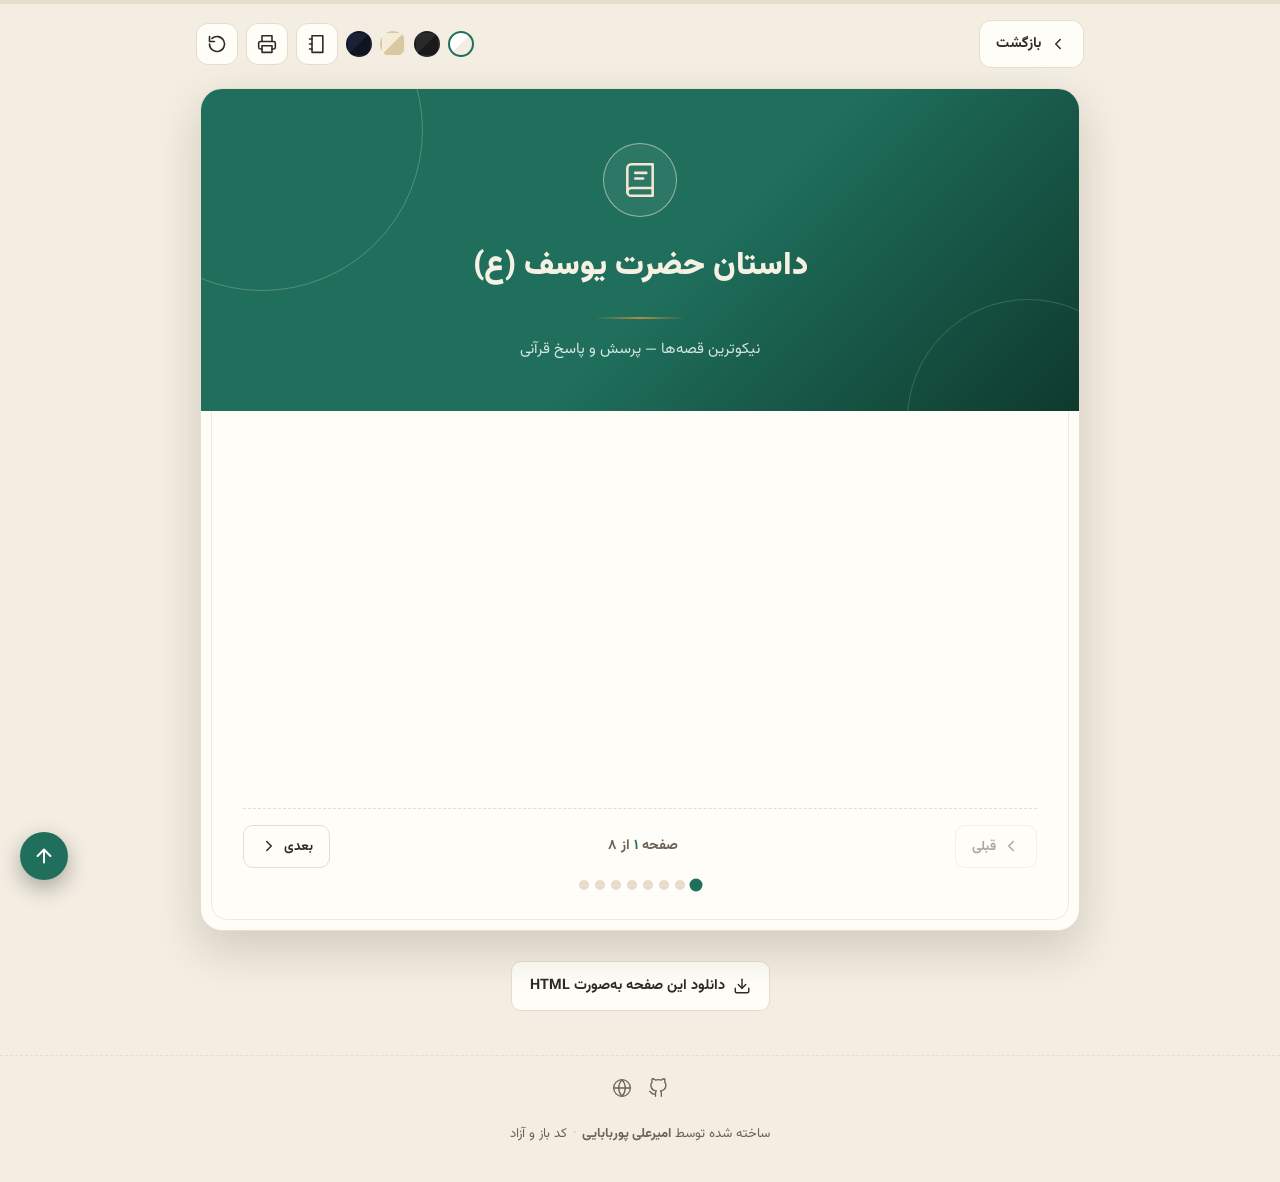
<file: static/lesson.html>
<!DOCTYPE html>
<html lang="fa" dir="rtl">
<head>
<meta charset="UTF-8">
<meta name="viewport" content="width=device-width, initial-scale=1.0">
<title>داستان حضرت یوسف (ع) — درس‌نامه</title>
<meta name="description" content="۲۱ پرسش و پاسخ از داستان حضرت یوسف (ع) در قرآن کریم">
<link rel="stylesheet" href="css/fonts.css">
<link rel="stylesheet" href="css/main.css">
<link rel="stylesheet" href="css/lesson.css">
</head>
<body>

<div class="progress-bar"><span id="progressFill"></span></div>

<div class="toolbar">
  <a class="back-btn" href="index.html">
    <svg viewBox="0 0 24 24"><path d="M15 18l-6-6 6-6"/></svg>
    بازگشت
  </a>
  <div class="tool-group">
    <div class="theme-switcher" role="group" aria-label="انتخاب تم">
      <button class="theme-swatch" data-theme="light" title="روشن"></button>
      <button class="theme-swatch" data-theme="dark" title="تاریک"></button>
      <button class="theme-swatch" data-theme="sepia" title="کرم"></button>
      <button class="theme-swatch" data-theme="night" title="شب"></button>
    </div>
    <button class="icon-btn" id="viewBtn" title="حالت نمایش" aria-label="تغییر حالت نمایش">
      <svg viewBox="0 0 24 24"><path d="M6 2h13v20H6z"/><path d="M3 6h3M3 12h3M3 18h3"/></svg>
    </button>
    <button class="icon-btn" id="printBtn" title="تبدیل به PDF" aria-label="تبدیل به PDF">
      <svg viewBox="0 0 24 24"><path d="M6 9V2h12v7"/><path d="M6 18H4a2 2 0 0 1-2-2v-5a2 2 0 0 1 2-2h16a2 2 0 0 1 2 2v5a2 2 0 0 1-2 2h-2"/><path d="M6 14h12v8H6z"/></svg>
    </button>
    <button class="icon-btn" id="resetLessonBtn" title="بازنشانی این درس" aria-label="بازنشانی این درس">
      <svg viewBox="0 0 24 24"><path d="M3 12a9 9 0 1 0 3-6.7"/><path d="M3 3v6h6"/></svg>
    </button>

  </div>
</div>

<main id="app"></main>

<div style="max-width:920px;margin:30px auto 0;padding:0 16px;text-align:center">
  <a class="btn" href="lesson1-offline-offline.html" download>
    <svg viewBox="0 0 24 24"><path d="M21 15v4a2 2 0 0 1-2 2H5a2 2 0 0 1-2-2v-4"/><path d="M7 10l5 5 5-5"/><path d="M12 15V3"/></svg>
    دانلود این صفحه به‌صورت HTML
  </a>
</div>

<button class="fab" id="topFab" title="بالا" aria-label="رفتن به بالا">
  <svg viewBox="0 0 24 24"><path d="M12 19V5M5 12l7-7 7 7"/></svg>
</button>

<footer class="site-footer">
  <div class="icons">
    <a href="https://github.com/ByteBite1391" target="_blank" rel="noopener" title="GitHub" aria-label="GitHub">
      <svg viewBox="0 0 24 24"><path d="M9 19c-5 1.5-5-2.5-7-3m14 6v-3.87a3.37 3.37 0 0 0-.94-2.61c3.14-.35 6.44-1.54 6.44-7A5.44 5.44 0 0 0 20 4.77 5.07 5.07 0 0 0 19.91 1S18.73.65 16 2.48a13.38 13.38 0 0 0-7 0C6.27.65 5.09 1 5.09 1A5.07 5.07 0 0 0 5 4.77a5.44 5.44 0 0 0-1.5 3.78c0 5.42 3.3 6.61 6.44 7A3.37 3.37 0 0 0 9 18.13V22"/></svg>
    </a>
    <a href="https://bytebite1391.github.io/Portfolio" target="_blank" rel="noopener" title="پورتفولیو" aria-label="پورتفولیو">
      <svg viewBox="0 0 24 24"><circle cx="12" cy="12" r="10"/><path d="M2 12h20M12 2a15.3 15.3 0 0 1 4 10 15.3 15.3 0 0 1-4 10 15.3 15.3 0 0 1-4-10 15.3 15.3 0 0 1 4-10z"/></svg>
    </a>
  </div>
  <p>ساخته شده توسط <strong>امیرعلی پوربابایی</strong><span class="sep">·</span>کد باز و آزاد</p>
</footer>

<script>window.LESSONS_DATA = [{"id": "lesson1", "title": "داستان حضرت یوسف (ع)", "subtitle": "نیکوترین قصه‌ها — پرسش و پاسخ قرآنی", "description": "۲۱ پرسش و پاسخ از داستان حضرت یوسف (ع) در قرآن کریم", "questions": [{"id": 1, "section": "بخش اول — مفاهیم و پرسش‌ها", "q": "داستان حضرت یوسف (ع) در قرآن کریم به عنوان «<span class=\"blank\">…………..</span> قصه‌ها» یاد شده است.", "a": "<strong>نیکوترین</strong>"}, {"id": 2, "section": null, "q": "چه کسانی در این کتاب داستان حضرت یوسف (ع) را روایت می‌کنند؟", "a": "<ul><li>لاوی، برادر حضرت یوسف</li><li>زلیخا، همسر عزیز مصر</li><li>هم‌بند حضرت یوسف در زندان</li><li>خود حضرت یوسف (ع)</li></ul>"}, {"id": 3, "section": null, "q": "علت حسادت برادران یوسف به او چه بود؟", "a": "چون یوسف از بقیه برادران زیباتر بود و رفتارش هم خیلی بهتر از رفتار آن‌ها بود."}, {"id": 4, "section": null, "q": "برادران یوسف خود را به خاطر <span class=\"blank\">…………..</span> برتر می‌دانستند، اما از نظر پدرشان کسی برتر بود که <span class=\"blank\">…………..</span> و <span class=\"blank\">…………..</span> بهتری داشته باشد.", "a": "<strong>زور بازویشان</strong> – <strong>اخلاق</strong> – <strong>رفتار</strong>"}, {"id": 5, "section": null, "q": "حسادت را تعریف کنید و بگویید انسان حسود دچار چه حالت‌هایی می‌شود؟", "a": "حسادت یعنی از دیدن نعمت‌هایی که دیگران دارند و تو نداری، دچار خشم شوی و آرزو کنی آن نعمت از دیگران گرفته شود. حتی ممکن است فرد حسود برای از بین بردن آن نعمت یا خودِ صاحب نعمت دست به کار شود."}, {"id": 6, "section": null, "q": "چرا حسادت یکی از ریشه‌های کفر است؟", "a": "زیرا فرد حسود نسبت به خدا هم خشم دارد که چرا نعمتی را به دیگری داده ولی به او نداده است و به نعمت‌هایی که خدا به خودش داده توجهی نمی‌کند."}, {"id": 7, "section": null, "q": "طبق حدیث امام صادق (ع)، ریشه‌های کفر سه چیز است: <span class=\"blank\">…………..</span> به دنیا، <span class=\"blank\">…………..</span> و <span class=\"blank\">…………..</span>", "a": "<strong>حرص</strong> – <strong>تکبر</strong> – <strong>حسادت</strong>"}, {"id": 8, "section": null, "q": "برای اینکه در دام حسادت گرفتار نشویم، چه کارهایی باید انجام دهیم؟", "a": "<ul><li>به نعمت‌هایی که خدا به ما داده خوب فکر کنیم و شکرش را به جا آوریم.</li><li>اگر نعمت‌های دیگران را می‌خواهیم، از خدا بخواهیم آن نعمت‌ها را به ما هم بدهد و برای به دست آوردنشان تلاش کنیم.</li></ul>"}, {"id": 9, "section": null, "q": "با توجه به آیه «إِنَّا هَدَیْنَاهُ السَّبِیلَ إِمَّا شَاکِراً وَ إِمَّا کَفُوراً»، آیا داشتن خانواده و محیط خوب به طور قطعی باعث درستکار شدن انسان می‌شود؟ چرا؟", "a": "خیر؛ زیرا خداوند به خود انسان حق انتخاب و اختیار داده است. انسان می‌تواند تحت تربیت پیامبران باشد اما راه نادرست و بیراهه را انتخاب کند (همان‌طور که برادران یوسف با وجود پیامبرزاده بودن، مرتکب گناه شدند)."}, {"id": 10, "section": null, "q": "نبرد عقل و حسادت در وجود برادران یوسف چگونه توصیف شده است؟", "a": "وقتی عقلشان آن‌ها را از کشتن یوسف بازمی‌داشت، با خود می‌گفتند وقت برای خوب بودن هست؛ اول یوسف را می‌کشیم، بعد از آن توبه کرده و آدم‌های خوبی می‌شویم."}, {"id": 11, "section": null, "q": "اگر انسان با حسادتش مبارزه نکند، <span class=\"blank\">…………..</span> از کار می‌افتد و <span class=\"blank\">…………..</span> فرصت پیدا می‌کند تا کارهای نادرست را در نظرش درست جلوه دهد.", "a": "<strong>عقلش</strong> – <strong>شیطان</strong>"}, {"id": 12, "section": null, "q": "پیشنهاد نهایی یکی از برادران (لاوی) برای دور کردن یوسف بدون آلوده شدن دستشان به خون او چه بود؟", "a": "او پیشنهاد کرد یوسف را در چاهی بیندازند که سر راه کاروان‌ها باشد تا کاروانی او را پیدا کند و با خود ببرد."}, {"id": 13, "section": "داستان شاهرخ ضرغام — صفحات ۲۰ و ۲۱", "q": "چه صفات اخلاقی مثبتی در وجود شاهرخ باعث شد خداوند او را از دام گناه نجات دهد؟", "a": "احترام به مادر، کمک به عمه ناتوانش، رعایت حال خانواده در غذا خوردن، دلسوزی برای فقرا و نیازمندان، و ترک مشروبات الکلی و خواندن نماز و روزه در ماه‌های محرم و رمضان."}, {"id": 14, "section": null, "q": "شاهرخ ضرغام پس از شنیدن ماجرای شهید طیب رضایی، فردای آن روز به مشهد رفت و در حرم <span class=\"blank\">…………..</span> توبه کرد.", "a": "<strong>امام رضا (ع)</strong>"}, {"id": 15, "section": "بخش احکام و توهین ممنوع — صفحات ۲۳ و ۲۴", "q": "مشاجره و بحثی که به کینه‌ورزی و تحقیر ختم شود چه حکمی دارد؟ چرا؟", "a": "حرام است؛ زیرا تحقیر مسلمان حرام می‌باشد."}, {"id": 16, "section": null, "q": "چرا ایجاد اختلاف میان مسلمانان حرام است؟", "a": "زیرا اختلاف انداختن میان مسلمانان باعث تضعیف امت اسلامی و تقویت دشمنان اسلام می‌شود."}, {"id": 17, "section": null, "q": "دلیل قرآنیِ ممنوعیت توهین به مقدسات سایر ادیان و مذاهب چیست؟", "a": "خداوند در قرآن (آیه ۱۰۸ سوره انعام) مسلمانان را از دشنام دادن به بت‌ها نهی کرده است، زیرا این کار باعث می‌شود آن‌ها نیز از روی نادانی به خدای یگانه ناسزا بگویند. بنابراین توهین به مقدسات دیگران حرام است."}, {"id": 18, "section": null, "q": "تحقیر مسلمان چه حکمی دارد؟", "a": "حرام است."}, {"id": 19, "section": null, "q": "توهین کردن به مقدسات دیگران چه حکمی دارد؟", "a": "حرام است."}, {"id": 20, "section": null, "q": "حکم ورود به مجالسی که در آن به مقدسات دیگران توهین می‌شود چیست؟", "a": "هر گونه گفتار و کردار که به دشمن بهانه دهد که بین یک مسلمان تفرقه بیندازد، گناه است."}, {"id": 21, "section": null, "q": "یکی از راه‌های در امان بودن از حسادت را بنویسید.", "a": "شکر نعمت."}]}, {"id": "lesson2", "title": "داستان حضرت یوسف (ع) — بخش دوم", "subtitle": "پرسش و پاسخ قرآنی — درس دوم", "description": "۲۱ پرسش و پاسخ از ادامه داستان حضرت یوسف (ع) و درس‌های اخلاقی", "questions": [{"id": 1, "section": "ادامه داستان حضرت یوسف (ع)", "q": "برادران یوسف برای راضی کردن پدر به فرستادن یوسف، از چه بهانه‌ای استفاده کردند؟", "a": "برادران یوسف ابتدا با شعار خیرخواهی گفتند: «پدر! چرا به ما اعتماد نمی‌کنی؟ خیرخواه او هستیم و بدش را نمی‌خواهیم.» سپس بازی کردن را بهانه قرار دادند و گفتند: «او را فردا با ما بفرست تا در چمنزار بگردد و بازی کند و ما حتماً مراقبش خواهیم بود.»"}, {"id": 2, "section": null, "q": "از رفتار برادران یوسف، چه درسی درباره‌ی افرادی که به بهانه‌ی خیرخواهی به انسان ضربه می‌زنند، می‌گیریم؟", "a": "برخی افراد با نقشه‌های دروغین، پیش‌بازی‌ها و وعده‌های خطرناک، آرزوهای انسان را به ضررش می‌کنند. این افراد به اسم خیرخواهی یا جوانی‌کردن، انسان را مشغول کارهایی می‌کنند که در نهایت به ضررش تمام می‌شود و وقتی انسان به خود می‌آید، می‌بیند چقدر ضرر کرده است."}, {"id": 3, "section": null, "q": "نگرانی حضرت یعقوب (ع) درباره‌ی فرستادن یوسف با برادرانش چه بود و برادران چگونه این نگرانی را رفع کردند؟", "a": "حضرت یعقوب به‌خاطر گرگ‌های زیاد در منطقه، نگران بود که اگر یوسف از او جدا شود و گرسنه شود، گرگی او را بخورد و حواس برادرانش نباشد. برادران برای رفع این نگرانی گفتند: «ما گروه نیرومندی هستیم. اگر با وجود ما گرگ یوسف را بخورد، خیلی برایمان بد می‌شود. پس نگران نباش و یوسف را با ما بفرست.» در نهایت پدر راضی شد."}, {"id": 4, "section": null, "q": "رفتار برادران یوسف هنگام رسیدن به چاه را در چند جمله توصیف کنید.", "a": "ابتدا یوسف فکر کرد برادرانش می‌خواهند آب بردارند، اما وقتی با رفتار خشنشان روبه‌رو شد، وحشت کرد. برادران زمان کشیدند و سرانجام یوسف را به زور از تنش درآوردند، با چاقو تهدیدش کردند، پیراهنش را گرفتند و او را در چاه انداختند. پس از آن، ناله‌های او را نشنیده گرفتند و او را تنها و هراسان در چاهی تاریک رها کردند و رفتند."}, {"id": 5, "section": null, "q": "برادران یوسف برای اینکه پدر از مرگ یوسف باخبر شود، چه نقشی ترتیب دادند؟", "a": "حیوانی را در همان صحرا به دام انداختند، آن را کشتند و خونش را روی پیراهن یوسف ریختند تا به پدر نشان دهند که گرگ یوسف را خورده است."}, {"id": 6, "section": null, "q": "وقتی در چاهِ مشکلات دنیا گرفتار می‌شویم، آن را <span class=\"blank\">………………</span> بدانی برای برقراری ارتباط با خدا. با خداوند حرف بزنی و از او <span class=\"blank\">………………</span> بخواهی. مناجات با خدا، اتصال به <span class=\"blank\">………………</span> قدرت است.", "a": "<strong>فرصت</strong> / <strong>یاری</strong> / <strong>مبدأ (سرچشمه)</strong>"}, {"id": 7, "section": null, "q": "مناجات با خدا چه سودی برای انسان در سختی‌ها دارد؟", "a": "مناجات با خدا، اتصال به مبدأ قدرت است؛ قدرت خداوندی که بر هر کاری تواناست. چنین اتصالی امیدبخش است و پیروزی به همراه دارد. یوسف با اینکه نوجوان و کم‌تجربه بود، اما امیدش را از دست نداد و باور داشت خدا در دل صحرا و عمق چاه هم با اوست."}, {"id": 8, "section": null, "q": "برادران یوسف پس از رها کردن یوسف در چاه، برای فریب دادن پدر چه کارهایی انجام دادند؟", "a": "عامدانه وقت را هدر دادند تا شب شود و تأخیرشان پدر را نگران کند. نزدیک خانه چهره‌ی غمگین به خودشان گرفتند و با شروع به اشک ریختن، به پدر گفتند: «در صحرا بودیم و داشتیم با هم مسابقه می‌دادیم. یوسف را کنار وسایلمان گذاشته بودیم. حواسمان از یوسف پرت شد؛ گرگ آمد و او را خورد.»"}, {"id": 9, "section": null, "q": "همنشینی با افراد بد چه تأثیری بر رفتار انسان دارد؟", "a": "هر که به‌طور گسترده به هم‌نشینی با افراد بد می‌پردازد، دوست دارد رفیق خودش را هم به گناهانی که خودش انجام می‌دهد، آلوده کند. او به‌دنبال توجیه‌های مختلف تلاش می‌کند تا گناهش برای خودش و دیگران راحت‌تر شود. در نتیجه، گناه به‌مرور بیشتر می‌شود و فرد آلوده به گناه می‌گردد."}, {"id": 10, "section": null, "q": "اگر برادران یوسف به خدا و تدبیر او ایمان داشتند، رفتارشان چه تغییری می‌کرد؟ (حداقل دو نمونه بیان کنید.)", "a": "<ul><li>نقشه‌چینی برای از بین بردن برادرشان را انجام نمی‌دادند، زیرا ایمان به تدبیر خدا، انسان را از خیانت و فریبکاری باز می‌دارد.</li><li>به‌جای پرتاب کردن یوسف در چاه، با او مهربانی می‌کردند و در کنارش می‌ماندند؛ زیرا ایمان به خدا، مسئولیت‌پذیری در قبال دیگران را تقویت می‌کند.</li><li>برای فریب دادن پدر، حیوان نمی‌کشتند و خون آن را روی لباس یوسف نمی‌ریختند؛ زیرا دروغ و فریب، با ایمان به خدا سازگار نیست.</li></ul>"}, {"id": 11, "section": "سیره پیامبر (ص) — صفحات ۳۴ تا ۳۶", "q": "پیامبر (ص) در مکه، چه روش‌ها و راهکارهایی برای دور کردن مردم از بت‌پرستی و خرافات به کار می‌بردند؟", "a": "پیامبر (ص) از روش‌های گوناگونی استفاده می‌کردند: گاهی با نصیحت، گاهی با مباحثه و بحث علمی، گاهی با رفاقت و دوستی، و گاهی با مدارا و تحمل رفتارهای ناپسند مردم."}, {"id": 12, "section": null, "q": "عُقبه که بود؟", "a": "عُقبه از تاجران بزرگ شهر مکه بود."}, {"id": 13, "section": null, "q": "مهربانی پیامبر (ص) در مهمانی عُقبه چه بود و چرا این کار را انجام دادند؟", "a": "پیامبر (ص) وقتی از سفر تجاری برمی‌گشت، عادت داشت بزرگترین سفره‌ی مکه را پهن کند و به همشهریانش غذا بدهد. در یکی از این مهمانی‌ها، پیامبر با فاصله از سفره نشست و دست به غذا نزد. وقتی عُقبه پرسید چرا نمی‌خورد، پیامبر گفت: «دست به غذا نمی‌زنم تا تو مسلمان شوی.» پیامبر این کار را انجام داد تا عُقبه گرسنه از سر سفره بلند نشود؛ یعنی او را دوست داشت."}, {"id": 14, "section": null, "q": "چرا عُقبه پس از مسلمان شدن، تحت فشار ابی‌جهل از دین خارج شد؟", "a": "ابی‌جهل که از دوستان صمیمی عُقبه بود، از مسلمان شدن او عصبانی شد و تهدید کرد که از او راضی نمی‌شود، مگر اینکه نزد پیامبر برود، در برابرش بایستد و آب دهانش را به صورتش بیندازد و برگردد. عُقبه چون دوست نداشت رفاقتش با ابی‌جهل آسیب ببیند، قبول کرد و این کار را انجام داد و از دین خدا برگشت."}, {"id": 15, "section": null, "q": "آیات ۲۷ تا ۲۹ سوره‌ی فرقان، چه حسرتی از عُقبه بیان می‌کنند؟", "a": "این آیات حسرت عُقبه در روز قیامت را بیان می‌کنند: «ای کاش با رسول (خدا) راه را برگزیده بودم! ای وای بر من؛ کاش فلان (شخص گمراه) را دوست خود انتخاب نکرده بودم! او مرا از یادآوری (حق) گمراه ساخت بعد از آنکه (یاد حق) به سراغ من آمده بود.» و شیطان همیشه خوار کنندۀ انسان بوده است."}, {"id": 16, "section": "آزاری مردم — صفحات ۳۷ تا ۳۹", "q": "چرا آزاری مردم در اسلام حرام است؟ (دو دلیل بیاورید.)", "a": "<ul><li>دلیل اول: سرپیچی از دستور خداست؛ زیرا خدا دوست دارد مردم در کنار هم با آرامش زندگی کنند و کسی مایه‌ی آزار دیگری نباشد.</li><li>دلیل دوم: بی‌توجهی به حقوق اجتماعی دیگران است؛ اسلام با شادی کردن مخالف نیست، اما با شادی‌هایی که حرام باشد (مثل آزاری مردم) مخالف است.</li></ul>"}, {"id": 17, "section": null, "q": "آیا اسلام با شادی کردن مخالف است؟", "a": "خیر، با شادی‌های حرام مخالف است مانند مردم آزاری در مجلس عروسی."}, {"id": 18, "section": null, "q": "سه مورد از مصادیق آزاری مردم در زندگی روزمره (مدرسه، خانه، خیابان) بیان کنید.", "a": "<ul><li>در مدرسه: حرف زدن در دست یکی از دوستان هنگام درس خواندن که باعث حواس‌پرتی و یاد نگرفتن درس می‌شود.</li><li>در ساختمان: نگه داشتن آسانسور در طبقه‌ی خود تا زمانی که کاری را انجام دهد، بدون توجه به عجله‌ی دیگران.</li><li>در خیابان: پخش ضبط‌شده‌ی آهنگ با صدای بلند از داخل ماشین که گوش همسایگان را کر می‌کند.</li></ul>"}, {"id": 19, "section": null, "q": "امام صادق (ع) در مورد افرادی که بی‌آزار هستند چه می‌فرماید؟", "a": "به خدا قسم کسانی که رستگار شدند افرادی بودند که آزارشان حتی به مورچه هم نمی‌رسید."}, {"id": 20, "section": null, "q": "خداوند در مورد اذیت کردن بنده مومن خود چه می‌فرماید؟", "a": "کسی که با بنده مومن من آزار برساند، با من اعلام جنگ کرده است."}, {"id": 21, "section": null, "q": "آیا پخش کردن صدای قرآن و اذان در مراسم مختلف اشکال دارد؟", "a": "اگر باعث آزار و اذیت همسایگان نمی‌شود مشکلی ندارد."}]}];</script>
<script src="js/main.js"></script>
<script src="js/lesson.js"></script>
</body>
</html>
</file>
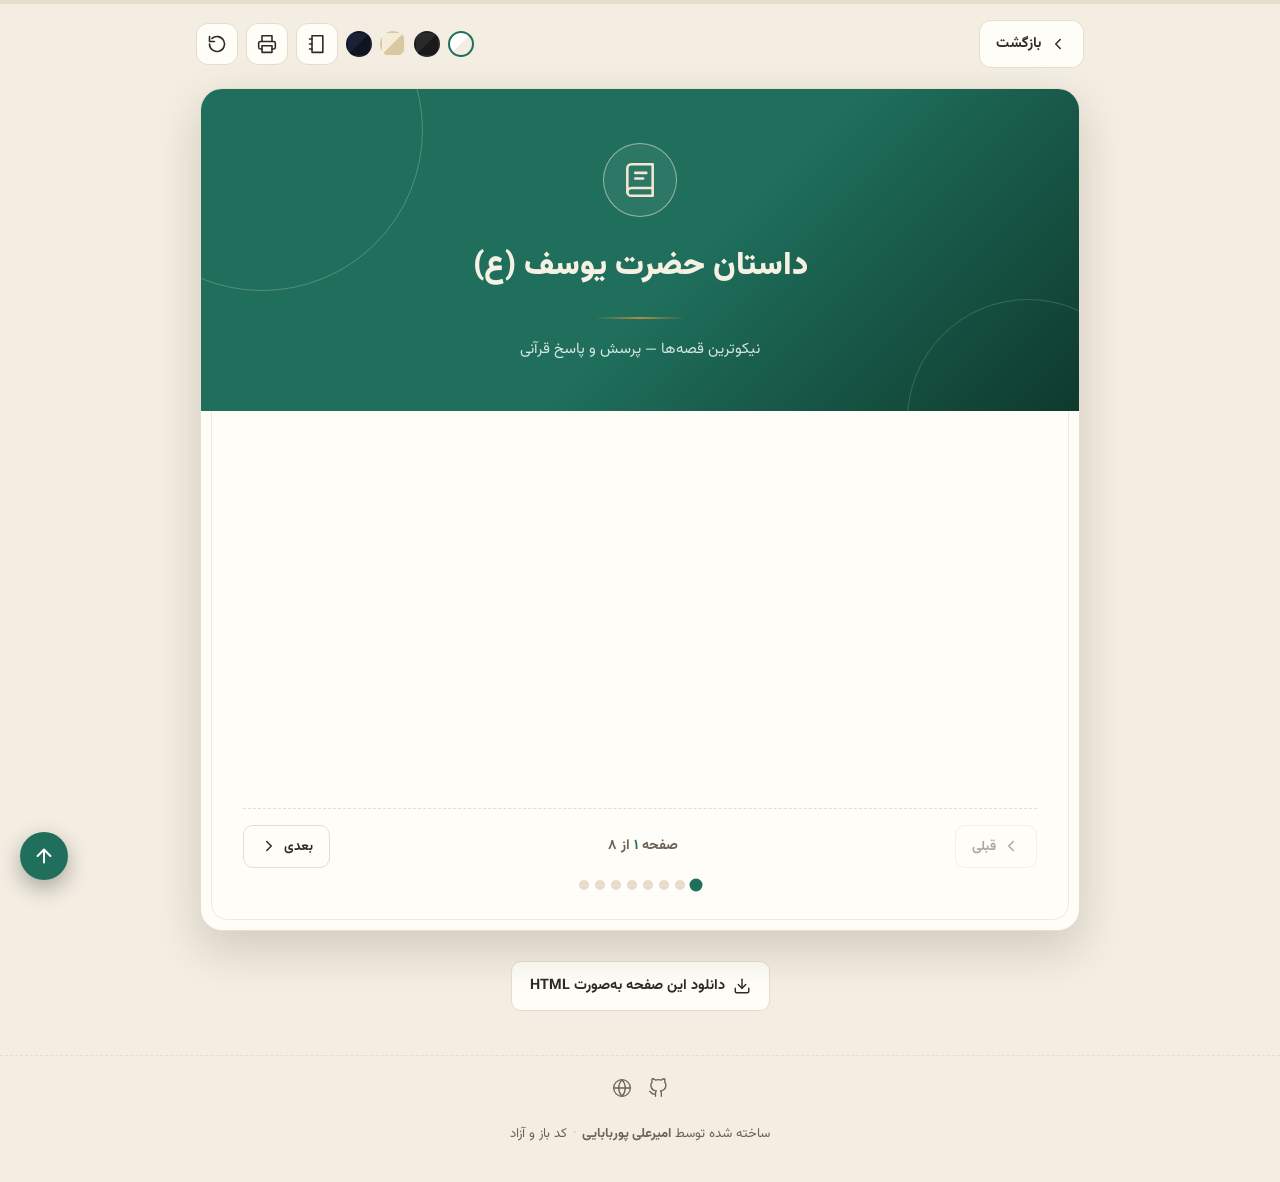
<file: static/lesson2-offline.html>
<!DOCTYPE html>
<html lang="fa" dir="rtl">
<head>
<meta charset="UTF-8">
<meta name="viewport" content="width=device-width, initial-scale=1.0">
<title>داستان حضرت یوسف (ع) — بخش دوم — درس‌نامه</title>
<meta name="description" content="۲۱ پرسش و پاسخ از ادامه داستان حضرت یوسف (ع) و درس‌های اخلاقی">
<style>
/* inlined: fonts.css */
@font-face{font-family:'Vazirmatn';font-style:normal;font-weight:400;font-display:swap;src:url('[data-uri]') format('woff2');}
@font-face{font-family:'Vazirmatn';font-style:normal;font-weight:700;font-display:swap;src:url('[data-uri]') format('woff2');}
@font-face{font-family:'Vazirmatn';font-style:normal;font-weight:900;font-display:swap;src:url('[data-uri]') format('woff2');}

</style>
<style>
/* inlined: main.css */
/* === Themes === */
:root,[data-theme="light"]{
  --bg:#f3ede2;--surface:#fffdf8;--surface-2:#faf6ee;
  --ink:#2e2a24;--ink-muted:#6b6257;
  --accent:#1f6f5c;--accent-soft:#e3efe9;--accent-ink:#fff;
  --gold:#b08d3f;--gold-soft:#f3e9d2;
  --line:#e6ddcd;--shadow:0 18px 45px rgba(60,45,20,.18);
  --notebook-line:#dfe8f5;
}
[data-theme="dark"]{
  --bg:#141a18;--surface:#1c2422;--surface-2:#171e1c;
  --ink:#e9e4d8;--ink-muted:#a49b8c;
  --accent:#3fae90;--accent-soft:#1f3530;--accent-ink:#fff;
  --gold:#d4b06a;--gold-soft:#2a2418;
  --line:#2c3532;--shadow:0 18px 45px rgba(0,0,0,.5);
  --notebook-line:#22302c;
}
[data-theme="sepia"]{
  --bg:#ede0c4;--surface:#f8efd9;--surface-2:#f0e4c8;
  --ink:#3d2f1a;--ink-muted:#6e5b3a;
  --accent:#8a5a2b;--accent-soft:#e8d5a8;--accent-ink:#fff;
  --gold:#a67c2e;--gold-soft:#e8d9b2;
  --line:#d9c9a3;--shadow:0 18px 45px rgba(80,55,20,.25);
  --notebook-line:#e0d0a8;
}
[data-theme="night"]{
  --bg:#0f1420;--surface:#161d2e;--surface-2:#121828;
  --ink:#d8e0f0;--ink-muted:#8896b3;
  --accent:#6c9ef0;--accent-soft:#1e2842;--accent-ink:#fff;
  --gold:#e0a74b;--gold-soft:#2a2418;
  --line:#283350;--shadow:0 18px 45px rgba(0,0,0,.6);
  --notebook-line:#1e2842;
}

*{box-sizing:border-box}
html,body{margin:0;padding:0}
body{
  font-family:'Vazirmatn',Tahoma,sans-serif;
  background:var(--bg);color:var(--ink);
  line-height:1.95;min-height:100vh;
  transition:background .3s,color .3s;
  -webkit-font-smoothing:antialiased;
}
a{color:var(--accent);text-decoration:none}
a:hover{text-decoration:underline}
img,svg{max-width:100%}
button{font-family:inherit}

.theme-switcher{display:flex;gap:8px;align-items:center}
.theme-swatch{width:26px;height:26px;border-radius:50%;padding:0;cursor:pointer;border:2px solid transparent;transition:.2s}
.theme-swatch[data-theme="light"]{background:linear-gradient(135deg,#fff 50%,#f3ede2 50%)}
.theme-swatch[data-theme="dark"]{background:linear-gradient(135deg,#2a2a2a 50%,#1a1a1a 50%)}
.theme-swatch[data-theme="sepia"]{background:linear-gradient(135deg,#f4ecd8 50%,#d9c9a3 50%)}
.theme-swatch[data-theme="night"]{background:linear-gradient(135deg,#1a2035 50%,#0f1420 50%)}
.theme-swatch:hover{transform:scale(1.1)}
.theme-swatch.active{border-color:var(--accent);box-shadow:0 0 0 2px var(--bg)}

.wrap{max-width:920px;margin:0 auto;padding:0 16px}
.topbar{max-width:920px;margin:20px auto 24px;display:flex;justify-content:space-between;align-items:center;gap:12px;flex-wrap:wrap;padding:0 16px}
.brand{display:flex;align-items:center;gap:12px}
.brand .logo{width:46px;height:46px;border-radius:12px;background:var(--accent);color:var(--accent-ink);display:flex;align-items:center;justify-content:center;flex:0 0 auto}
.brand .logo svg{width:24px;height:24px;stroke:currentColor;fill:none;stroke-width:1.8;stroke-linecap:round;stroke-linejoin:round}
.brand h1{margin:0;font-size:1.2rem;font-weight:800}
.brand p{margin:0;font-size:.8rem;color:var(--ink-muted)}

.icon-btn{width:42px;height:42px;border-radius:12px;border:1px solid var(--line);background:var(--surface);color:var(--ink);cursor:pointer;display:inline-flex;align-items:center;justify-content:center;transition:.2s;padding:0}
.icon-btn:hover{transform:translateY(-2px);box-shadow:0 6px 16px rgba(0,0,0,.1);color:var(--accent)}
.icon-btn svg{width:20px;height:20px;stroke:currentColor;fill:none;stroke-width:1.9;stroke-linecap:round;stroke-linejoin:round}
.icon-btn.active{background:var(--accent);color:var(--accent-ink);border-color:var(--accent)}

.site-footer{text-align:center;color:var(--ink-muted);font-size:.82rem;margin-top:44px;padding:22px 16px;border-top:1px dashed var(--line)}
.site-footer .icons{display:flex;justify-content:center;gap:16px;margin-bottom:10px}
.site-footer .icons a{color:var(--ink-muted);transition:.2s}
.site-footer .icons a:hover{color:var(--accent)}
.site-footer .icons svg{width:20px;height:20px;stroke:currentColor;fill:none;stroke-width:1.6;stroke-linecap:round;stroke-linejoin:round}
.site-footer .sep{margin:0 6px;opacity:.4}

.btn{display:inline-flex;align-items:center;gap:8px;padding:10px 18px;border-radius:10px;border:1px solid var(--line);background:var(--surface);color:var(--ink);cursor:pointer;font-weight:700;font-size:.9rem;transition:.2s}
.btn:hover{border-color:var(--accent);color:var(--accent);text-decoration:none}
.btn-primary{background:var(--accent);color:var(--accent-ink);border-color:var(--accent)}
.btn-primary:hover{color:var(--accent-ink);filter:brightness(1.08)}
.btn svg{width:18px;height:18px;stroke:currentColor;fill:none;stroke-width:1.9;stroke-linecap:round;stroke-linejoin:round}

.progress-track{height:6px;background:var(--line);border-radius:999px;overflow:hidden}
.progress-track span{display:block;height:100%;background:linear-gradient(90deg,var(--accent),var(--gold));transition:width .4s;border-radius:999px}

@media print{
  body{background:#fff;color:#000;padding:0}
  .topbar,.site-footer,.toolbar,.fab,.progress-bar,.page-nav,.page-dots,.theme-switcher{display:none!important}
  .book-stage{display:block!important}
  .book-page{position:static!important;opacity:1!important;visibility:visible!important;transform:none!important;animation:none!important;page-break-after:always;margin-bottom:20px;display:block!important;grid-area:auto!important}
  .notebook{background:#fff!important;background-image:none!important}
  .question-card{box-shadow:none;border:1px solid #ccc;break-inside:avoid}
}

/* === Danger button + reset modal === */
.btn-danger{background:#c0392b;color:#fff;border-color:#c0392b}
.btn-danger:hover{color:#fff;filter:brightness(1.1);border-color:#c0392b}
.btn-danger svg{stroke:currentColor}

.modal-overlay{
  position:fixed;inset:0;background:rgba(0,0,0,.55);display:none;
  align-items:center;justify-content:center;z-index:200;padding:16px;
}
.modal-overlay.show{display:flex}
.modal{
  background:var(--surface);border-radius:18px;max-width:440px;width:100%;
  padding:24px;box-shadow:0 24px 60px rgba(0,0,0,.4);border:1px solid var(--line);
}
.modal h3{margin:0 0 10px;display:flex;align-items:center;gap:10px;font-size:1.05rem}
.modal h3 svg{width:22px;height:22px;stroke:var(--gold);fill:none;stroke-width:2;stroke-linecap:round;stroke-linejoin:round}
.modal p{color:var(--ink-muted);font-size:.9rem;margin:0 0 18px;line-height:1.8}
.modal-actions{display:flex;gap:10px;flex-wrap:wrap;justify-content:flex-start}

.reset-tools{display:flex;gap:10px;flex-wrap:wrap;justify-content:center;margin-top:20px}

.lesson-card-wrap{position:relative;display:flex;flex-direction:column}
.lesson-card-wrap .lesson-reset-btn{
  margin-top:8px;justify-content:center;font-size:.82rem;padding:6px 10px;
  display:inline-flex;align-items:center;gap:6px;
}

</style>
<style>
/* inlined: lesson.css */
/* === Lesson === */
.progress-bar{position:fixed;top:0;left:0;right:0;height:4px;background:var(--line);z-index:100}
.progress-bar span{display:block;height:100%;width:0;background:linear-gradient(90deg,var(--accent),var(--gold));transition:width .3s}
.toolbar{max-width:920px;margin:20px auto 20px;display:flex;justify-content:space-between;gap:10px;flex-wrap:wrap;padding:0 16px;align-items:center}
.tool-group{display:flex;gap:8px;flex-wrap:wrap;align-items:center}
.back-btn{display:inline-flex;align-items:center;gap:8px;color:var(--ink);background:var(--surface);border:1px solid var(--line);padding:9px 16px;border-radius:12px;font-size:.9rem;font-weight:700;transition:.2s}
.back-btn:hover{transform:translateX(3px);border-color:var(--accent);text-decoration:none;color:var(--accent)}
.back-btn svg{width:18px;height:18px;stroke:currentColor;fill:none;stroke-width:2;stroke-linecap:round;stroke-linejoin:round}

.view-book .book{max-width:880px;margin:0 auto;background:var(--surface);border-radius:22px;box-shadow:var(--shadow);overflow:hidden;border:1px solid var(--line);position:relative}
.view-book .book::before{content:"";position:absolute;inset:10px;border:1px solid var(--gold-soft);border-radius:16px;pointer-events:none;z-index:0}
.view-book .book-cover{background:linear-gradient(135deg,var(--accent) 0%,var(--accent) 55%,#0e3a2e 100%);color:#f6f1e3;padding:54px 34px 46px;text-align:center;position:relative;overflow:hidden}
.view-book .book-cover::after{content:"";position:absolute;width:320px;height:320px;border:1px solid rgba(243,233,210,.25);border-radius:50%;top:-120px;left:-100px}
.view-book .book-cover::before{content:"";position:absolute;width:240px;height:240px;border:1px solid rgba(243,233,210,.18);border-radius:50%;bottom:-130px;right:-70px}
.view-book .cover-icon{width:74px;height:74px;margin:0 auto 18px;display:flex;align-items:center;justify-content:center;border:1.5px solid rgba(243,233,210,.55);border-radius:50%;background:rgba(255,255,255,.06);position:relative;z-index:1}
.view-book .cover-icon svg{width:38px;height:38px;stroke:#f3e9d2;fill:none;stroke-width:1.6;stroke-linecap:round;stroke-linejoin:round}
.view-book .book-cover h1{margin:0 0 10px;font-size:clamp(1.4rem,4vw,2rem);font-weight:800;position:relative;z-index:1}
.view-book .book-cover p{margin:0;color:rgba(255,255,255,.82);font-size:.95rem;position:relative;z-index:1}
.view-book .cover-divider{width:90px;height:2px;background:linear-gradient(90deg,transparent,var(--gold),transparent);margin:20px auto 16px;position:relative;z-index:1}
.view-book .book-body{padding:34px clamp(16px,4vw,42px) 40px;position:relative;z-index:1}

.book-stage{display:grid;grid-template:1fr/1fr;perspective:2200px;position:relative;min-height:50vh}
.book-page{grid-area:1/1;opacity:0;visibility:hidden;pointer-events:none;transform-origin:right center;backface-visibility:hidden;transform:rotateY(0deg)}
.book-page.active{opacity:1;visibility:visible;pointer-events:auto}
@keyframes flipOutNext{from{transform:rotateY(0) scale(1);opacity:1}to{transform:rotateY(-100deg) scale(.85);opacity:0}}
@keyframes flipInNext{from{transform:rotateY(100deg) scale(.85);opacity:0}to{transform:rotateY(0) scale(1);opacity:1}}
@keyframes flipOutPrev{from{transform:rotateY(0) scale(1);opacity:1}to{transform:rotateY(100deg) scale(.85);opacity:0}}
@keyframes flipInPrev{from{transform:rotateY(-100deg) scale(.85);opacity:0}to{transform:rotateY(0) scale(1);opacity:1}}
.book-page.flip-out-next{animation:flipOutNext .7s cubic-bezier(.4,0,.2,1) forwards}
.book-page.flip-in-next{animation:flipInNext .7s cubic-bezier(.4,0,.2,1) forwards}
.book-page.flip-out-prev{animation:flipOutPrev .7s cubic-bezier(.4,0,.2,1) forwards}
.book-page.flip-in-prev{animation:flipInPrev .7s cubic-bezier(.4,0,.2,1) forwards}

.page-nav{display:flex;justify-content:space-between;align-items:center;gap:12px;margin-top:20px;padding-top:16px;border-top:1px dashed var(--line)}
.nav-btn{display:inline-flex;align-items:center;gap:6px;padding:10px 16px;border-radius:10px;border:1px solid var(--line);background:var(--surface);color:var(--ink);cursor:pointer;font-weight:700;transition:.2s}
.nav-btn:hover:not(:disabled){border-color:var(--accent);color:var(--accent)}
.nav-btn:disabled{opacity:.4;cursor:not-allowed}
.nav-btn svg{width:18px;height:18px;stroke:currentColor;fill:none;stroke-width:2;stroke-linecap:round;stroke-linejoin:round}
.page-indicator{font-size:.88rem;font-weight:700;color:var(--ink-muted)}
.page-indicator strong{color:var(--accent)}
.page-dots{display:flex;justify-content:center;gap:6px;margin-top:12px;flex-wrap:wrap}
.dot{width:10px;height:10px;border-radius:50%;background:var(--line);border:none;cursor:pointer;padding:0;transition:.2s}
.dot.active{background:var(--accent);transform:scale(1.3)}

.view-notebook .notebook{max-width:880px;margin:0 auto;background:var(--surface);border-radius:14px;border:1px solid var(--line);box-shadow:var(--shadow);padding:30px clamp(16px,4vw,42px);background-image:repeating-linear-gradient(transparent,transparent 31px,var(--notebook-line) 31px,var(--notebook-line) 32px);background-position:0 10px}
.view-notebook .notebook-header{display:flex;align-items:center;gap:14px;padding-bottom:16px;margin-bottom:20px;border-bottom:2px solid var(--accent)}
.view-notebook .nh-icon{width:48px;height:48px;border-radius:12px;background:var(--accent-soft);display:flex;align-items:center;justify-content:center;flex:0 0 auto}
.view-notebook .nh-icon svg{width:26px;height:26px;stroke:var(--accent);fill:none;stroke-width:1.8;stroke-linecap:round;stroke-linejoin:round}
.view-notebook .notebook-header h1{margin:0;font-size:1.2rem;font-weight:800}
.view-notebook .notebook-header p{margin:0;font-size:.8rem;color:var(--ink-muted)}

.section-badge{display:inline-flex;align-items:center;gap:8px;background:var(--accent-soft);color:var(--accent);font-size:.78rem;font-weight:700;padding:5px 12px;border-radius:999px;margin:6px 0 14px;border:1px solid var(--accent-soft)}
.section-badge svg{width:14px;height:14px;stroke:var(--accent);fill:none;stroke-width:1.9;stroke-linecap:round;stroke-linejoin:round}

.question-card{background:var(--surface);border:1px solid var(--line);border-radius:14px;padding:18px 20px;margin-bottom:14px;box-shadow:0 3px 10px rgba(0,0,0,.04);transition:.2s;position:relative}
.view-notebook .question-card{background:var(--surface-2);border-style:dashed}
.question-card:hover{transform:translateY(-2px);box-shadow:0 8px 20px rgba(0,0,0,.08)}
.question-card.marked{border-color:var(--gold);background:var(--gold-soft)}
.question-card.marked::after{content:"";position:absolute;top:0;right:0;width:0;height:0;border-top:26px solid var(--gold);border-left:26px solid transparent;border-radius:0 14px 0 0}
.question-head{display:flex;gap:12px;align-items:flex-start;margin-bottom:12px}
.q-num{flex:0 0 auto;width:28px;height:28px;border-radius:8px;background:var(--accent);color:var(--accent-ink);display:flex;align-items:center;justify-content:center;font-size:.82rem;font-weight:800;margin-top:2px}
.q-text{flex:1;font-weight:700;font-size:.98rem;line-height:1.85;color:var(--ink)}
.mark-btn{flex:0 0 auto;width:34px;height:34px;border-radius:10px;border:1px solid var(--line);background:transparent;color:var(--ink-muted);cursor:pointer;display:flex;align-items:center;justify-content:center;transition:.2s;padding:0}
.mark-btn:hover{color:var(--gold);border-color:var(--gold);transform:scale(1.05)}
.mark-btn svg{width:18px;height:18px;stroke:currentColor;fill:none;stroke-width:1.9;stroke-linecap:round;stroke-linejoin:round}
.question-card.marked .mark-btn{background:var(--gold);color:#fff;border-color:var(--gold)}
.question-card.marked .mark-btn svg{fill:currentColor}

.a-box{display:flex;gap:10px;align-items:flex-start;background:var(--gold-soft);border-radius:10px;padding:12px 14px;font-size:.93rem;color:var(--ink)}
.a-box .a-icon{flex:0 0 auto;margin-top:3px}
.a-box .a-icon svg{width:18px;height:18px;stroke:var(--gold);fill:none;stroke-width:2.1;stroke-linecap:round;stroke-linejoin:round}
.a-box .a-text{flex:1}
.a-box .a-text ul{margin:4px 0 0;padding-right:20px}
.a-box .a-text li{margin-bottom:3px}
.blank{color:var(--accent);font-weight:800;border-bottom:2px dotted var(--accent);padding:0 3px}

.fab{position:fixed;bottom:20px;left:20px;width:48px;height:48px;border-radius:50%;background:var(--accent);color:var(--accent-ink);border:none;cursor:pointer;display:flex;align-items:center;justify-content:center;box-shadow:0 8px 22px rgba(0,0,0,.3);transition:.2s;z-index:90;padding:0}
.fab:hover{transform:scale(1.08)}
.fab svg{width:22px;height:22px;stroke:currentColor;fill:none;stroke-width:2.2;stroke-linecap:round;stroke-linejoin:round}

@media (max-width:560px){
  .view-book .book-cover{padding:40px 20px 34px}
  .view-book .book-body{padding:22px 14px 30px}
  .view-notebook .notebook{padding:20px 14px}
  .question-card{padding:14px 16px}
  .q-text{font-size:.93rem}
  .a-box{font-size:.88rem;padding:10px 12px}
  .brand h1{font-size:1.05rem}
  .toolbar{gap:8px}
  .btn,.nav-btn{padding:8px 12px;font-size:.82rem}
  .icon-btn{width:38px;height:38px}
}

/* === Danger button + reset modal === */
.btn-danger{background:#c0392b;color:#fff;border-color:#c0392b}
.btn-danger:hover{color:#fff;filter:brightness(1.1);border-color:#c0392b}
.btn-danger svg{stroke:currentColor}

.modal-overlay{
  position:fixed;inset:0;background:rgba(0,0,0,.55);display:none;
  align-items:center;justify-content:center;z-index:200;padding:16px;
}
.modal-overlay.show{display:flex}
.modal{
  background:var(--surface);border-radius:18px;max-width:440px;width:100%;
  padding:24px;box-shadow:0 24px 60px rgba(0,0,0,.4);border:1px solid var(--line);
}
.modal h3{margin:0 0 10px;display:flex;align-items:center;gap:10px;font-size:1.05rem}
.modal h3 svg{width:22px;height:22px;stroke:var(--gold);fill:none;stroke-width:2;stroke-linecap:round;stroke-linejoin:round}
.modal p{color:var(--ink-muted);font-size:.9rem;margin:0 0 18px;line-height:1.8}
.modal-actions{display:flex;gap:10px;flex-wrap:wrap;justify-content:flex-start}

.reset-tools{display:flex;gap:10px;flex-wrap:wrap;justify-content:center;margin-top:20px}

.lesson-card-wrap{position:relative;display:flex;flex-direction:column}
.lesson-card-wrap .lesson-reset-btn{
  margin-top:8px;justify-content:center;font-size:.82rem;padding:6px 10px;
  display:inline-flex;align-items:center;gap:6px;
}

</style>
</head>
<body>

<div class="progress-bar"><span id="progressFill"></span></div>

<div class="toolbar">
  <a class="back-btn" href="index.html">
    <svg viewBox="0 0 24 24"><path d="M15 18l-6-6 6-6"/></svg>
    بازگشت
  </a>
  <div class="tool-group">
    <div class="theme-switcher" role="group" aria-label="انتخاب تم">
      <button class="theme-swatch" data-theme="light" title="روشن"></button>
      <button class="theme-swatch" data-theme="dark" title="تاریک"></button>
      <button class="theme-swatch" data-theme="sepia" title="کرم"></button>
      <button class="theme-swatch" data-theme="night" title="شب"></button>
    </div>
    <button class="icon-btn" id="viewBtn" title="حالت نمایش" aria-label="تغییر حالت نمایش">
      <svg viewBox="0 0 24 24"><path d="M6 2h13v20H6z"/><path d="M3 6h3M3 12h3M3 18h3"/></svg>
    </button>
    <button class="icon-btn" id="printBtn" title="تبدیل به PDF" aria-label="تبدیل به PDF">
      <svg viewBox="0 0 24 24"><path d="M6 9V2h12v7"/><path d="M6 18H4a2 2 0 0 1-2-2v-5a2 2 0 0 1 2-2h16a2 2 0 0 1 2 2v5a2 2 0 0 1-2 2h-2"/><path d="M6 14h12v8H6z"/></svg>
    </button>
    <button class="icon-btn" id="resetLessonBtn" title="بازنشانی این درس" aria-label="بازنشانی این درس">
      <svg viewBox="0 0 24 24"><path d="M3 12a9 9 0 1 0 3-6.7"/><path d="M3 3v6h6"/></svg>
    </button>

  </div>
</div>

<main id="app"></main>

<div style="max-width:920px;margin:30px auto 0;padding:0 16px;text-align:center">
  <a class="btn" href="lesson2-offline.html" download>
    <svg viewBox="0 0 24 24"><path d="M21 15v4a2 2 0 0 1-2 2H5a2 2 0 0 1-2-2v-4"/><path d="M7 10l5 5 5-5"/><path d="M12 15V3"/></svg>
    دانلود این صفحه به‌صورت HTML
  </a>
</div>

<button class="fab" id="topFab" title="بالا" aria-label="رفتن به بالا">
  <svg viewBox="0 0 24 24"><path d="M12 19V5M5 12l7-7 7 7"/></svg>
</button>

<footer class="site-footer">
  <div class="icons">
    <a href="https://github.com/ByteBite1391" target="_blank" rel="noopener" title="GitHub" aria-label="GitHub">
      <svg viewBox="0 0 24 24"><path d="M9 19c-5 1.5-5-2.5-7-3m14 6v-3.87a3.37 3.37 0 0 0-.94-2.61c3.14-.35 6.44-1.54 6.44-7A5.44 5.44 0 0 0 20 4.77 5.07 5.07 0 0 0 19.91 1S18.73.65 16 2.48a13.38 13.38 0 0 0-7 0C6.27.65 5.09 1 5.09 1A5.07 5.07 0 0 0 5 4.77a5.44 5.44 0 0 0-1.5 3.78c0 5.42 3.3 6.61 6.44 7A3.37 3.37 0 0 0 9 18.13V22"/></svg>
    </a>
    <a href="https://bytebite1391.github.io/Portfolio" target="_blank" rel="noopener" title="پورتفولیو" aria-label="پورتفولیو">
      <svg viewBox="0 0 24 24"><circle cx="12" cy="12" r="10"/><path d="M2 12h20M12 2a15.3 15.3 0 0 1 4 10 15.3 15.3 0 0 1-4 10 15.3 15.3 0 0 1-4-10 15.3 15.3 0 0 1 4-10z"/></svg>
    </a>
  </div>
  <p>ساخته شده توسط <strong>امیرعلی پوربابایی</strong><span class="sep">·</span>کد باز و آزاد</p>
</footer>

<script>window.LESSONS_DATA = [{"id": "lesson1", "title": "داستان حضرت یوسف (ع)", "subtitle": "نیکوترین قصه‌ها — پرسش و پاسخ قرآنی", "description": "۲۱ پرسش و پاسخ از داستان حضرت یوسف (ع) در قرآن کریم", "questions": [{"id": 1, "section": "بخش اول — مفاهیم و پرسش‌ها", "q": "داستان حضرت یوسف (ع) در قرآن کریم به عنوان «<span class=\"blank\">…………..</span> قصه‌ها» یاد شده است.", "a": "<strong>نیکوترین</strong>"}, {"id": 2, "section": null, "q": "چه کسانی در این کتاب داستان حضرت یوسف (ع) را روایت می‌کنند؟", "a": "<ul><li>لاوی، برادر حضرت یوسف</li><li>زلیخا، همسر عزیز مصر</li><li>هم‌بند حضرت یوسف در زندان</li><li>خود حضرت یوسف (ع)</li></ul>"}, {"id": 3, "section": null, "q": "علت حسادت برادران یوسف به او چه بود؟", "a": "چون یوسف از بقیه برادران زیباتر بود و رفتارش هم خیلی بهتر از رفتار آن‌ها بود."}, {"id": 4, "section": null, "q": "برادران یوسف خود را به خاطر <span class=\"blank\">…………..</span> برتر می‌دانستند، اما از نظر پدرشان کسی برتر بود که <span class=\"blank\">…………..</span> و <span class=\"blank\">…………..</span> بهتری داشته باشد.", "a": "<strong>زور بازویشان</strong> – <strong>اخلاق</strong> – <strong>رفتار</strong>"}, {"id": 5, "section": null, "q": "حسادت را تعریف کنید و بگویید انسان حسود دچار چه حالت‌هایی می‌شود؟", "a": "حسادت یعنی از دیدن نعمت‌هایی که دیگران دارند و تو نداری، دچار خشم شوی و آرزو کنی آن نعمت از دیگران گرفته شود. حتی ممکن است فرد حسود برای از بین بردن آن نعمت یا خودِ صاحب نعمت دست به کار شود."}, {"id": 6, "section": null, "q": "چرا حسادت یکی از ریشه‌های کفر است؟", "a": "زیرا فرد حسود نسبت به خدا هم خشم دارد که چرا نعمتی را به دیگری داده ولی به او نداده است و به نعمت‌هایی که خدا به خودش داده توجهی نمی‌کند."}, {"id": 7, "section": null, "q": "طبق حدیث امام صادق (ع)، ریشه‌های کفر سه چیز است: <span class=\"blank\">…………..</span> به دنیا، <span class=\"blank\">…………..</span> و <span class=\"blank\">…………..</span>", "a": "<strong>حرص</strong> – <strong>تکبر</strong> – <strong>حسادت</strong>"}, {"id": 8, "section": null, "q": "برای اینکه در دام حسادت گرفتار نشویم، چه کارهایی باید انجام دهیم؟", "a": "<ul><li>به نعمت‌هایی که خدا به ما داده خوب فکر کنیم و شکرش را به جا آوریم.</li><li>اگر نعمت‌های دیگران را می‌خواهیم، از خدا بخواهیم آن نعمت‌ها را به ما هم بدهد و برای به دست آوردنشان تلاش کنیم.</li></ul>"}, {"id": 9, "section": null, "q": "با توجه به آیه «إِنَّا هَدَیْنَاهُ السَّبِیلَ إِمَّا شَاکِراً وَ إِمَّا کَفُوراً»، آیا داشتن خانواده و محیط خوب به طور قطعی باعث درستکار شدن انسان می‌شود؟ چرا؟", "a": "خیر؛ زیرا خداوند به خود انسان حق انتخاب و اختیار داده است. انسان می‌تواند تحت تربیت پیامبران باشد اما راه نادرست و بیراهه را انتخاب کند (همان‌طور که برادران یوسف با وجود پیامبرزاده بودن، مرتکب گناه شدند)."}, {"id": 10, "section": null, "q": "نبرد عقل و حسادت در وجود برادران یوسف چگونه توصیف شده است؟", "a": "وقتی عقلشان آن‌ها را از کشتن یوسف بازمی‌داشت، با خود می‌گفتند وقت برای خوب بودن هست؛ اول یوسف را می‌کشیم، بعد از آن توبه کرده و آدم‌های خوبی می‌شویم."}, {"id": 11, "section": null, "q": "اگر انسان با حسادتش مبارزه نکند، <span class=\"blank\">…………..</span> از کار می‌افتد و <span class=\"blank\">…………..</span> فرصت پیدا می‌کند تا کارهای نادرست را در نظرش درست جلوه دهد.", "a": "<strong>عقلش</strong> – <strong>شیطان</strong>"}, {"id": 12, "section": null, "q": "پیشنهاد نهایی یکی از برادران (لاوی) برای دور کردن یوسف بدون آلوده شدن دستشان به خون او چه بود؟", "a": "او پیشنهاد کرد یوسف را در چاهی بیندازند که سر راه کاروان‌ها باشد تا کاروانی او را پیدا کند و با خود ببرد."}, {"id": 13, "section": "داستان شاهرخ ضرغام — صفحات ۲۰ و ۲۱", "q": "چه صفات اخلاقی مثبتی در وجود شاهرخ باعث شد خداوند او را از دام گناه نجات دهد؟", "a": "احترام به مادر، کمک به عمه ناتوانش، رعایت حال خانواده در غذا خوردن، دلسوزی برای فقرا و نیازمندان، و ترک مشروبات الکلی و خواندن نماز و روزه در ماه‌های محرم و رمضان."}, {"id": 14, "section": null, "q": "شاهرخ ضرغام پس از شنیدن ماجرای شهید طیب رضایی، فردای آن روز به مشهد رفت و در حرم <span class=\"blank\">…………..</span> توبه کرد.", "a": "<strong>امام رضا (ع)</strong>"}, {"id": 15, "section": "بخش احکام و توهین ممنوع — صفحات ۲۳ و ۲۴", "q": "مشاجره و بحثی که به کینه‌ورزی و تحقیر ختم شود چه حکمی دارد؟ چرا؟", "a": "حرام است؛ زیرا تحقیر مسلمان حرام می‌باشد."}, {"id": 16, "section": null, "q": "چرا ایجاد اختلاف میان مسلمانان حرام است؟", "a": "زیرا اختلاف انداختن میان مسلمانان باعث تضعیف امت اسلامی و تقویت دشمنان اسلام می‌شود."}, {"id": 17, "section": null, "q": "دلیل قرآنیِ ممنوعیت توهین به مقدسات سایر ادیان و مذاهب چیست؟", "a": "خداوند در قرآن (آیه ۱۰۸ سوره انعام) مسلمانان را از دشنام دادن به بت‌ها نهی کرده است، زیرا این کار باعث می‌شود آن‌ها نیز از روی نادانی به خدای یگانه ناسزا بگویند. بنابراین توهین به مقدسات دیگران حرام است."}, {"id": 18, "section": null, "q": "تحقیر مسلمان چه حکمی دارد؟", "a": "حرام است."}, {"id": 19, "section": null, "q": "توهین کردن به مقدسات دیگران چه حکمی دارد؟", "a": "حرام است."}, {"id": 20, "section": null, "q": "حکم ورود به مجالسی که در آن به مقدسات دیگران توهین می‌شود چیست؟", "a": "هر گونه گفتار و کردار که به دشمن بهانه دهد که بین یک مسلمان تفرقه بیندازد، گناه است."}, {"id": 21, "section": null, "q": "یکی از راه‌های در امان بودن از حسادت را بنویسید.", "a": "شکر نعمت."}]}, {"id": "lesson2", "title": "داستان حضرت یوسف (ع) — بخش دوم", "subtitle": "پرسش و پاسخ قرآنی — درس دوم", "description": "۲۱ پرسش و پاسخ از ادامه داستان حضرت یوسف (ع) و درس‌های اخلاقی", "questions": [{"id": 1, "section": "ادامه داستان حضرت یوسف (ع)", "q": "برادران یوسف برای راضی کردن پدر به فرستادن یوسف، از چه بهانه‌ای استفاده کردند؟", "a": "برادران یوسف ابتدا با شعار خیرخواهی گفتند: «پدر! چرا به ما اعتماد نمی‌کنی؟ خیرخواه او هستیم و بدش را نمی‌خواهیم.» سپس بازی کردن را بهانه قرار دادند و گفتند: «او را فردا با ما بفرست تا در چمنزار بگردد و بازی کند و ما حتماً مراقبش خواهیم بود.»"}, {"id": 2, "section": null, "q": "از رفتار برادران یوسف، چه درسی درباره‌ی افرادی که به بهانه‌ی خیرخواهی به انسان ضربه می‌زنند، می‌گیریم؟", "a": "برخی افراد با نقشه‌های دروغین، پیش‌بازی‌ها و وعده‌های خطرناک، آرزوهای انسان را به ضررش می‌کنند. این افراد به اسم خیرخواهی یا جوانی‌کردن، انسان را مشغول کارهایی می‌کنند که در نهایت به ضررش تمام می‌شود و وقتی انسان به خود می‌آید، می‌بیند چقدر ضرر کرده است."}, {"id": 3, "section": null, "q": "نگرانی حضرت یعقوب (ع) درباره‌ی فرستادن یوسف با برادرانش چه بود و برادران چگونه این نگرانی را رفع کردند؟", "a": "حضرت یعقوب به‌خاطر گرگ‌های زیاد در منطقه، نگران بود که اگر یوسف از او جدا شود و گرسنه شود، گرگی او را بخورد و حواس برادرانش نباشد. برادران برای رفع این نگرانی گفتند: «ما گروه نیرومندی هستیم. اگر با وجود ما گرگ یوسف را بخورد، خیلی برایمان بد می‌شود. پس نگران نباش و یوسف را با ما بفرست.» در نهایت پدر راضی شد."}, {"id": 4, "section": null, "q": "رفتار برادران یوسف هنگام رسیدن به چاه را در چند جمله توصیف کنید.", "a": "ابتدا یوسف فکر کرد برادرانش می‌خواهند آب بردارند، اما وقتی با رفتار خشنشان روبه‌رو شد، وحشت کرد. برادران زمان کشیدند و سرانجام یوسف را به زور از تنش درآوردند، با چاقو تهدیدش کردند، پیراهنش را گرفتند و او را در چاه انداختند. پس از آن، ناله‌های او را نشنیده گرفتند و او را تنها و هراسان در چاهی تاریک رها کردند و رفتند."}, {"id": 5, "section": null, "q": "برادران یوسف برای اینکه پدر از مرگ یوسف باخبر شود، چه نقشی ترتیب دادند؟", "a": "حیوانی را در همان صحرا به دام انداختند، آن را کشتند و خونش را روی پیراهن یوسف ریختند تا به پدر نشان دهند که گرگ یوسف را خورده است."}, {"id": 6, "section": null, "q": "وقتی در چاهِ مشکلات دنیا گرفتار می‌شویم، آن را <span class=\"blank\">………………</span> بدانی برای برقراری ارتباط با خدا. با خداوند حرف بزنی و از او <span class=\"blank\">………………</span> بخواهی. مناجات با خدا، اتصال به <span class=\"blank\">………………</span> قدرت است.", "a": "<strong>فرصت</strong> / <strong>یاری</strong> / <strong>مبدأ (سرچشمه)</strong>"}, {"id": 7, "section": null, "q": "مناجات با خدا چه سودی برای انسان در سختی‌ها دارد؟", "a": "مناجات با خدا، اتصال به مبدأ قدرت است؛ قدرت خداوندی که بر هر کاری تواناست. چنین اتصالی امیدبخش است و پیروزی به همراه دارد. یوسف با اینکه نوجوان و کم‌تجربه بود، اما امیدش را از دست نداد و باور داشت خدا در دل صحرا و عمق چاه هم با اوست."}, {"id": 8, "section": null, "q": "برادران یوسف پس از رها کردن یوسف در چاه، برای فریب دادن پدر چه کارهایی انجام دادند؟", "a": "عامدانه وقت را هدر دادند تا شب شود و تأخیرشان پدر را نگران کند. نزدیک خانه چهره‌ی غمگین به خودشان گرفتند و با شروع به اشک ریختن، به پدر گفتند: «در صحرا بودیم و داشتیم با هم مسابقه می‌دادیم. یوسف را کنار وسایلمان گذاشته بودیم. حواسمان از یوسف پرت شد؛ گرگ آمد و او را خورد.»"}, {"id": 9, "section": null, "q": "همنشینی با افراد بد چه تأثیری بر رفتار انسان دارد؟", "a": "هر که به‌طور گسترده به هم‌نشینی با افراد بد می‌پردازد، دوست دارد رفیق خودش را هم به گناهانی که خودش انجام می‌دهد، آلوده کند. او به‌دنبال توجیه‌های مختلف تلاش می‌کند تا گناهش برای خودش و دیگران راحت‌تر شود. در نتیجه، گناه به‌مرور بیشتر می‌شود و فرد آلوده به گناه می‌گردد."}, {"id": 10, "section": null, "q": "اگر برادران یوسف به خدا و تدبیر او ایمان داشتند، رفتارشان چه تغییری می‌کرد؟ (حداقل دو نمونه بیان کنید.)", "a": "<ul><li>نقشه‌چینی برای از بین بردن برادرشان را انجام نمی‌دادند، زیرا ایمان به تدبیر خدا، انسان را از خیانت و فریبکاری باز می‌دارد.</li><li>به‌جای پرتاب کردن یوسف در چاه، با او مهربانی می‌کردند و در کنارش می‌ماندند؛ زیرا ایمان به خدا، مسئولیت‌پذیری در قبال دیگران را تقویت می‌کند.</li><li>برای فریب دادن پدر، حیوان نمی‌کشتند و خون آن را روی لباس یوسف نمی‌ریختند؛ زیرا دروغ و فریب، با ایمان به خدا سازگار نیست.</li></ul>"}, {"id": 11, "section": "سیره پیامبر (ص) — صفحات ۳۴ تا ۳۶", "q": "پیامبر (ص) در مکه، چه روش‌ها و راهکارهایی برای دور کردن مردم از بت‌پرستی و خرافات به کار می‌بردند؟", "a": "پیامبر (ص) از روش‌های گوناگونی استفاده می‌کردند: گاهی با نصیحت، گاهی با مباحثه و بحث علمی، گاهی با رفاقت و دوستی، و گاهی با مدارا و تحمل رفتارهای ناپسند مردم."}, {"id": 12, "section": null, "q": "عُقبه که بود؟", "a": "عُقبه از تاجران بزرگ شهر مکه بود."}, {"id": 13, "section": null, "q": "مهربانی پیامبر (ص) در مهمانی عُقبه چه بود و چرا این کار را انجام دادند؟", "a": "پیامبر (ص) وقتی از سفر تجاری برمی‌گشت، عادت داشت بزرگترین سفره‌ی مکه را پهن کند و به همشهریانش غذا بدهد. در یکی از این مهمانی‌ها، پیامبر با فاصله از سفره نشست و دست به غذا نزد. وقتی عُقبه پرسید چرا نمی‌خورد، پیامبر گفت: «دست به غذا نمی‌زنم تا تو مسلمان شوی.» پیامبر این کار را انجام داد تا عُقبه گرسنه از سر سفره بلند نشود؛ یعنی او را دوست داشت."}, {"id": 14, "section": null, "q": "چرا عُقبه پس از مسلمان شدن، تحت فشار ابی‌جهل از دین خارج شد؟", "a": "ابی‌جهل که از دوستان صمیمی عُقبه بود، از مسلمان شدن او عصبانی شد و تهدید کرد که از او راضی نمی‌شود، مگر اینکه نزد پیامبر برود، در برابرش بایستد و آب دهانش را به صورتش بیندازد و برگردد. عُقبه چون دوست نداشت رفاقتش با ابی‌جهل آسیب ببیند، قبول کرد و این کار را انجام داد و از دین خدا برگشت."}, {"id": 15, "section": null, "q": "آیات ۲۷ تا ۲۹ سوره‌ی فرقان، چه حسرتی از عُقبه بیان می‌کنند؟", "a": "این آیات حسرت عُقبه در روز قیامت را بیان می‌کنند: «ای کاش با رسول (خدا) راه را برگزیده بودم! ای وای بر من؛ کاش فلان (شخص گمراه) را دوست خود انتخاب نکرده بودم! او مرا از یادآوری (حق) گمراه ساخت بعد از آنکه (یاد حق) به سراغ من آمده بود.» و شیطان همیشه خوار کنندۀ انسان بوده است."}, {"id": 16, "section": "آزاری مردم — صفحات ۳۷ تا ۳۹", "q": "چرا آزاری مردم در اسلام حرام است؟ (دو دلیل بیاورید.)", "a": "<ul><li>دلیل اول: سرپیچی از دستور خداست؛ زیرا خدا دوست دارد مردم در کنار هم با آرامش زندگی کنند و کسی مایه‌ی آزار دیگری نباشد.</li><li>دلیل دوم: بی‌توجهی به حقوق اجتماعی دیگران است؛ اسلام با شادی کردن مخالف نیست، اما با شادی‌هایی که حرام باشد (مثل آزاری مردم) مخالف است.</li></ul>"}, {"id": 17, "section": null, "q": "آیا اسلام با شادی کردن مخالف است؟", "a": "خیر، با شادی‌های حرام مخالف است مانند مردم آزاری در مجلس عروسی."}, {"id": 18, "section": null, "q": "سه مورد از مصادیق آزاری مردم در زندگی روزمره (مدرسه، خانه، خیابان) بیان کنید.", "a": "<ul><li>در مدرسه: حرف زدن در دست یکی از دوستان هنگام درس خواندن که باعث حواس‌پرتی و یاد نگرفتن درس می‌شود.</li><li>در ساختمان: نگه داشتن آسانسور در طبقه‌ی خود تا زمانی که کاری را انجام دهد، بدون توجه به عجله‌ی دیگران.</li><li>در خیابان: پخش ضبط‌شده‌ی آهنگ با صدای بلند از داخل ماشین که گوش همسایگان را کر می‌کند.</li></ul>"}, {"id": 19, "section": null, "q": "امام صادق (ع) در مورد افرادی که بی‌آزار هستند چه می‌فرماید؟", "a": "به خدا قسم کسانی که رستگار شدند افرادی بودند که آزارشان حتی به مورچه هم نمی‌رسید."}, {"id": 20, "section": null, "q": "خداوند در مورد اذیت کردن بنده مومن خود چه می‌فرماید؟", "a": "کسی که با بنده مومن من آزار برساند، با من اعلام جنگ کرده است."}, {"id": 21, "section": null, "q": "آیا پخش کردن صدای قرآن و اذان در مراسم مختلف اشکال دارد؟", "a": "اگر باعث آزار و اذیت همسایگان نمی‌شود مشکلی ندارد."}]}];</script>
<script>
/* inlined: main.js */
(function(){
'use strict';
const THEME_KEY='lib_theme';
const THEMES=['light','dark','sepia','night'];
function applyTheme(t){
  if(!THEMES.includes(t))t='light';
  document.documentElement.setAttribute('data-theme',t);
  try{localStorage.setItem(THEME_KEY,t);}catch(e){}
  document.querySelectorAll('.theme-swatch').forEach(el=>{
    el.classList.toggle('active', el.dataset.theme===t);
  });
}
function currentTheme(){try{return localStorage.getItem(THEME_KEY)||'light';}catch(e){return 'light';}}
function bindThemeSwitcher(){
  document.querySelectorAll('.theme-swatch').forEach(el=>{
    el.addEventListener('click',()=>applyTheme(el.dataset.theme));
  });
}
function toFa(n){return String(n).replace(/\d/g,d=>'۰۱۲۳۴۵۶۷۸۹'[d]);}

function clearLessonData(lessonId){
  const keys = [
    'seen_' + lessonId,
    'marked_' + lessonId,
    'book_page_' + lessonId,
    'lib_view_' + lessonId
  ];
  keys.forEach(k => { try{ localStorage.removeItem(k); }catch(e){} });
}
function clearAllData(keepTheme){
  try{
    const theme = keepTheme ? localStorage.getItem('lib_theme') : null;
    localStorage.clear();
    if(theme) localStorage.setItem('lib_theme', theme);
  }catch(e){}
}
window.LibReset = { clearLessonData, clearAllData };

window.LibTheme={applyTheme,currentTheme,bindThemeSwitcher,toFa,THEMES};
document.addEventListener('DOMContentLoaded',()=>{
  applyTheme(currentTheme());
  bindThemeSwitcher();
});
})();

</script>
<script>
/* inlined: lesson.js */
(function(){
'use strict';
const params = new URLSearchParams(location.search);
const LESSON_ID = params.get('id') || 'lesson1';
const LESSONS = window.LESSONS_DATA || [];
const lesson = LESSONS.find(l=>l.id===LESSON_ID);
if(!lesson){
  document.body.innerHTML = '<p style="padding:40px;text-align:center">درس یافت نشد.</p>';
  return;
}

const TOTAL = lesson.questions.length;
const KEY = {
  view: 'lib_view_' + LESSON_ID,
  marked: 'marked_' + LESSON_ID,
  seen: 'seen_' + LESSON_ID,
  page: 'book_page_' + LESSON_ID,
  last: 'last_read_lesson'
};

const state = {
  view: localStorage.getItem(KEY.view) || 'book',
  page: parseInt(localStorage.getItem(KEY.page) || '0', 10),
  marked: new Set(JSON.parse(localStorage.getItem(KEY.marked) || '[]')),
  seen: new Set(JSON.parse(localStorage.getItem(KEY.seen) || '[]')),
  animating: false
};

const PER_PAGE = 3;
const PAGES = [{type:'cover'}];
for(let i=0;i<lesson.questions.length;i+=PER_PAGE){
  PAGES.push({type:'questions', items: lesson.questions.slice(i, i+PER_PAGE)});
}

function toFa(n){return String(n).replace(/\d/g,d=>'۰۱۲۳۴۵۶۷۸۹'[d]);}
function saveSet(key,set){try{localStorage.setItem(key,JSON.stringify([...set]));}catch(e){}}
function saveLastRead(){
  try{
    localStorage.setItem(KEY.last, JSON.stringify({
      lessonId: LESSON_ID,
      time: Date.now(),
      view: state.view,
      page: state.view==='book' ? state.page : 0,
      scroll: state.view==='notebook' ? window.scrollY : 0
    }));
  }catch(e){}
}
function getLastRead(){try{return JSON.parse(localStorage.getItem(KEY.last)||'null');}catch(e){return null;}}
function updateProgressBar(){
  const pct = TOTAL ? Math.round(state.seen.size/TOTAL*100) : 0;
  const el = document.getElementById('progressFill');
  if(el) el.style.width = pct + '%';
}

const ICON = {
  mark:'<svg viewBox="0 0 24 24"><path d="M19 21l-7-5-7 5V5a2 2 0 0 1 2-2h10a2 2 0 0 1 2 2z"/></svg>',
  check:'<svg viewBox="0 0 24 24"><path d="M20 6 9 17l-5-5"/></svg>',
  section:'<svg viewBox="0 0 24 24"><path d="M4 19.5A2.5 2.5 0 0 1 6.5 17H20"/><path d="M4 4.5A2.5 2.5 0 0 1 6.5 2H20v20H6.5A2.5 2.5 0 0 1 4 19.5v-15z"/></svg>',
  book:'<svg viewBox="0 0 24 24"><path d="M4 19.5A2.5 2.5 0 0 1 6.5 17H20"/><path d="M4 4.5A2.5 2.5 0 0 1 6.5 2H20v20H6.5A2.5 2.5 0 0 1 4 19.5v-15z"/><path d="M9 7.5h7M9 11h5"/></svg>',
  arrowRight:'<svg viewBox="0 0 24 24"><path d="M15 18l-6-6 6-6"/></svg>',
  arrowLeft:'<svg viewBox="0 0 24 24"><path d="M9 18l6-6-6-6"/></svg>'
};

function renderQuestion(q){
  const marked = state.marked.has(q.id);
  const ansPrefix = q.a.startsWith('<ul>') ? '' : 'پاسخ: ';
  return `
    <div class="question-card ${marked?'marked':''}" data-qid="${q.id}" id="q-${q.id}">
      <div class="question-head">
        <span class="q-num">${toFa(q.id)}</span>
        <div class="q-text">${q.q}</div>
        <button class="mark-btn" data-mark="${q.id}" title="${marked?'حذف نشان':'نشان کردن'}" aria-label="نشان">${ICON.mark}</button>
      </div>
      <div class="a-box">
        <span class="a-icon">${ICON.check}</span>
        <div class="a-text">${ansPrefix}${q.a}</div>
      </div>
    </div>`;
}

function renderBookPage(p, idx, isActive){
  if(p.type === 'cover'){
    return `<div class="book-page ${isActive?'active':''}" data-page="${idx}">
      <div class="book-cover">
        <div class="cover-icon">${ICON.book}</div>
        <h1>${lesson.title}</h1>
        <div class="cover-divider"></div>
        <p>${lesson.subtitle}</p>
      </div>
    </div>`;
  }
  let lastSection = null;
  const inner = p.items.map(q=>{
    let secHtml = '';
    if(q.section && q.section !== lastSection){
      lastSection = q.section;
      secHtml = `<div class="section-badge">${ICON.section} ${q.section}</div>`;
    }
    return secHtml + renderQuestion(q);
  }).join('');
  return `<div class="book-page ${isActive?'active':''}" data-page="${idx}"><div class="book-body">${inner}</div></div>`;
}

function renderBook(){
  const pagesHtml = PAGES.map((p,idx)=>renderBookPage(p, idx, idx===state.page)).join('');
  return `
    <div class="book">
      <div class="book-stage" id="bookStage">${pagesHtml}</div>
      <div class="book-body" style="padding-top:0">
        <div class="page-nav">
          <button class="nav-btn" id="prevBtn">${ICON.arrowRight} قبلی</button>
          <div class="page-indicator">صفحه <strong id="pageNum">${toFa(state.page+1)}</strong> از ${toFa(PAGES.length)}</div>
          <button class="nav-btn" id="nextBtn">بعدی ${ICON.arrowLeft}</button>
        </div>
        <div class="page-dots" id="pageDots">
          ${PAGES.map((_,i)=>`<button class="dot ${i===state.page?'active':''}" data-dot="${i}" title="صفحه ${toFa(i+1)}"></button>`).join('')}
        </div>
      </div>
    </div>`;
}

function renderNotebook(){
  let lastSection = null;
  const itemsHtml = lesson.questions.map(q=>{
    let secHtml = '';
    if(q.section && q.section !== lastSection){
      lastSection = q.section;
      secHtml = `<div class="section-badge">${ICON.section} ${q.section}</div>`;
    }
    return secHtml + renderQuestion(q);
  }).join('');
  return `
    <div class="notebook">
      <div class="notebook-header">
        <div class="nh-icon">${ICON.book}</div>
        <div><h1>${lesson.title}</h1><p>${lesson.subtitle}</p></div>
      </div>
      ${itemsHtml}
    </div>`;
}

function render(){
  const app = document.getElementById('app');
  document.body.classList.toggle('view-book', state.view==='book');
  document.body.classList.toggle('view-notebook', state.view==='notebook');
  app.innerHTML = state.view==='book' ? renderBook() : renderNotebook();

  app.querySelectorAll('.mark-btn').forEach(btn=>{
    btn.addEventListener('click', e=>{
      e.stopPropagation();
      toggleMark(parseInt(btn.dataset.mark, 10));
    });
  });

  if(state.view==='book'){
    document.getElementById('prevBtn').addEventListener('click',()=>navigate(-1));
    document.getElementById('nextBtn').addEventListener('click',()=>navigate(1));
    document.querySelectorAll('[data-dot]').forEach(d=>{
      d.addEventListener('click',()=>{
        const target = parseInt(d.dataset.dot,10);
        if(target !== state.page) navigateTo(target);
      });
    });
    updateBookNav();
    markPageSeen(state.page);
  }
  if(state.view==='notebook'){
    setupNotebookTracking();
    if(window.__lastScroll){
      requestAnimationFrame(()=>window.scrollTo(0, window.__lastScroll));
      window.__lastScroll = 0;
    }
  }
  updateProgressBar();
}

function updateBookNav(){
  const prev = document.getElementById('prevBtn');
  const next = document.getElementById('nextBtn');
  const num = document.getElementById('pageNum');
  if(prev) prev.disabled = state.page <= 0;
  if(next) next.disabled = state.page >= PAGES.length - 1;
  if(num) num.textContent = toFa(state.page + 1);
  document.querySelectorAll('[data-dot]').forEach(d=>{
    d.classList.toggle('active', parseInt(d.dataset.dot,10) === state.page);
  });
}

function navigate(dir){ navigateTo(state.page + dir); }

function navigateTo(target){
  if(state.animating) return;
  if(target < 0 || target >= PAGES.length) return;
  if(target === state.page) return;
  state.animating = true;
  const dir = target > state.page ? 'next' : 'prev';
  const prev = state.page;
  state.page = target;
  const outEl = document.querySelector(`.book-page[data-page="${prev}"]`);
  const inEl  = document.querySelector(`.book-page[data-page="${target}"]`);
  if(!outEl || !inEl){ state.animating=false; return; }
  inEl.classList.add('active', `flip-in-${dir}`);
  outEl.classList.add(`flip-out-${dir}`);
  setTimeout(()=>{
    outEl.classList.remove('active', `flip-out-${dir}`);
    inEl.classList.remove(`flip-in-${dir}`);
    state.animating = false;
    try{localStorage.setItem(KEY.page, String(state.page));}catch(e){}
    updateBookNav();
    markPageSeen(state.page);
    saveLastRead();
  }, 700);
  inEl.scrollTop = 0;
  saveLastRead();
}

function markPageSeen(idx){
  const p = PAGES[idx];
  if(!p || p.type !== 'questions') return;
  let changed = false;
  p.items.forEach(q=>{
    if(!state.seen.has(q.id)){ state.seen.add(q.id); changed=true; }
  });
  if(changed){ saveSet(KEY.seen, state.seen); updateProgressBar(); }
}

function setupNotebookTracking(){
  if(!('IntersectionObserver' in window)) return;
  const cards = document.querySelectorAll('.question-card');
  const io = new IntersectionObserver(entries=>{
    let changed = false;
    entries.forEach(e=>{
      if(e.isIntersecting && e.intersectionRatio >= 0.5){
        const id = parseInt(e.target.dataset.qid,10);
        if(!state.seen.has(id)){ state.seen.add(id); changed=true; }
      }
    });
    if(changed){ saveSet(KEY.seen, state.seen); updateProgressBar(); saveLastRead(); }
  }, {threshold:[0.5]});
  cards.forEach(c=>io.observe(c));
}

function toggleMark(id){
  if(state.marked.has(id)) state.marked.delete(id);
  else state.marked.add(id);
  saveSet(KEY.marked, state.marked);
  document.querySelectorAll(`.question-card[data-qid="${id}"]`).forEach(card=>{
    const isMarked = state.marked.has(id);
    card.classList.toggle('marked', isMarked);
    const btn = card.querySelector('.mark-btn');
    if(btn){
      btn.title = isMarked ? 'حذف نشان' : 'نشان کردن';
      btn.setAttribute('aria-label', btn.title);
    }
  });
}

function toggleView(){
  state.view = state.view === 'book' ? 'notebook' : 'book';
  try{localStorage.setItem(KEY.view, state.view);}catch(e){}
  render();
}

function doPrint(){ window.print(); }

document.addEventListener('DOMContentLoaded',()=>{
  document.getElementById('viewBtn').addEventListener('click', toggleView);
  document.getElementById('printBtn').addEventListener('click', doPrint);

  const last = getLastRead();
  if(last && last.lessonId===LESSON_ID){
    if(state.view==='book' && typeof last.page==='number'){
      state.page = Math.min(Math.max(0,last.page), PAGES.length-1);
    }
    if(state.view==='notebook' && typeof last.scroll==='number'){
      window.__lastScroll = last.scroll;
    }
  }
  if(params.has('page')){
    const p = parseInt(params.get('page'),10);
    if(!isNaN(p)) state.page = Math.min(Math.max(0,p), PAGES.length-1);
  }
  render();

  document.getElementById('topFab').addEventListener('click',()=>{
    window.scrollTo({top:0,behavior:'smooth'});
  });

  let scrollTimer = null;
  window.addEventListener('scroll',()=>{
    if(state.view!=='notebook') return;
    if(scrollTimer) return;
    scrollTimer = setTimeout(()=>{ scrollTimer=null; saveLastRead(); }, 800);
  });

  
  const resetBtn = document.getElementById('resetLessonBtn');
  if(resetBtn){
    resetBtn.addEventListener('click', () => {
      if(!confirm('همه پیشرفت، نشان‌ها و وضعیت این درس پاک شود؟ (فقط همین درس)')) return;
      try{
        localStorage.removeItem(KEY.marked);
        localStorage.removeItem(KEY.seen);
        localStorage.removeItem(KEY.page);
        localStorage.removeItem(KEY.view);
        const last = getLastRead();
        if(last && last.lessonId === LESSON_ID){
          localStorage.removeItem(KEY.last);
        }
      }catch(e){}
      state.marked.clear();
      state.seen.clear();
      state.page = 0;
      state.view = 'book';
      try{localStorage.setItem(KEY.view,'book');}catch(e){}
      render();
    });
  }

window.addEventListener('beforeunload', saveLastRead);
});
})();

</script>
</body>
</html>
</file>
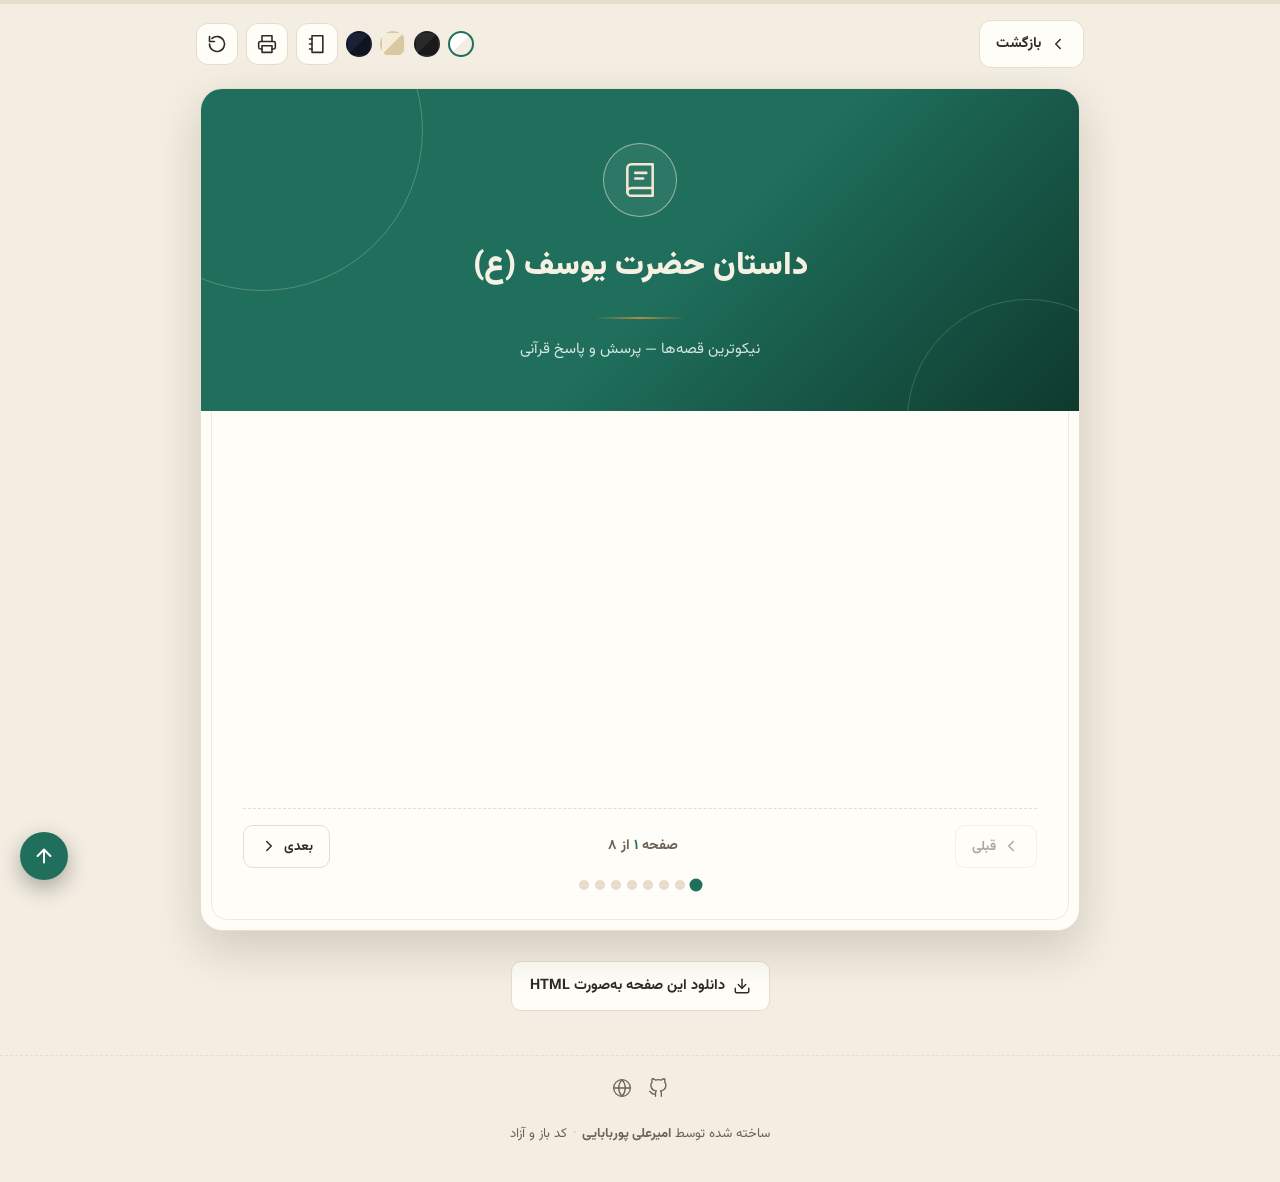
<file: static/lesson2.html>
<!DOCTYPE html>
<html lang="fa" dir="rtl">
<head>
<meta charset="UTF-8">
<meta name="viewport" content="width=device-width, initial-scale=1.0">
<title>داستان حضرت یوسف (ع) — بخش دوم — درس‌نامه</title>
<meta name="description" content="۲۱ پرسش و پاسخ از ادامه داستان حضرت یوسف (ع) و درس‌های اخلاقی">
<link rel="stylesheet" href="css/fonts.css">
<link rel="stylesheet" href="css/main.css">
<link rel="stylesheet" href="css/lesson.css">
</head>
<body>

<div class="progress-bar"><span id="progressFill"></span></div>

<div class="toolbar">
  <a class="back-btn" href="index.html">
    <svg viewBox="0 0 24 24"><path d="M15 18l-6-6 6-6"/></svg>
    بازگشت
  </a>
  <div class="tool-group">
    <div class="theme-switcher" role="group" aria-label="انتخاب تم">
      <button class="theme-swatch" data-theme="light" title="روشن"></button>
      <button class="theme-swatch" data-theme="dark" title="تاریک"></button>
      <button class="theme-swatch" data-theme="sepia" title="کرم"></button>
      <button class="theme-swatch" data-theme="night" title="شب"></button>
    </div>
    <button class="icon-btn" id="viewBtn" title="حالت نمایش" aria-label="تغییر حالت نمایش">
      <svg viewBox="0 0 24 24"><path d="M6 2h13v20H6z"/><path d="M3 6h3M3 12h3M3 18h3"/></svg>
    </button>
    <button class="icon-btn" id="printBtn" title="تبدیل به PDF" aria-label="تبدیل به PDF">
      <svg viewBox="0 0 24 24"><path d="M6 9V2h12v7"/><path d="M6 18H4a2 2 0 0 1-2-2v-5a2 2 0 0 1 2-2h16a2 2 0 0 1 2 2v5a2 2 0 0 1-2 2h-2"/><path d="M6 14h12v8H6z"/></svg>
    </button>
    <button class="icon-btn" id="resetLessonBtn" title="بازنشانی این درس" aria-label="بازنشانی این درس">
      <svg viewBox="0 0 24 24"><path d="M3 12a9 9 0 1 0 3-6.7"/><path d="M3 3v6h6"/></svg>
    </button>

  </div>
</div>

<main id="app"></main>

<div style="max-width:920px;margin:30px auto 0;padding:0 16px;text-align:center">
  <a class="btn" href="lesson2-offline-offline.html" download>
    <svg viewBox="0 0 24 24"><path d="M21 15v4a2 2 0 0 1-2 2H5a2 2 0 0 1-2-2v-4"/><path d="M7 10l5 5 5-5"/><path d="M12 15V3"/></svg>
    دانلود این صفحه به‌صورت HTML
  </a>
</div>

<button class="fab" id="topFab" title="بالا" aria-label="رفتن به بالا">
  <svg viewBox="0 0 24 24"><path d="M12 19V5M5 12l7-7 7 7"/></svg>
</button>

<footer class="site-footer">
  <div class="icons">
    <a href="https://github.com/ByteBite1391" target="_blank" rel="noopener" title="GitHub" aria-label="GitHub">
      <svg viewBox="0 0 24 24"><path d="M9 19c-5 1.5-5-2.5-7-3m14 6v-3.87a3.37 3.37 0 0 0-.94-2.61c3.14-.35 6.44-1.54 6.44-7A5.44 5.44 0 0 0 20 4.77 5.07 5.07 0 0 0 19.91 1S18.73.65 16 2.48a13.38 13.38 0 0 0-7 0C6.27.65 5.09 1 5.09 1A5.07 5.07 0 0 0 5 4.77a5.44 5.44 0 0 0-1.5 3.78c0 5.42 3.3 6.61 6.44 7A3.37 3.37 0 0 0 9 18.13V22"/></svg>
    </a>
    <a href="https://bytebite1391.github.io/Portfolio" target="_blank" rel="noopener" title="پورتفولیو" aria-label="پورتفولیو">
      <svg viewBox="0 0 24 24"><circle cx="12" cy="12" r="10"/><path d="M2 12h20M12 2a15.3 15.3 0 0 1 4 10 15.3 15.3 0 0 1-4 10 15.3 15.3 0 0 1-4-10 15.3 15.3 0 0 1 4-10z"/></svg>
    </a>
  </div>
  <p>ساخته شده توسط <strong>امیرعلی پوربابایی</strong><span class="sep">·</span>کد باز و آزاد</p>
</footer>

<script>window.LESSONS_DATA = [{"id": "lesson1", "title": "داستان حضرت یوسف (ع)", "subtitle": "نیکوترین قصه‌ها — پرسش و پاسخ قرآنی", "description": "۲۱ پرسش و پاسخ از داستان حضرت یوسف (ع) در قرآن کریم", "questions": [{"id": 1, "section": "بخش اول — مفاهیم و پرسش‌ها", "q": "داستان حضرت یوسف (ع) در قرآن کریم به عنوان «<span class=\"blank\">…………..</span> قصه‌ها» یاد شده است.", "a": "<strong>نیکوترین</strong>"}, {"id": 2, "section": null, "q": "چه کسانی در این کتاب داستان حضرت یوسف (ع) را روایت می‌کنند؟", "a": "<ul><li>لاوی، برادر حضرت یوسف</li><li>زلیخا، همسر عزیز مصر</li><li>هم‌بند حضرت یوسف در زندان</li><li>خود حضرت یوسف (ع)</li></ul>"}, {"id": 3, "section": null, "q": "علت حسادت برادران یوسف به او چه بود؟", "a": "چون یوسف از بقیه برادران زیباتر بود و رفتارش هم خیلی بهتر از رفتار آن‌ها بود."}, {"id": 4, "section": null, "q": "برادران یوسف خود را به خاطر <span class=\"blank\">…………..</span> برتر می‌دانستند، اما از نظر پدرشان کسی برتر بود که <span class=\"blank\">…………..</span> و <span class=\"blank\">…………..</span> بهتری داشته باشد.", "a": "<strong>زور بازویشان</strong> – <strong>اخلاق</strong> – <strong>رفتار</strong>"}, {"id": 5, "section": null, "q": "حسادت را تعریف کنید و بگویید انسان حسود دچار چه حالت‌هایی می‌شود؟", "a": "حسادت یعنی از دیدن نعمت‌هایی که دیگران دارند و تو نداری، دچار خشم شوی و آرزو کنی آن نعمت از دیگران گرفته شود. حتی ممکن است فرد حسود برای از بین بردن آن نعمت یا خودِ صاحب نعمت دست به کار شود."}, {"id": 6, "section": null, "q": "چرا حسادت یکی از ریشه‌های کفر است؟", "a": "زیرا فرد حسود نسبت به خدا هم خشم دارد که چرا نعمتی را به دیگری داده ولی به او نداده است و به نعمت‌هایی که خدا به خودش داده توجهی نمی‌کند."}, {"id": 7, "section": null, "q": "طبق حدیث امام صادق (ع)، ریشه‌های کفر سه چیز است: <span class=\"blank\">…………..</span> به دنیا، <span class=\"blank\">…………..</span> و <span class=\"blank\">…………..</span>", "a": "<strong>حرص</strong> – <strong>تکبر</strong> – <strong>حسادت</strong>"}, {"id": 8, "section": null, "q": "برای اینکه در دام حسادت گرفتار نشویم، چه کارهایی باید انجام دهیم؟", "a": "<ul><li>به نعمت‌هایی که خدا به ما داده خوب فکر کنیم و شکرش را به جا آوریم.</li><li>اگر نعمت‌های دیگران را می‌خواهیم، از خدا بخواهیم آن نعمت‌ها را به ما هم بدهد و برای به دست آوردنشان تلاش کنیم.</li></ul>"}, {"id": 9, "section": null, "q": "با توجه به آیه «إِنَّا هَدَیْنَاهُ السَّبِیلَ إِمَّا شَاکِراً وَ إِمَّا کَفُوراً»، آیا داشتن خانواده و محیط خوب به طور قطعی باعث درستکار شدن انسان می‌شود؟ چرا؟", "a": "خیر؛ زیرا خداوند به خود انسان حق انتخاب و اختیار داده است. انسان می‌تواند تحت تربیت پیامبران باشد اما راه نادرست و بیراهه را انتخاب کند (همان‌طور که برادران یوسف با وجود پیامبرزاده بودن، مرتکب گناه شدند)."}, {"id": 10, "section": null, "q": "نبرد عقل و حسادت در وجود برادران یوسف چگونه توصیف شده است؟", "a": "وقتی عقلشان آن‌ها را از کشتن یوسف بازمی‌داشت، با خود می‌گفتند وقت برای خوب بودن هست؛ اول یوسف را می‌کشیم، بعد از آن توبه کرده و آدم‌های خوبی می‌شویم."}, {"id": 11, "section": null, "q": "اگر انسان با حسادتش مبارزه نکند، <span class=\"blank\">…………..</span> از کار می‌افتد و <span class=\"blank\">…………..</span> فرصت پیدا می‌کند تا کارهای نادرست را در نظرش درست جلوه دهد.", "a": "<strong>عقلش</strong> – <strong>شیطان</strong>"}, {"id": 12, "section": null, "q": "پیشنهاد نهایی یکی از برادران (لاوی) برای دور کردن یوسف بدون آلوده شدن دستشان به خون او چه بود؟", "a": "او پیشنهاد کرد یوسف را در چاهی بیندازند که سر راه کاروان‌ها باشد تا کاروانی او را پیدا کند و با خود ببرد."}, {"id": 13, "section": "داستان شاهرخ ضرغام — صفحات ۲۰ و ۲۱", "q": "چه صفات اخلاقی مثبتی در وجود شاهرخ باعث شد خداوند او را از دام گناه نجات دهد؟", "a": "احترام به مادر، کمک به عمه ناتوانش، رعایت حال خانواده در غذا خوردن، دلسوزی برای فقرا و نیازمندان، و ترک مشروبات الکلی و خواندن نماز و روزه در ماه‌های محرم و رمضان."}, {"id": 14, "section": null, "q": "شاهرخ ضرغام پس از شنیدن ماجرای شهید طیب رضایی، فردای آن روز به مشهد رفت و در حرم <span class=\"blank\">…………..</span> توبه کرد.", "a": "<strong>امام رضا (ع)</strong>"}, {"id": 15, "section": "بخش احکام و توهین ممنوع — صفحات ۲۳ و ۲۴", "q": "مشاجره و بحثی که به کینه‌ورزی و تحقیر ختم شود چه حکمی دارد؟ چرا؟", "a": "حرام است؛ زیرا تحقیر مسلمان حرام می‌باشد."}, {"id": 16, "section": null, "q": "چرا ایجاد اختلاف میان مسلمانان حرام است؟", "a": "زیرا اختلاف انداختن میان مسلمانان باعث تضعیف امت اسلامی و تقویت دشمنان اسلام می‌شود."}, {"id": 17, "section": null, "q": "دلیل قرآنیِ ممنوعیت توهین به مقدسات سایر ادیان و مذاهب چیست؟", "a": "خداوند در قرآن (آیه ۱۰۸ سوره انعام) مسلمانان را از دشنام دادن به بت‌ها نهی کرده است، زیرا این کار باعث می‌شود آن‌ها نیز از روی نادانی به خدای یگانه ناسزا بگویند. بنابراین توهین به مقدسات دیگران حرام است."}, {"id": 18, "section": null, "q": "تحقیر مسلمان چه حکمی دارد؟", "a": "حرام است."}, {"id": 19, "section": null, "q": "توهین کردن به مقدسات دیگران چه حکمی دارد؟", "a": "حرام است."}, {"id": 20, "section": null, "q": "حکم ورود به مجالسی که در آن به مقدسات دیگران توهین می‌شود چیست؟", "a": "هر گونه گفتار و کردار که به دشمن بهانه دهد که بین یک مسلمان تفرقه بیندازد، گناه است."}, {"id": 21, "section": null, "q": "یکی از راه‌های در امان بودن از حسادت را بنویسید.", "a": "شکر نعمت."}]}, {"id": "lesson2", "title": "داستان حضرت یوسف (ع) — بخش دوم", "subtitle": "پرسش و پاسخ قرآنی — درس دوم", "description": "۲۱ پرسش و پاسخ از ادامه داستان حضرت یوسف (ع) و درس‌های اخلاقی", "questions": [{"id": 1, "section": "ادامه داستان حضرت یوسف (ع)", "q": "برادران یوسف برای راضی کردن پدر به فرستادن یوسف، از چه بهانه‌ای استفاده کردند؟", "a": "برادران یوسف ابتدا با شعار خیرخواهی گفتند: «پدر! چرا به ما اعتماد نمی‌کنی؟ خیرخواه او هستیم و بدش را نمی‌خواهیم.» سپس بازی کردن را بهانه قرار دادند و گفتند: «او را فردا با ما بفرست تا در چمنزار بگردد و بازی کند و ما حتماً مراقبش خواهیم بود.»"}, {"id": 2, "section": null, "q": "از رفتار برادران یوسف، چه درسی درباره‌ی افرادی که به بهانه‌ی خیرخواهی به انسان ضربه می‌زنند، می‌گیریم؟", "a": "برخی افراد با نقشه‌های دروغین، پیش‌بازی‌ها و وعده‌های خطرناک، آرزوهای انسان را به ضررش می‌کنند. این افراد به اسم خیرخواهی یا جوانی‌کردن، انسان را مشغول کارهایی می‌کنند که در نهایت به ضررش تمام می‌شود و وقتی انسان به خود می‌آید، می‌بیند چقدر ضرر کرده است."}, {"id": 3, "section": null, "q": "نگرانی حضرت یعقوب (ع) درباره‌ی فرستادن یوسف با برادرانش چه بود و برادران چگونه این نگرانی را رفع کردند؟", "a": "حضرت یعقوب به‌خاطر گرگ‌های زیاد در منطقه، نگران بود که اگر یوسف از او جدا شود و گرسنه شود، گرگی او را بخورد و حواس برادرانش نباشد. برادران برای رفع این نگرانی گفتند: «ما گروه نیرومندی هستیم. اگر با وجود ما گرگ یوسف را بخورد، خیلی برایمان بد می‌شود. پس نگران نباش و یوسف را با ما بفرست.» در نهایت پدر راضی شد."}, {"id": 4, "section": null, "q": "رفتار برادران یوسف هنگام رسیدن به چاه را در چند جمله توصیف کنید.", "a": "ابتدا یوسف فکر کرد برادرانش می‌خواهند آب بردارند، اما وقتی با رفتار خشنشان روبه‌رو شد، وحشت کرد. برادران زمان کشیدند و سرانجام یوسف را به زور از تنش درآوردند، با چاقو تهدیدش کردند، پیراهنش را گرفتند و او را در چاه انداختند. پس از آن، ناله‌های او را نشنیده گرفتند و او را تنها و هراسان در چاهی تاریک رها کردند و رفتند."}, {"id": 5, "section": null, "q": "برادران یوسف برای اینکه پدر از مرگ یوسف باخبر شود، چه نقشی ترتیب دادند؟", "a": "حیوانی را در همان صحرا به دام انداختند، آن را کشتند و خونش را روی پیراهن یوسف ریختند تا به پدر نشان دهند که گرگ یوسف را خورده است."}, {"id": 6, "section": null, "q": "وقتی در چاهِ مشکلات دنیا گرفتار می‌شویم، آن را <span class=\"blank\">………………</span> بدانی برای برقراری ارتباط با خدا. با خداوند حرف بزنی و از او <span class=\"blank\">………………</span> بخواهی. مناجات با خدا، اتصال به <span class=\"blank\">………………</span> قدرت است.", "a": "<strong>فرصت</strong> / <strong>یاری</strong> / <strong>مبدأ (سرچشمه)</strong>"}, {"id": 7, "section": null, "q": "مناجات با خدا چه سودی برای انسان در سختی‌ها دارد؟", "a": "مناجات با خدا، اتصال به مبدأ قدرت است؛ قدرت خداوندی که بر هر کاری تواناست. چنین اتصالی امیدبخش است و پیروزی به همراه دارد. یوسف با اینکه نوجوان و کم‌تجربه بود، اما امیدش را از دست نداد و باور داشت خدا در دل صحرا و عمق چاه هم با اوست."}, {"id": 8, "section": null, "q": "برادران یوسف پس از رها کردن یوسف در چاه، برای فریب دادن پدر چه کارهایی انجام دادند؟", "a": "عامدانه وقت را هدر دادند تا شب شود و تأخیرشان پدر را نگران کند. نزدیک خانه چهره‌ی غمگین به خودشان گرفتند و با شروع به اشک ریختن، به پدر گفتند: «در صحرا بودیم و داشتیم با هم مسابقه می‌دادیم. یوسف را کنار وسایلمان گذاشته بودیم. حواسمان از یوسف پرت شد؛ گرگ آمد و او را خورد.»"}, {"id": 9, "section": null, "q": "همنشینی با افراد بد چه تأثیری بر رفتار انسان دارد؟", "a": "هر که به‌طور گسترده به هم‌نشینی با افراد بد می‌پردازد، دوست دارد رفیق خودش را هم به گناهانی که خودش انجام می‌دهد، آلوده کند. او به‌دنبال توجیه‌های مختلف تلاش می‌کند تا گناهش برای خودش و دیگران راحت‌تر شود. در نتیجه، گناه به‌مرور بیشتر می‌شود و فرد آلوده به گناه می‌گردد."}, {"id": 10, "section": null, "q": "اگر برادران یوسف به خدا و تدبیر او ایمان داشتند، رفتارشان چه تغییری می‌کرد؟ (حداقل دو نمونه بیان کنید.)", "a": "<ul><li>نقشه‌چینی برای از بین بردن برادرشان را انجام نمی‌دادند، زیرا ایمان به تدبیر خدا، انسان را از خیانت و فریبکاری باز می‌دارد.</li><li>به‌جای پرتاب کردن یوسف در چاه، با او مهربانی می‌کردند و در کنارش می‌ماندند؛ زیرا ایمان به خدا، مسئولیت‌پذیری در قبال دیگران را تقویت می‌کند.</li><li>برای فریب دادن پدر، حیوان نمی‌کشتند و خون آن را روی لباس یوسف نمی‌ریختند؛ زیرا دروغ و فریب، با ایمان به خدا سازگار نیست.</li></ul>"}, {"id": 11, "section": "سیره پیامبر (ص) — صفحات ۳۴ تا ۳۶", "q": "پیامبر (ص) در مکه، چه روش‌ها و راهکارهایی برای دور کردن مردم از بت‌پرستی و خرافات به کار می‌بردند؟", "a": "پیامبر (ص) از روش‌های گوناگونی استفاده می‌کردند: گاهی با نصیحت، گاهی با مباحثه و بحث علمی، گاهی با رفاقت و دوستی، و گاهی با مدارا و تحمل رفتارهای ناپسند مردم."}, {"id": 12, "section": null, "q": "عُقبه که بود؟", "a": "عُقبه از تاجران بزرگ شهر مکه بود."}, {"id": 13, "section": null, "q": "مهربانی پیامبر (ص) در مهمانی عُقبه چه بود و چرا این کار را انجام دادند؟", "a": "پیامبر (ص) وقتی از سفر تجاری برمی‌گشت، عادت داشت بزرگترین سفره‌ی مکه را پهن کند و به همشهریانش غذا بدهد. در یکی از این مهمانی‌ها، پیامبر با فاصله از سفره نشست و دست به غذا نزد. وقتی عُقبه پرسید چرا نمی‌خورد، پیامبر گفت: «دست به غذا نمی‌زنم تا تو مسلمان شوی.» پیامبر این کار را انجام داد تا عُقبه گرسنه از سر سفره بلند نشود؛ یعنی او را دوست داشت."}, {"id": 14, "section": null, "q": "چرا عُقبه پس از مسلمان شدن، تحت فشار ابی‌جهل از دین خارج شد؟", "a": "ابی‌جهل که از دوستان صمیمی عُقبه بود، از مسلمان شدن او عصبانی شد و تهدید کرد که از او راضی نمی‌شود، مگر اینکه نزد پیامبر برود، در برابرش بایستد و آب دهانش را به صورتش بیندازد و برگردد. عُقبه چون دوست نداشت رفاقتش با ابی‌جهل آسیب ببیند، قبول کرد و این کار را انجام داد و از دین خدا برگشت."}, {"id": 15, "section": null, "q": "آیات ۲۷ تا ۲۹ سوره‌ی فرقان، چه حسرتی از عُقبه بیان می‌کنند؟", "a": "این آیات حسرت عُقبه در روز قیامت را بیان می‌کنند: «ای کاش با رسول (خدا) راه را برگزیده بودم! ای وای بر من؛ کاش فلان (شخص گمراه) را دوست خود انتخاب نکرده بودم! او مرا از یادآوری (حق) گمراه ساخت بعد از آنکه (یاد حق) به سراغ من آمده بود.» و شیطان همیشه خوار کنندۀ انسان بوده است."}, {"id": 16, "section": "آزاری مردم — صفحات ۳۷ تا ۳۹", "q": "چرا آزاری مردم در اسلام حرام است؟ (دو دلیل بیاورید.)", "a": "<ul><li>دلیل اول: سرپیچی از دستور خداست؛ زیرا خدا دوست دارد مردم در کنار هم با آرامش زندگی کنند و کسی مایه‌ی آزار دیگری نباشد.</li><li>دلیل دوم: بی‌توجهی به حقوق اجتماعی دیگران است؛ اسلام با شادی کردن مخالف نیست، اما با شادی‌هایی که حرام باشد (مثل آزاری مردم) مخالف است.</li></ul>"}, {"id": 17, "section": null, "q": "آیا اسلام با شادی کردن مخالف است؟", "a": "خیر، با شادی‌های حرام مخالف است مانند مردم آزاری در مجلس عروسی."}, {"id": 18, "section": null, "q": "سه مورد از مصادیق آزاری مردم در زندگی روزمره (مدرسه، خانه، خیابان) بیان کنید.", "a": "<ul><li>در مدرسه: حرف زدن در دست یکی از دوستان هنگام درس خواندن که باعث حواس‌پرتی و یاد نگرفتن درس می‌شود.</li><li>در ساختمان: نگه داشتن آسانسور در طبقه‌ی خود تا زمانی که کاری را انجام دهد، بدون توجه به عجله‌ی دیگران.</li><li>در خیابان: پخش ضبط‌شده‌ی آهنگ با صدای بلند از داخل ماشین که گوش همسایگان را کر می‌کند.</li></ul>"}, {"id": 19, "section": null, "q": "امام صادق (ع) در مورد افرادی که بی‌آزار هستند چه می‌فرماید؟", "a": "به خدا قسم کسانی که رستگار شدند افرادی بودند که آزارشان حتی به مورچه هم نمی‌رسید."}, {"id": 20, "section": null, "q": "خداوند در مورد اذیت کردن بنده مومن خود چه می‌فرماید؟", "a": "کسی که با بنده مومن من آزار برساند، با من اعلام جنگ کرده است."}, {"id": 21, "section": null, "q": "آیا پخش کردن صدای قرآن و اذان در مراسم مختلف اشکال دارد؟", "a": "اگر باعث آزار و اذیت همسایگان نمی‌شود مشکلی ندارد."}]}];</script>
<script src="js/main.js"></script>
<script src="js/lesson.js"></script>
</body>
</html>
</file>
<file: static/css/fonts.css>
@font-face{font-family:'Vazirmatn';font-style:normal;font-weight:400;font-display:swap;src:url('../fonts/Vazirmatn-Regular.woff2') format('woff2');}
@font-face{font-family:'Vazirmatn';font-style:normal;font-weight:700;font-display:swap;src:url('../fonts/Vazirmatn-Bold.woff2') format('woff2');}
@font-face{font-family:'Vazirmatn';font-style:normal;font-weight:900;font-display:swap;src:url('../fonts/Vazirmatn-Black.woff2') format('woff2');}
</file>
<file: static/css/main.css>
/* === Themes === */
:root,[data-theme="light"]{
  --bg:#f3ede2;--surface:#fffdf8;--surface-2:#faf6ee;
  --ink:#2e2a24;--ink-muted:#6b6257;
  --accent:#1f6f5c;--accent-soft:#e3efe9;--accent-ink:#fff;
  --gold:#b08d3f;--gold-soft:#f3e9d2;
  --line:#e6ddcd;--shadow:0 18px 45px rgba(60,45,20,.18);
  --notebook-line:#dfe8f5;
}
[data-theme="dark"]{
  --bg:#141a18;--surface:#1c2422;--surface-2:#171e1c;
  --ink:#e9e4d8;--ink-muted:#a49b8c;
  --accent:#3fae90;--accent-soft:#1f3530;--accent-ink:#fff;
  --gold:#d4b06a;--gold-soft:#2a2418;
  --line:#2c3532;--shadow:0 18px 45px rgba(0,0,0,.5);
  --notebook-line:#22302c;
}
[data-theme="sepia"]{
  --bg:#ede0c4;--surface:#f8efd9;--surface-2:#f0e4c8;
  --ink:#3d2f1a;--ink-muted:#6e5b3a;
  --accent:#8a5a2b;--accent-soft:#e8d5a8;--accent-ink:#fff;
  --gold:#a67c2e;--gold-soft:#e8d9b2;
  --line:#d9c9a3;--shadow:0 18px 45px rgba(80,55,20,.25);
  --notebook-line:#e0d0a8;
}
[data-theme="night"]{
  --bg:#0f1420;--surface:#161d2e;--surface-2:#121828;
  --ink:#d8e0f0;--ink-muted:#8896b3;
  --accent:#6c9ef0;--accent-soft:#1e2842;--accent-ink:#fff;
  --gold:#e0a74b;--gold-soft:#2a2418;
  --line:#283350;--shadow:0 18px 45px rgba(0,0,0,.6);
  --notebook-line:#1e2842;
}

*{box-sizing:border-box}
html,body{margin:0;padding:0}
body{
  font-family:'Vazirmatn',Tahoma,sans-serif;
  background:var(--bg);color:var(--ink);
  line-height:1.95;min-height:100vh;
  transition:background .3s,color .3s;
  -webkit-font-smoothing:antialiased;
}
a{color:var(--accent);text-decoration:none}
a:hover{text-decoration:underline}
img,svg{max-width:100%}
button{font-family:inherit}

.theme-switcher{display:flex;gap:8px;align-items:center}
.theme-swatch{width:26px;height:26px;border-radius:50%;padding:0;cursor:pointer;border:2px solid transparent;transition:.2s}
.theme-swatch[data-theme="light"]{background:linear-gradient(135deg,#fff 50%,#f3ede2 50%)}
.theme-swatch[data-theme="dark"]{background:linear-gradient(135deg,#2a2a2a 50%,#1a1a1a 50%)}
.theme-swatch[data-theme="sepia"]{background:linear-gradient(135deg,#f4ecd8 50%,#d9c9a3 50%)}
.theme-swatch[data-theme="night"]{background:linear-gradient(135deg,#1a2035 50%,#0f1420 50%)}
.theme-swatch:hover{transform:scale(1.1)}
.theme-swatch.active{border-color:var(--accent);box-shadow:0 0 0 2px var(--bg)}

.wrap{max-width:920px;margin:0 auto;padding:0 16px}
.topbar{max-width:920px;margin:20px auto 24px;display:flex;justify-content:space-between;align-items:center;gap:12px;flex-wrap:wrap;padding:0 16px}
.brand{display:flex;align-items:center;gap:12px}
.brand .logo{width:46px;height:46px;border-radius:12px;background:var(--accent);color:var(--accent-ink);display:flex;align-items:center;justify-content:center;flex:0 0 auto}
.brand .logo svg{width:24px;height:24px;stroke:currentColor;fill:none;stroke-width:1.8;stroke-linecap:round;stroke-linejoin:round}
.brand h1{margin:0;font-size:1.2rem;font-weight:800}
.brand p{margin:0;font-size:.8rem;color:var(--ink-muted)}

.icon-btn{width:42px;height:42px;border-radius:12px;border:1px solid var(--line);background:var(--surface);color:var(--ink);cursor:pointer;display:inline-flex;align-items:center;justify-content:center;transition:.2s;padding:0}
.icon-btn:hover{transform:translateY(-2px);box-shadow:0 6px 16px rgba(0,0,0,.1);color:var(--accent)}
.icon-btn svg{width:20px;height:20px;stroke:currentColor;fill:none;stroke-width:1.9;stroke-linecap:round;stroke-linejoin:round}
.icon-btn.active{background:var(--accent);color:var(--accent-ink);border-color:var(--accent)}

.site-footer{text-align:center;color:var(--ink-muted);font-size:.82rem;margin-top:44px;padding:22px 16px;border-top:1px dashed var(--line)}
.site-footer .icons{display:flex;justify-content:center;gap:16px;margin-bottom:10px}
.site-footer .icons a{color:var(--ink-muted);transition:.2s}
.site-footer .icons a:hover{color:var(--accent)}
.site-footer .icons svg{width:20px;height:20px;stroke:currentColor;fill:none;stroke-width:1.6;stroke-linecap:round;stroke-linejoin:round}
.site-footer .sep{margin:0 6px;opacity:.4}

.btn{display:inline-flex;align-items:center;gap:8px;padding:10px 18px;border-radius:10px;border:1px solid var(--line);background:var(--surface);color:var(--ink);cursor:pointer;font-weight:700;font-size:.9rem;transition:.2s}
.btn:hover{border-color:var(--accent);color:var(--accent);text-decoration:none}
.btn-primary{background:var(--accent);color:var(--accent-ink);border-color:var(--accent)}
.btn-primary:hover{color:var(--accent-ink);filter:brightness(1.08)}
.btn svg{width:18px;height:18px;stroke:currentColor;fill:none;stroke-width:1.9;stroke-linecap:round;stroke-linejoin:round}

.progress-track{height:6px;background:var(--line);border-radius:999px;overflow:hidden}
.progress-track span{display:block;height:100%;background:linear-gradient(90deg,var(--accent),var(--gold));transition:width .4s;border-radius:999px}

@media print{
  body{background:#fff;color:#000;padding:0}
  .topbar,.site-footer,.toolbar,.fab,.progress-bar,.page-nav,.page-dots,.theme-switcher{display:none!important}
  .book-stage{display:block!important}
  .book-page{position:static!important;opacity:1!important;visibility:visible!important;transform:none!important;animation:none!important;page-break-after:always;margin-bottom:20px;display:block!important;grid-area:auto!important}
  .notebook{background:#fff!important;background-image:none!important}
  .question-card{box-shadow:none;border:1px solid #ccc;break-inside:avoid}
}

/* === Danger button + reset modal === */
.btn-danger{background:#c0392b;color:#fff;border-color:#c0392b}
.btn-danger:hover{color:#fff;filter:brightness(1.1);border-color:#c0392b}
.btn-danger svg{stroke:currentColor}

.modal-overlay{
  position:fixed;inset:0;background:rgba(0,0,0,.55);display:none;
  align-items:center;justify-content:center;z-index:200;padding:16px;
}
.modal-overlay.show{display:flex}
.modal{
  background:var(--surface);border-radius:18px;max-width:440px;width:100%;
  padding:24px;box-shadow:0 24px 60px rgba(0,0,0,.4);border:1px solid var(--line);
}
.modal h3{margin:0 0 10px;display:flex;align-items:center;gap:10px;font-size:1.05rem}
.modal h3 svg{width:22px;height:22px;stroke:var(--gold);fill:none;stroke-width:2;stroke-linecap:round;stroke-linejoin:round}
.modal p{color:var(--ink-muted);font-size:.9rem;margin:0 0 18px;line-height:1.8}
.modal-actions{display:flex;gap:10px;flex-wrap:wrap;justify-content:flex-start}

.reset-tools{display:flex;gap:10px;flex-wrap:wrap;justify-content:center;margin-top:20px}

.lesson-card-wrap{position:relative;display:flex;flex-direction:column}
.lesson-card-wrap .lesson-reset-btn{
  margin-top:8px;justify-content:center;font-size:.82rem;padding:6px 10px;
  display:inline-flex;align-items:center;gap:6px;
}
</file>
<file: static/css/home.css>
/* === Home === */
.hero{background:linear-gradient(135deg,var(--accent) 0%,var(--accent) 60%,var(--gold) 160%);color:#f6f1e3;border-radius:20px;padding:34px 28px;margin-bottom:26px;box-shadow:var(--shadow);position:relative;overflow:hidden}
.hero::after{content:"";position:absolute;width:280px;height:280px;border:1px solid rgba(243,233,210,.2);border-radius:50%;top:-110px;left:-80px;pointer-events:none}
.hero h2{margin:0 0 8px;font-size:1.5rem;font-weight:800;position:relative;z-index:1}
.hero p{margin:0;color:rgba(255,255,255,.85);position:relative;z-index:1}
.section-h{display:flex;align-items:center;gap:10px;margin:26px 0 14px;font-weight:800;font-size:1.05rem}
.section-h svg{width:20px;height:20px;stroke:var(--gold);fill:none;stroke-width:1.9;stroke-linecap:round;stroke-linejoin:round}
.lesson-grid{display:grid;grid-template-columns:repeat(auto-fill,minmax(260px,1fr));gap:16px}
.lesson-card{background:var(--surface);border:1px solid var(--line);border-radius:16px;padding:20px;box-shadow:0 4px 14px rgba(80,60,30,.06);transition:.25s;display:flex;flex-direction:column;gap:12px;position:relative;color:inherit}
.lesson-card:hover{transform:translateY(-4px);box-shadow:0 12px 28px rgba(80,60,30,.14);border-color:var(--accent);text-decoration:none}
.lesson-card .cover{width:48px;height:48px;border-radius:12px;background:var(--accent-soft);display:flex;align-items:center;justify-content:center}
.lesson-card .cover svg{width:26px;height:26px;stroke:var(--accent);fill:none;stroke-width:1.8;stroke-linecap:round;stroke-linejoin:round}
.lesson-card h3{margin:0;font-size:1.05rem;font-weight:800}
.lesson-card p{margin:0;font-size:.85rem;color:var(--ink-muted)}
.lesson-card .badge{position:absolute;top:14px;left:14px;font-size:.7rem;font-weight:700;background:var(--gold-soft);color:var(--gold);padding:3px 10px;border-radius:999px;border:1px solid var(--gold)}
.lesson-card .meta{font-size:.78rem;color:var(--ink-muted);display:flex;justify-content:space-between}
.continue-card{border:2px dashed var(--gold);background:var(--gold-soft)}
.continue-card:hover{border-color:var(--gold)}

/* === Danger button + reset modal === */
.btn-danger{background:#c0392b;color:#fff;border-color:#c0392b}
.btn-danger:hover{color:#fff;filter:brightness(1.1);border-color:#c0392b}
.btn-danger svg{stroke:currentColor}

.modal-overlay{
  position:fixed;inset:0;background:rgba(0,0,0,.55);display:none;
  align-items:center;justify-content:center;z-index:200;padding:16px;
}
.modal-overlay.show{display:flex}
.modal{
  background:var(--surface);border-radius:18px;max-width:440px;width:100%;
  padding:24px;box-shadow:0 24px 60px rgba(0,0,0,.4);border:1px solid var(--line);
}
.modal h3{margin:0 0 10px;display:flex;align-items:center;gap:10px;font-size:1.05rem}
.modal h3 svg{width:22px;height:22px;stroke:var(--gold);fill:none;stroke-width:2;stroke-linecap:round;stroke-linejoin:round}
.modal p{color:var(--ink-muted);font-size:.9rem;margin:0 0 18px;line-height:1.8}
.modal-actions{display:flex;gap:10px;flex-wrap:wrap;justify-content:flex-start}

.reset-tools{display:flex;gap:10px;flex-wrap:wrap;justify-content:center;margin-top:20px}

.lesson-card-wrap{position:relative;display:flex;flex-direction:column}
.lesson-card-wrap .lesson-reset-btn{
  margin-top:8px;justify-content:center;font-size:.82rem;padding:6px 10px;
  display:inline-flex;align-items:center;gap:6px;
}
</file>
<file: static/css/lesson.css>
/* === Lesson === */
.progress-bar{position:fixed;top:0;left:0;right:0;height:4px;background:var(--line);z-index:100}
.progress-bar span{display:block;height:100%;width:0;background:linear-gradient(90deg,var(--accent),var(--gold));transition:width .3s}
.toolbar{max-width:920px;margin:20px auto 20px;display:flex;justify-content:space-between;gap:10px;flex-wrap:wrap;padding:0 16px;align-items:center}
.tool-group{display:flex;gap:8px;flex-wrap:wrap;align-items:center}
.back-btn{display:inline-flex;align-items:center;gap:8px;color:var(--ink);background:var(--surface);border:1px solid var(--line);padding:9px 16px;border-radius:12px;font-size:.9rem;font-weight:700;transition:.2s}
.back-btn:hover{transform:translateX(3px);border-color:var(--accent);text-decoration:none;color:var(--accent)}
.back-btn svg{width:18px;height:18px;stroke:currentColor;fill:none;stroke-width:2;stroke-linecap:round;stroke-linejoin:round}

.view-book .book{max-width:880px;margin:0 auto;background:var(--surface);border-radius:22px;box-shadow:var(--shadow);overflow:hidden;border:1px solid var(--line);position:relative}
.view-book .book::before{content:"";position:absolute;inset:10px;border:1px solid var(--gold-soft);border-radius:16px;pointer-events:none;z-index:0}
.view-book .book-cover{background:linear-gradient(135deg,var(--accent) 0%,var(--accent) 55%,#0e3a2e 100%);color:#f6f1e3;padding:54px 34px 46px;text-align:center;position:relative;overflow:hidden}
.view-book .book-cover::after{content:"";position:absolute;width:320px;height:320px;border:1px solid rgba(243,233,210,.25);border-radius:50%;top:-120px;left:-100px}
.view-book .book-cover::before{content:"";position:absolute;width:240px;height:240px;border:1px solid rgba(243,233,210,.18);border-radius:50%;bottom:-130px;right:-70px}
.view-book .cover-icon{width:74px;height:74px;margin:0 auto 18px;display:flex;align-items:center;justify-content:center;border:1.5px solid rgba(243,233,210,.55);border-radius:50%;background:rgba(255,255,255,.06);position:relative;z-index:1}
.view-book .cover-icon svg{width:38px;height:38px;stroke:#f3e9d2;fill:none;stroke-width:1.6;stroke-linecap:round;stroke-linejoin:round}
.view-book .book-cover h1{margin:0 0 10px;font-size:clamp(1.4rem,4vw,2rem);font-weight:800;position:relative;z-index:1}
.view-book .book-cover p{margin:0;color:rgba(255,255,255,.82);font-size:.95rem;position:relative;z-index:1}
.view-book .cover-divider{width:90px;height:2px;background:linear-gradient(90deg,transparent,var(--gold),transparent);margin:20px auto 16px;position:relative;z-index:1}
.view-book .book-body{padding:34px clamp(16px,4vw,42px) 40px;position:relative;z-index:1}

.book-stage{display:grid;grid-template:1fr/1fr;perspective:2200px;position:relative;min-height:50vh}
.book-page{grid-area:1/1;opacity:0;visibility:hidden;pointer-events:none;transform-origin:right center;backface-visibility:hidden;transform:rotateY(0deg)}
.book-page.active{opacity:1;visibility:visible;pointer-events:auto}
@keyframes flipOutNext{from{transform:rotateY(0) scale(1);opacity:1}to{transform:rotateY(-100deg) scale(.85);opacity:0}}
@keyframes flipInNext{from{transform:rotateY(100deg) scale(.85);opacity:0}to{transform:rotateY(0) scale(1);opacity:1}}
@keyframes flipOutPrev{from{transform:rotateY(0) scale(1);opacity:1}to{transform:rotateY(100deg) scale(.85);opacity:0}}
@keyframes flipInPrev{from{transform:rotateY(-100deg) scale(.85);opacity:0}to{transform:rotateY(0) scale(1);opacity:1}}
.book-page.flip-out-next{animation:flipOutNext .7s cubic-bezier(.4,0,.2,1) forwards}
.book-page.flip-in-next{animation:flipInNext .7s cubic-bezier(.4,0,.2,1) forwards}
.book-page.flip-out-prev{animation:flipOutPrev .7s cubic-bezier(.4,0,.2,1) forwards}
.book-page.flip-in-prev{animation:flipInPrev .7s cubic-bezier(.4,0,.2,1) forwards}

.page-nav{display:flex;justify-content:space-between;align-items:center;gap:12px;margin-top:20px;padding-top:16px;border-top:1px dashed var(--line)}
.nav-btn{display:inline-flex;align-items:center;gap:6px;padding:10px 16px;border-radius:10px;border:1px solid var(--line);background:var(--surface);color:var(--ink);cursor:pointer;font-weight:700;transition:.2s}
.nav-btn:hover:not(:disabled){border-color:var(--accent);color:var(--accent)}
.nav-btn:disabled{opacity:.4;cursor:not-allowed}
.nav-btn svg{width:18px;height:18px;stroke:currentColor;fill:none;stroke-width:2;stroke-linecap:round;stroke-linejoin:round}
.page-indicator{font-size:.88rem;font-weight:700;color:var(--ink-muted)}
.page-indicator strong{color:var(--accent)}
.page-dots{display:flex;justify-content:center;gap:6px;margin-top:12px;flex-wrap:wrap}
.dot{width:10px;height:10px;border-radius:50%;background:var(--line);border:none;cursor:pointer;padding:0;transition:.2s}
.dot.active{background:var(--accent);transform:scale(1.3)}

.view-notebook .notebook{max-width:880px;margin:0 auto;background:var(--surface);border-radius:14px;border:1px solid var(--line);box-shadow:var(--shadow);padding:30px clamp(16px,4vw,42px);background-image:repeating-linear-gradient(transparent,transparent 31px,var(--notebook-line) 31px,var(--notebook-line) 32px);background-position:0 10px}
.view-notebook .notebook-header{display:flex;align-items:center;gap:14px;padding-bottom:16px;margin-bottom:20px;border-bottom:2px solid var(--accent)}
.view-notebook .nh-icon{width:48px;height:48px;border-radius:12px;background:var(--accent-soft);display:flex;align-items:center;justify-content:center;flex:0 0 auto}
.view-notebook .nh-icon svg{width:26px;height:26px;stroke:var(--accent);fill:none;stroke-width:1.8;stroke-linecap:round;stroke-linejoin:round}
.view-notebook .notebook-header h1{margin:0;font-size:1.2rem;font-weight:800}
.view-notebook .notebook-header p{margin:0;font-size:.8rem;color:var(--ink-muted)}

.section-badge{display:inline-flex;align-items:center;gap:8px;background:var(--accent-soft);color:var(--accent);font-size:.78rem;font-weight:700;padding:5px 12px;border-radius:999px;margin:6px 0 14px;border:1px solid var(--accent-soft)}
.section-badge svg{width:14px;height:14px;stroke:var(--accent);fill:none;stroke-width:1.9;stroke-linecap:round;stroke-linejoin:round}

.question-card{background:var(--surface);border:1px solid var(--line);border-radius:14px;padding:18px 20px;margin-bottom:14px;box-shadow:0 3px 10px rgba(0,0,0,.04);transition:.2s;position:relative}
.view-notebook .question-card{background:var(--surface-2);border-style:dashed}
.question-card:hover{transform:translateY(-2px);box-shadow:0 8px 20px rgba(0,0,0,.08)}
.question-card.marked{border-color:var(--gold);background:var(--gold-soft)}
.question-card.marked::after{content:"";position:absolute;top:0;right:0;width:0;height:0;border-top:26px solid var(--gold);border-left:26px solid transparent;border-radius:0 14px 0 0}
.question-head{display:flex;gap:12px;align-items:flex-start;margin-bottom:12px}
.q-num{flex:0 0 auto;width:28px;height:28px;border-radius:8px;background:var(--accent);color:var(--accent-ink);display:flex;align-items:center;justify-content:center;font-size:.82rem;font-weight:800;margin-top:2px}
.q-text{flex:1;font-weight:700;font-size:.98rem;line-height:1.85;color:var(--ink)}
.mark-btn{flex:0 0 auto;width:34px;height:34px;border-radius:10px;border:1px solid var(--line);background:transparent;color:var(--ink-muted);cursor:pointer;display:flex;align-items:center;justify-content:center;transition:.2s;padding:0}
.mark-btn:hover{color:var(--gold);border-color:var(--gold);transform:scale(1.05)}
.mark-btn svg{width:18px;height:18px;stroke:currentColor;fill:none;stroke-width:1.9;stroke-linecap:round;stroke-linejoin:round}
.question-card.marked .mark-btn{background:var(--gold);color:#fff;border-color:var(--gold)}
.question-card.marked .mark-btn svg{fill:currentColor}

.a-box{display:flex;gap:10px;align-items:flex-start;background:var(--gold-soft);border-radius:10px;padding:12px 14px;font-size:.93rem;color:var(--ink)}
.a-box .a-icon{flex:0 0 auto;margin-top:3px}
.a-box .a-icon svg{width:18px;height:18px;stroke:var(--gold);fill:none;stroke-width:2.1;stroke-linecap:round;stroke-linejoin:round}
.a-box .a-text{flex:1}
.a-box .a-text ul{margin:4px 0 0;padding-right:20px}
.a-box .a-text li{margin-bottom:3px}
.blank{color:var(--accent);font-weight:800;border-bottom:2px dotted var(--accent);padding:0 3px}

.fab{position:fixed;bottom:20px;left:20px;width:48px;height:48px;border-radius:50%;background:var(--accent);color:var(--accent-ink);border:none;cursor:pointer;display:flex;align-items:center;justify-content:center;box-shadow:0 8px 22px rgba(0,0,0,.3);transition:.2s;z-index:90;padding:0}
.fab:hover{transform:scale(1.08)}
.fab svg{width:22px;height:22px;stroke:currentColor;fill:none;stroke-width:2.2;stroke-linecap:round;stroke-linejoin:round}

@media (max-width:560px){
  .view-book .book-cover{padding:40px 20px 34px}
  .view-book .book-body{padding:22px 14px 30px}
  .view-notebook .notebook{padding:20px 14px}
  .question-card{padding:14px 16px}
  .q-text{font-size:.93rem}
  .a-box{font-size:.88rem;padding:10px 12px}
  .brand h1{font-size:1.05rem}
  .toolbar{gap:8px}
  .btn,.nav-btn{padding:8px 12px;font-size:.82rem}
  .icon-btn{width:38px;height:38px}
}

/* === Danger button + reset modal === */
.btn-danger{background:#c0392b;color:#fff;border-color:#c0392b}
.btn-danger:hover{color:#fff;filter:brightness(1.1);border-color:#c0392b}
.btn-danger svg{stroke:currentColor}

.modal-overlay{
  position:fixed;inset:0;background:rgba(0,0,0,.55);display:none;
  align-items:center;justify-content:center;z-index:200;padding:16px;
}
.modal-overlay.show{display:flex}
.modal{
  background:var(--surface);border-radius:18px;max-width:440px;width:100%;
  padding:24px;box-shadow:0 24px 60px rgba(0,0,0,.4);border:1px solid var(--line);
}
.modal h3{margin:0 0 10px;display:flex;align-items:center;gap:10px;font-size:1.05rem}
.modal h3 svg{width:22px;height:22px;stroke:var(--gold);fill:none;stroke-width:2;stroke-linecap:round;stroke-linejoin:round}
.modal p{color:var(--ink-muted);font-size:.9rem;margin:0 0 18px;line-height:1.8}
.modal-actions{display:flex;gap:10px;flex-wrap:wrap;justify-content:flex-start}

.reset-tools{display:flex;gap:10px;flex-wrap:wrap;justify-content:center;margin-top:20px}

.lesson-card-wrap{position:relative;display:flex;flex-direction:column}
.lesson-card-wrap .lesson-reset-btn{
  margin-top:8px;justify-content:center;font-size:.82rem;padding:6px 10px;
  display:inline-flex;align-items:center;gap:6px;
}
</file>
